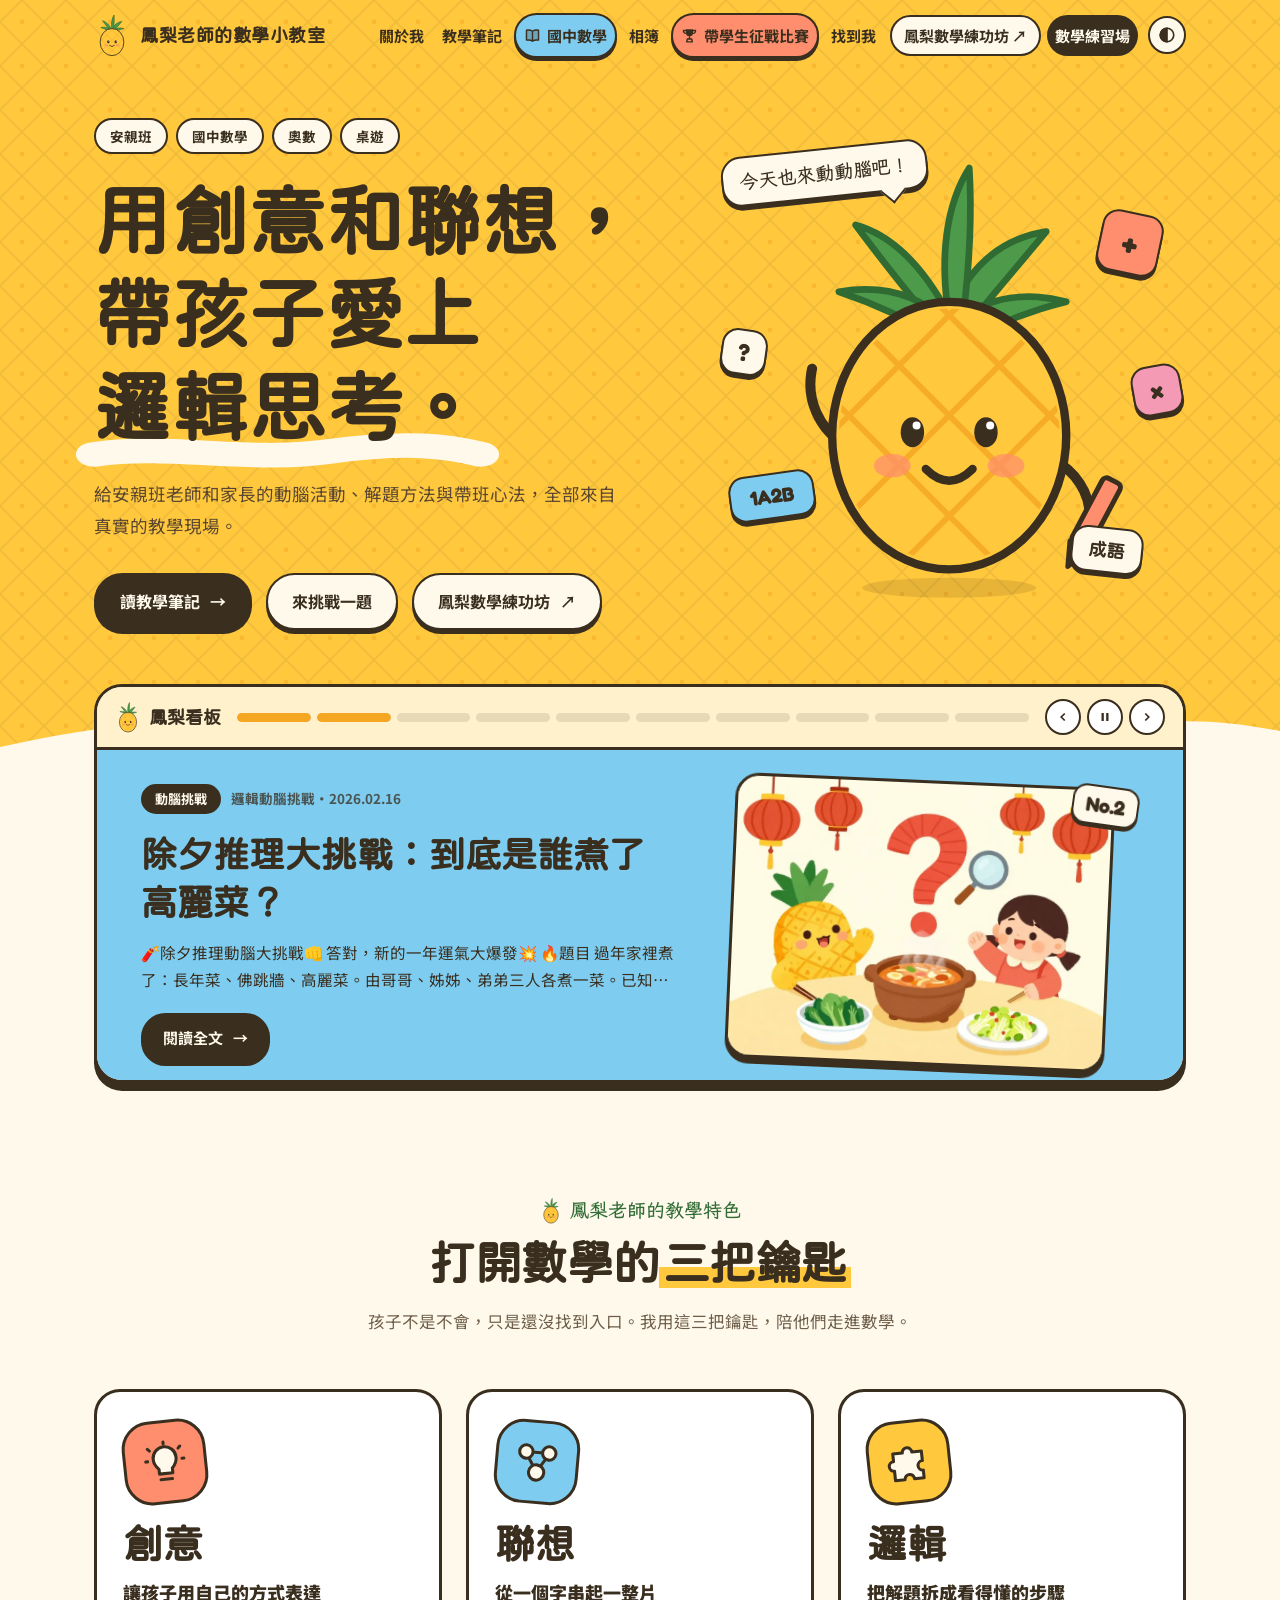
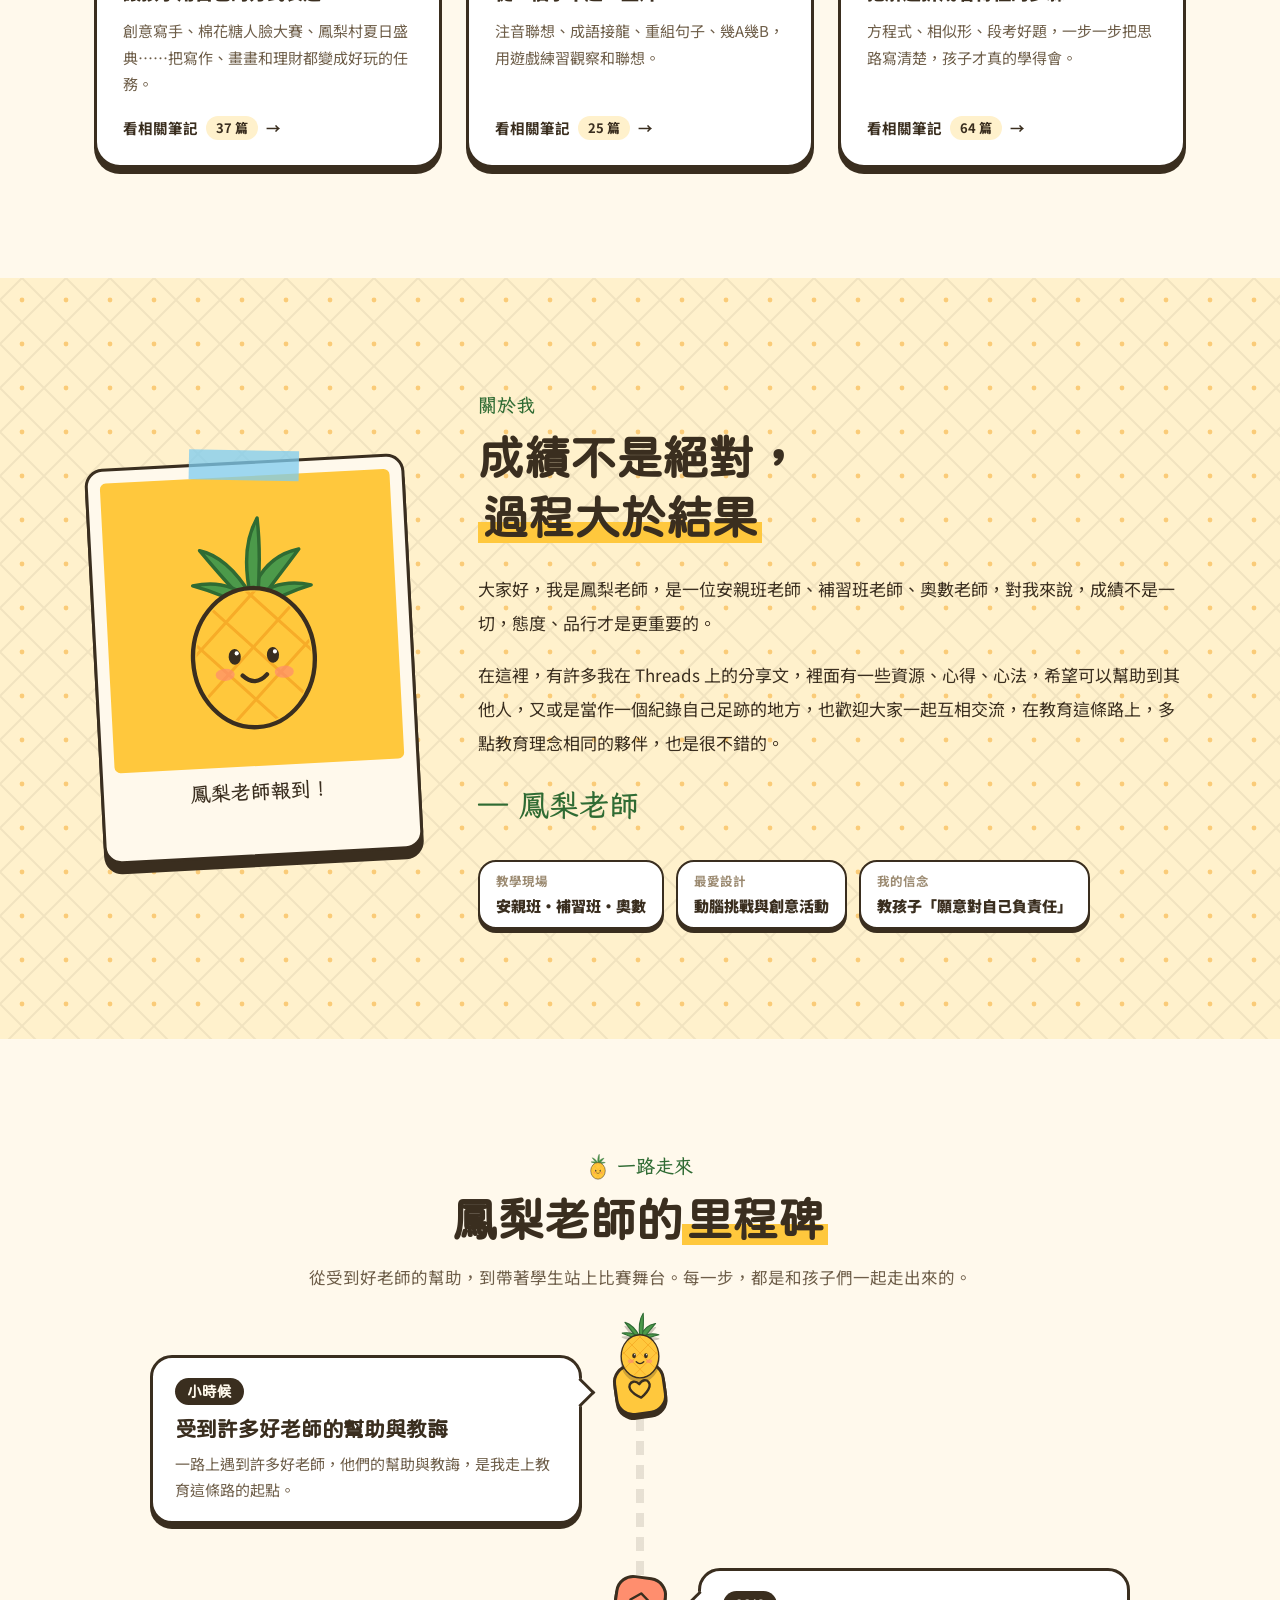
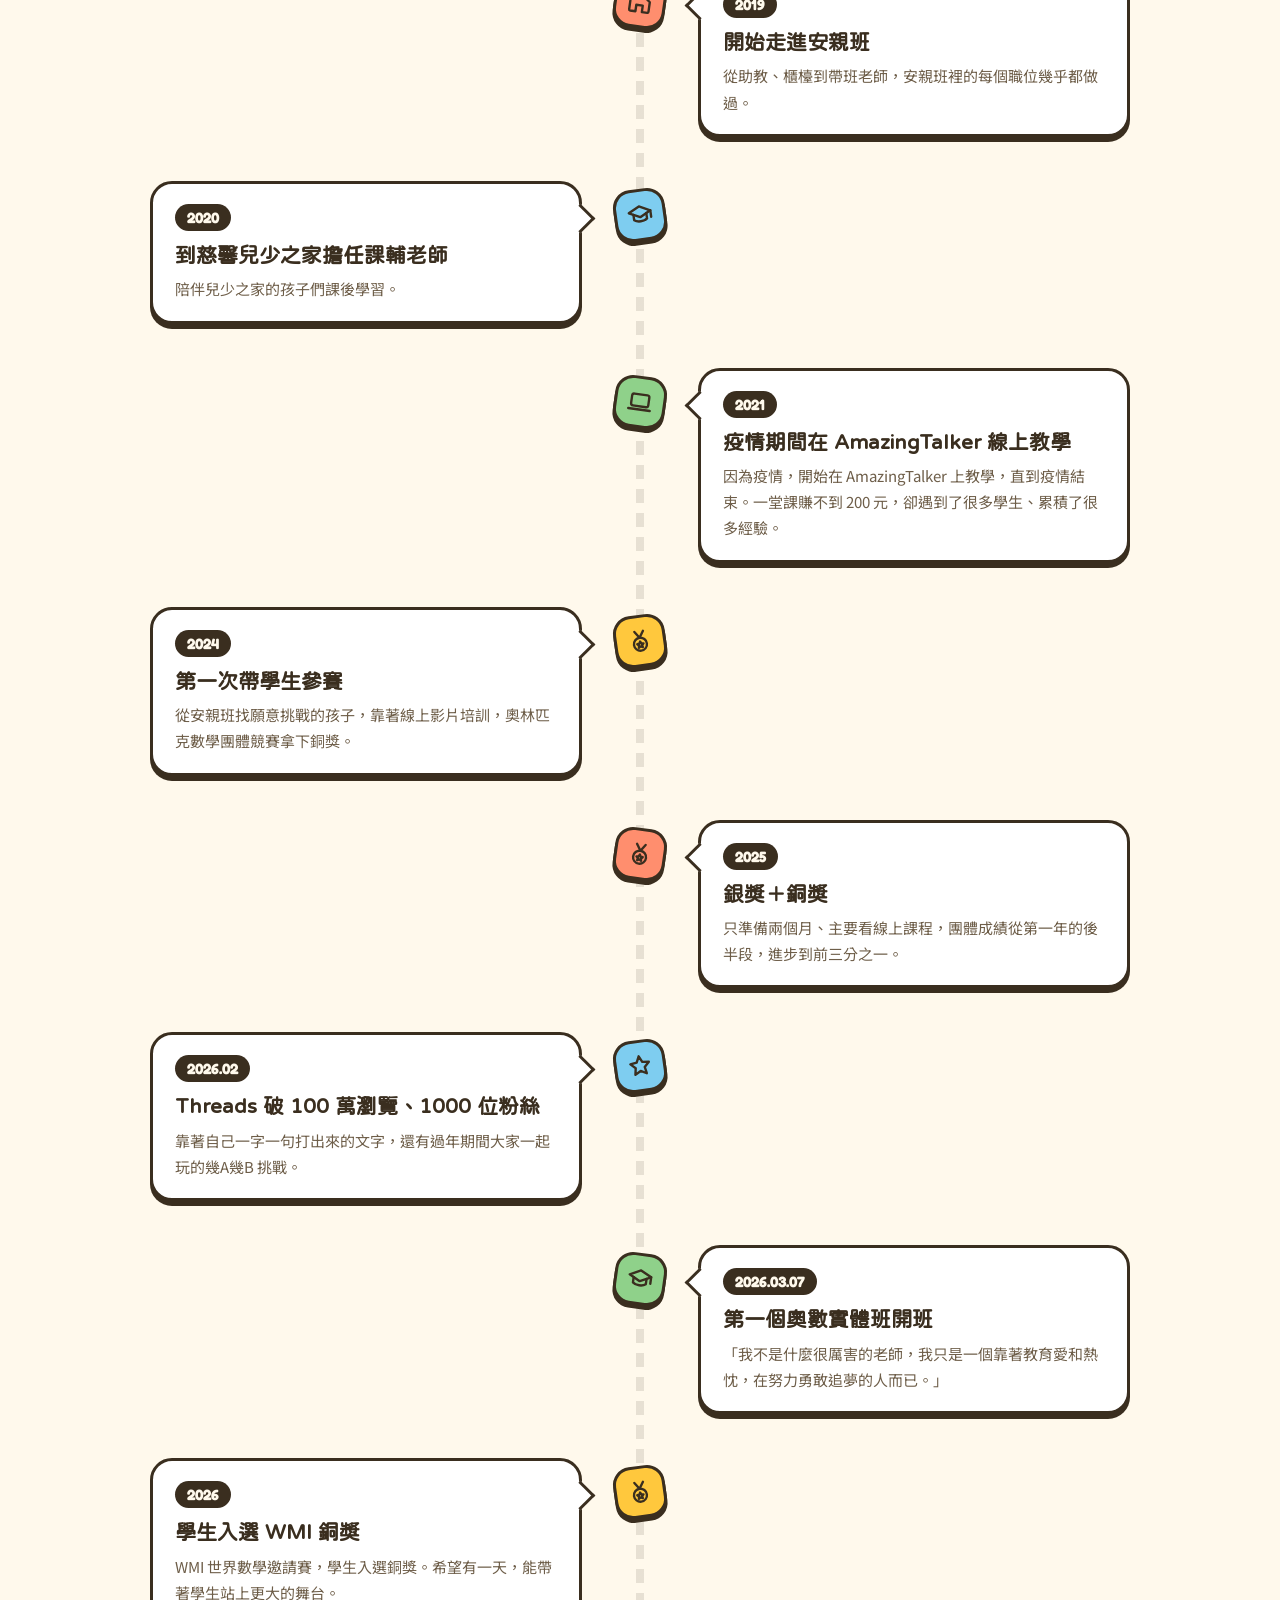
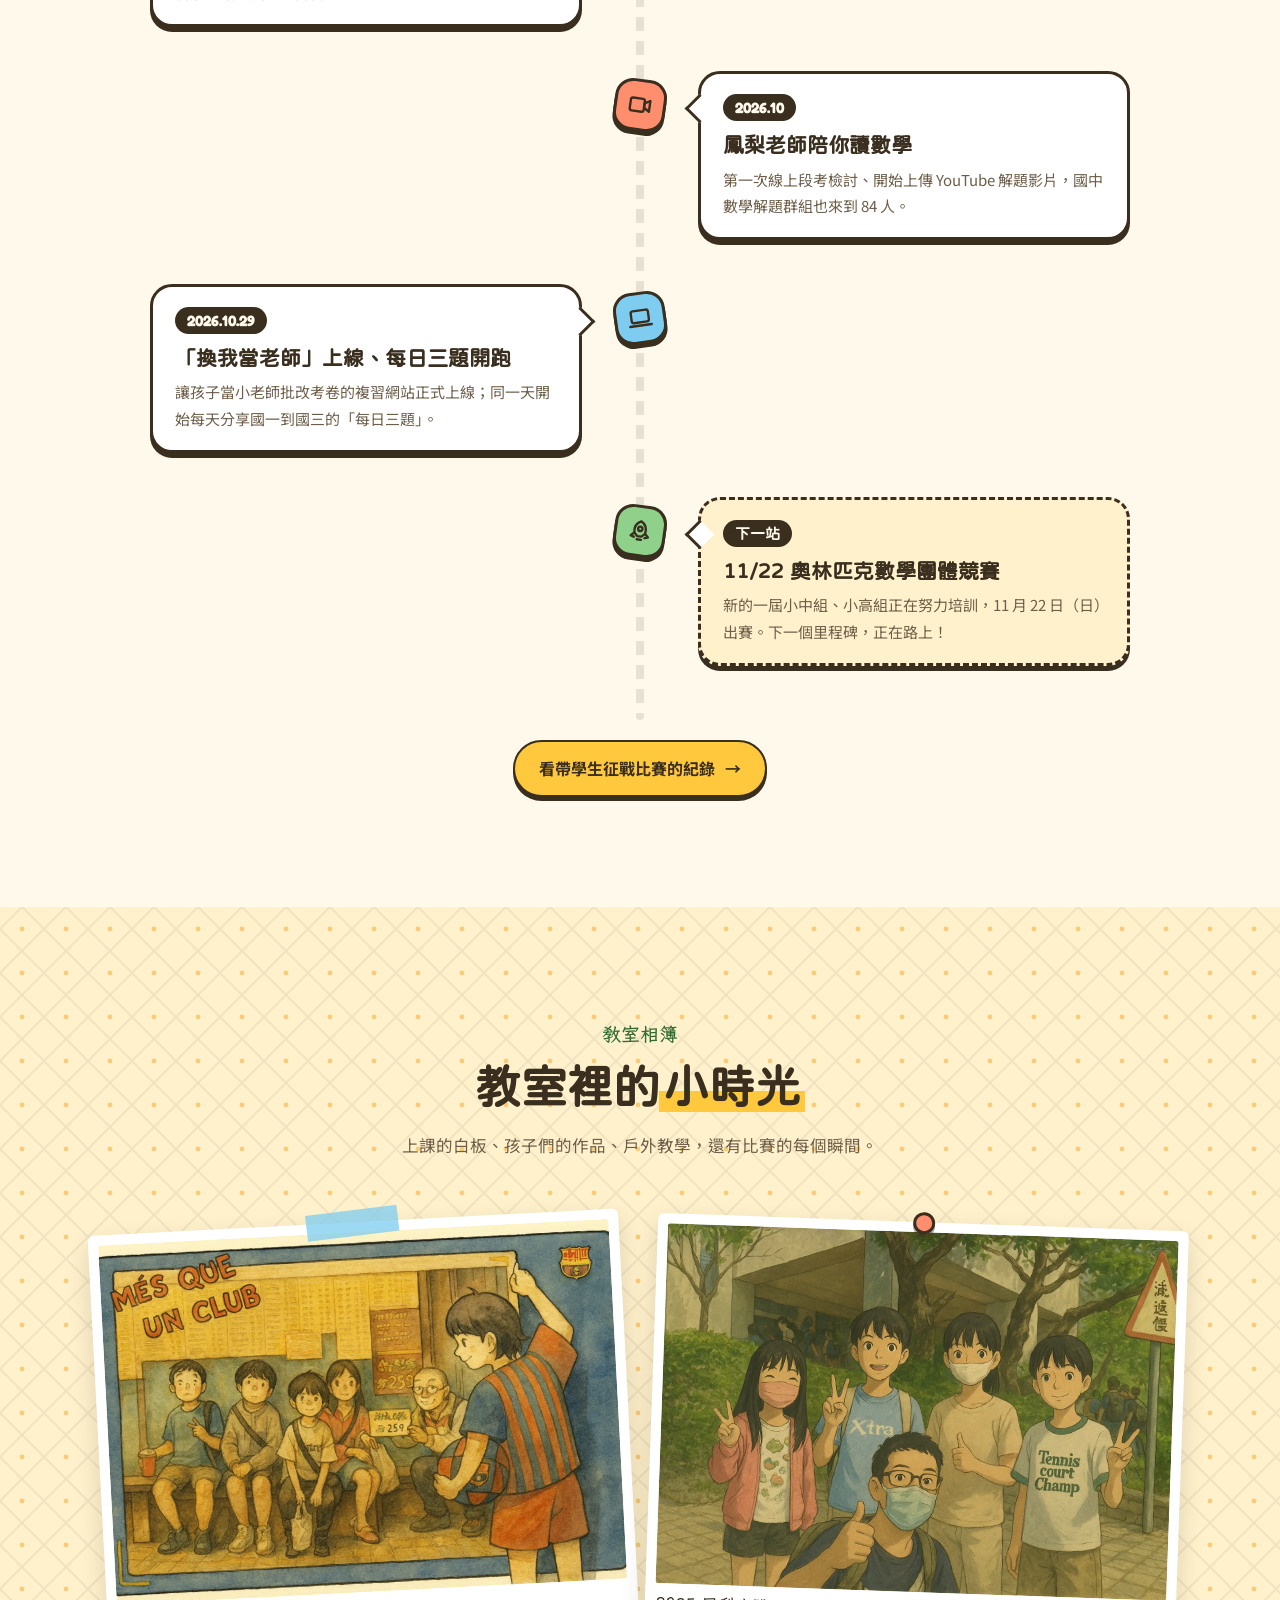
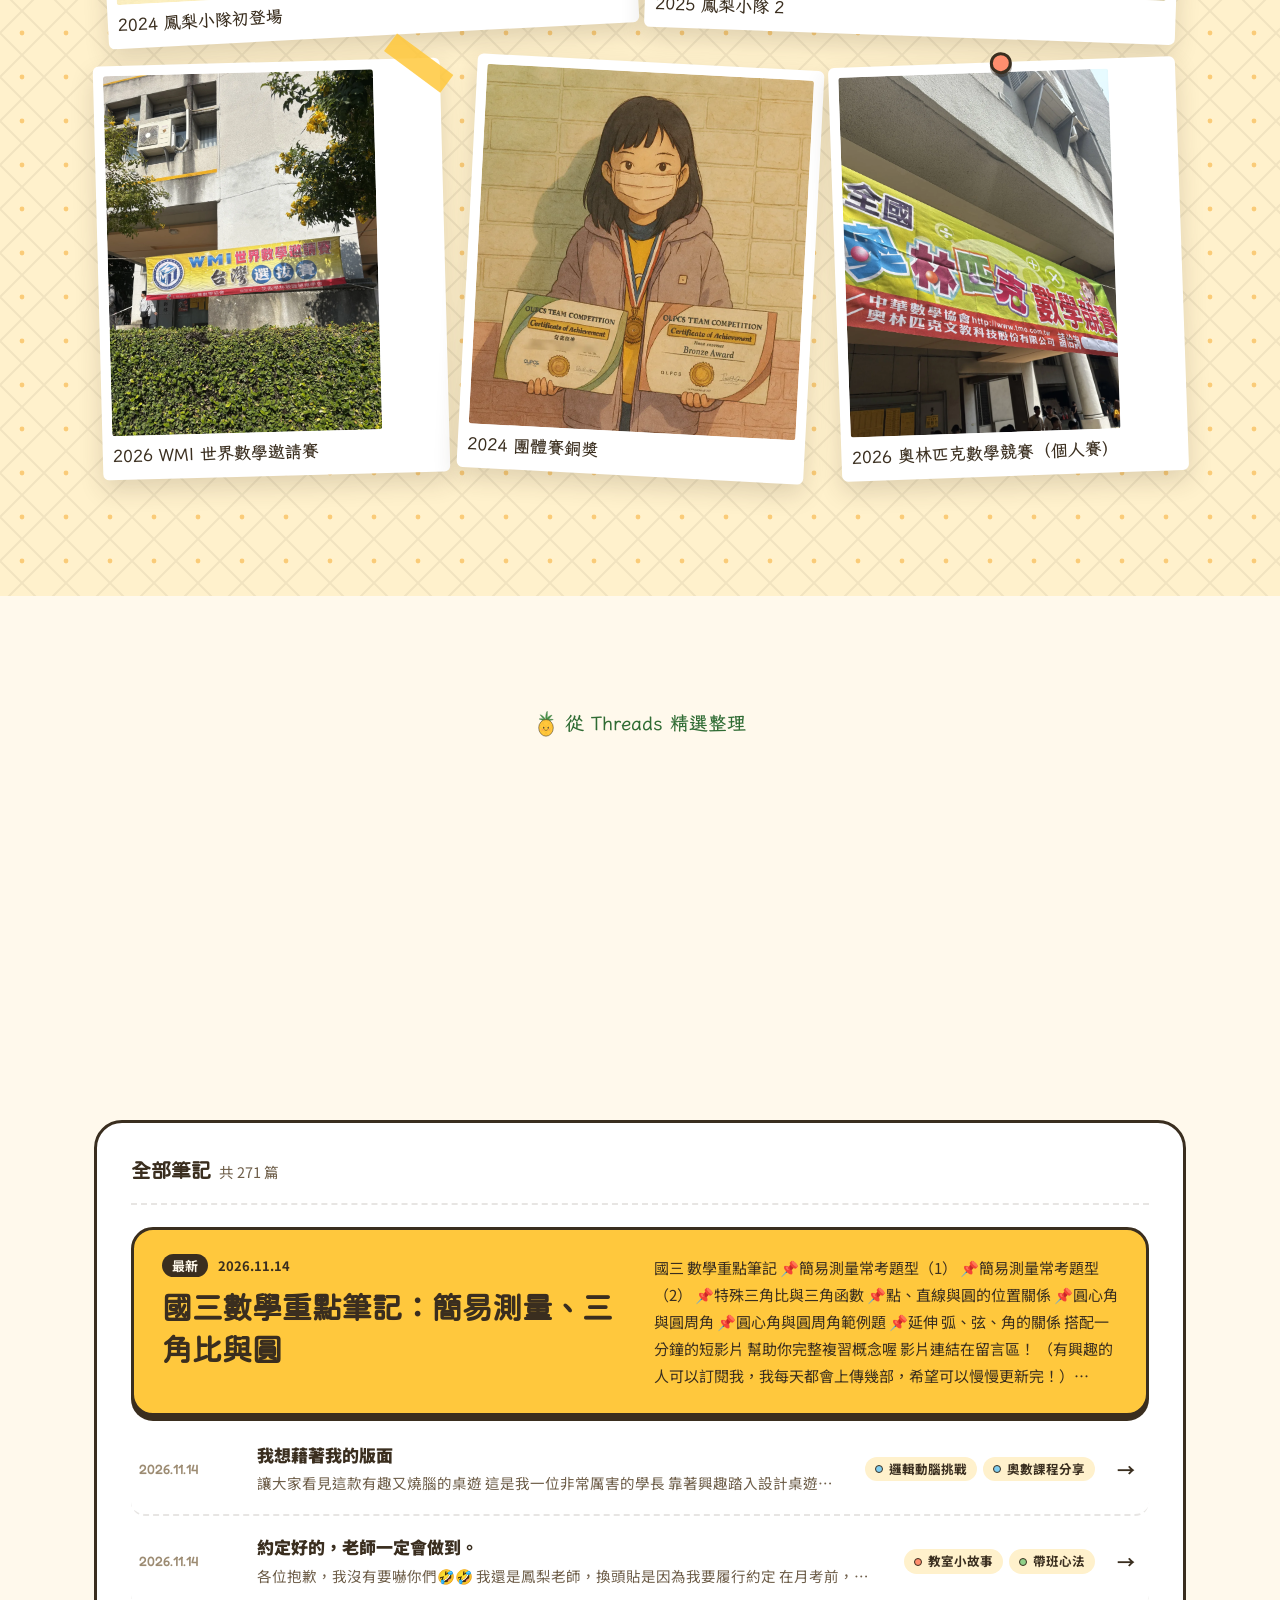
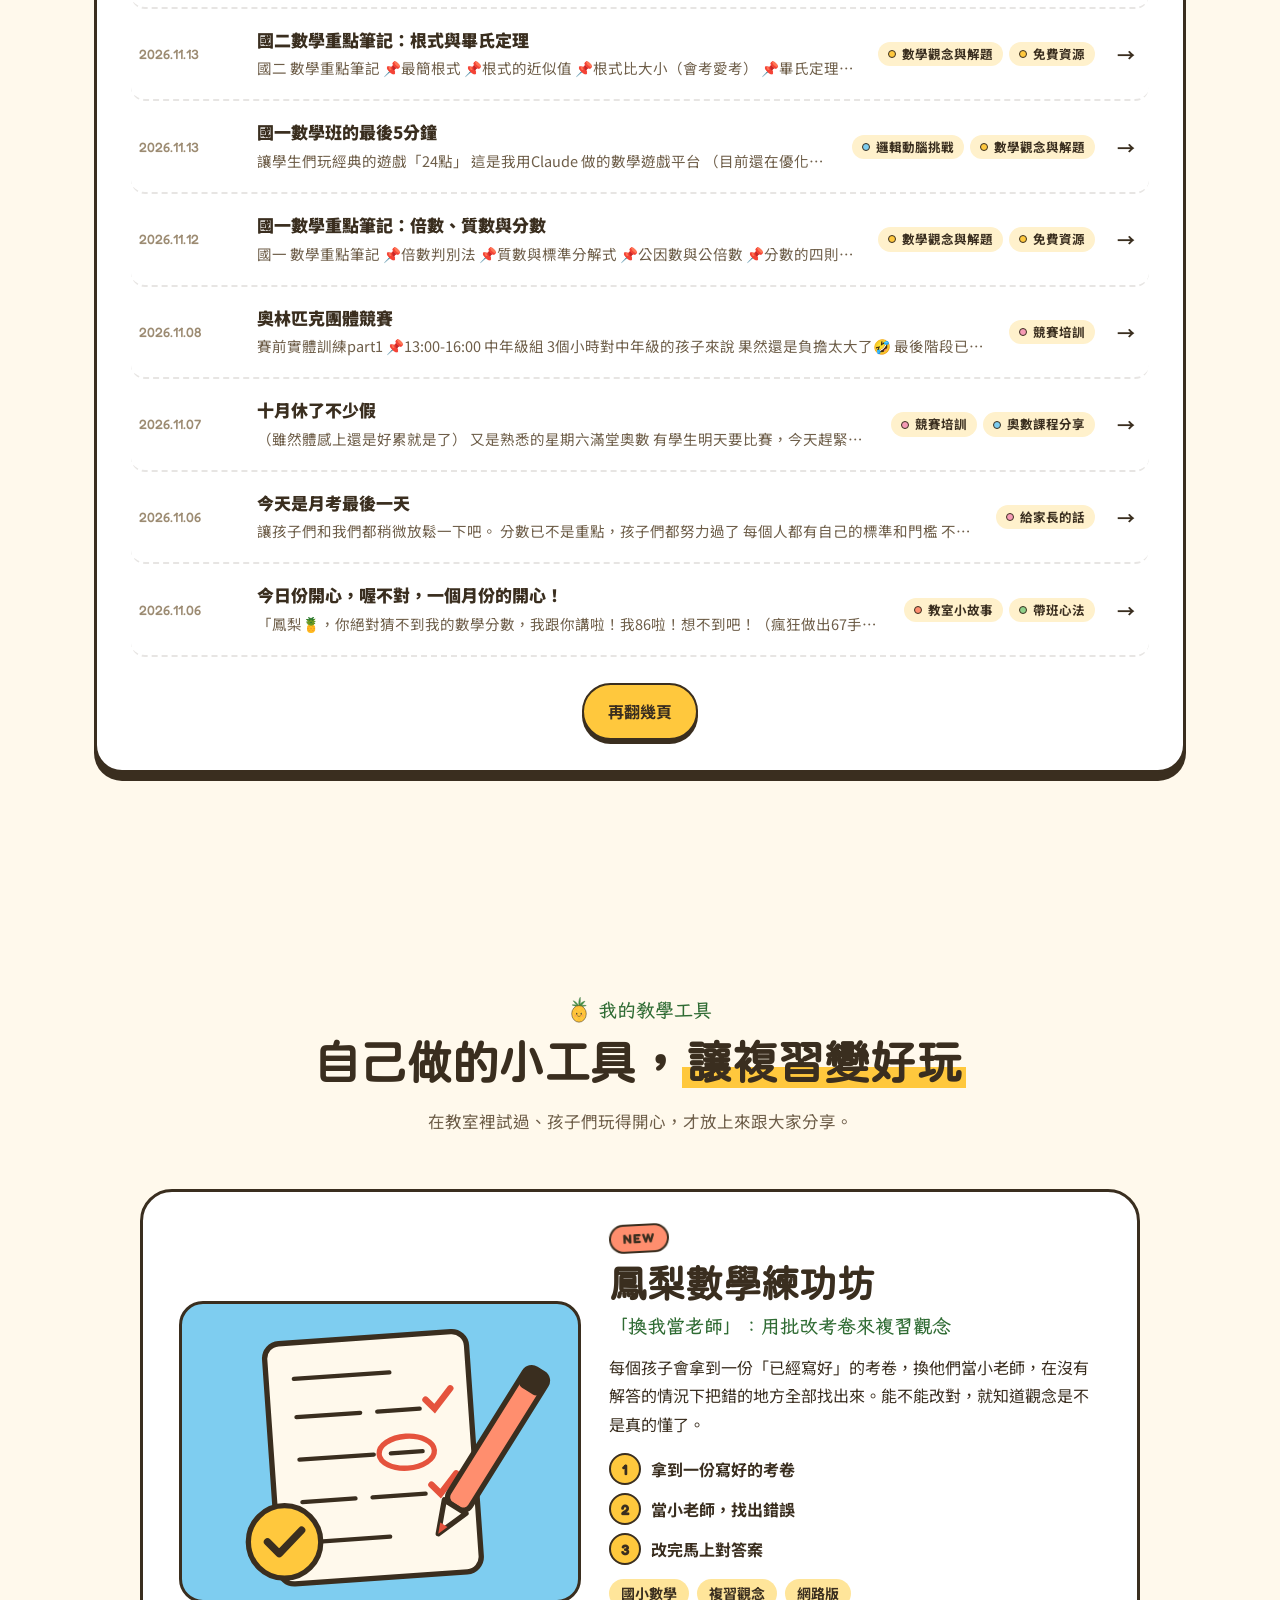
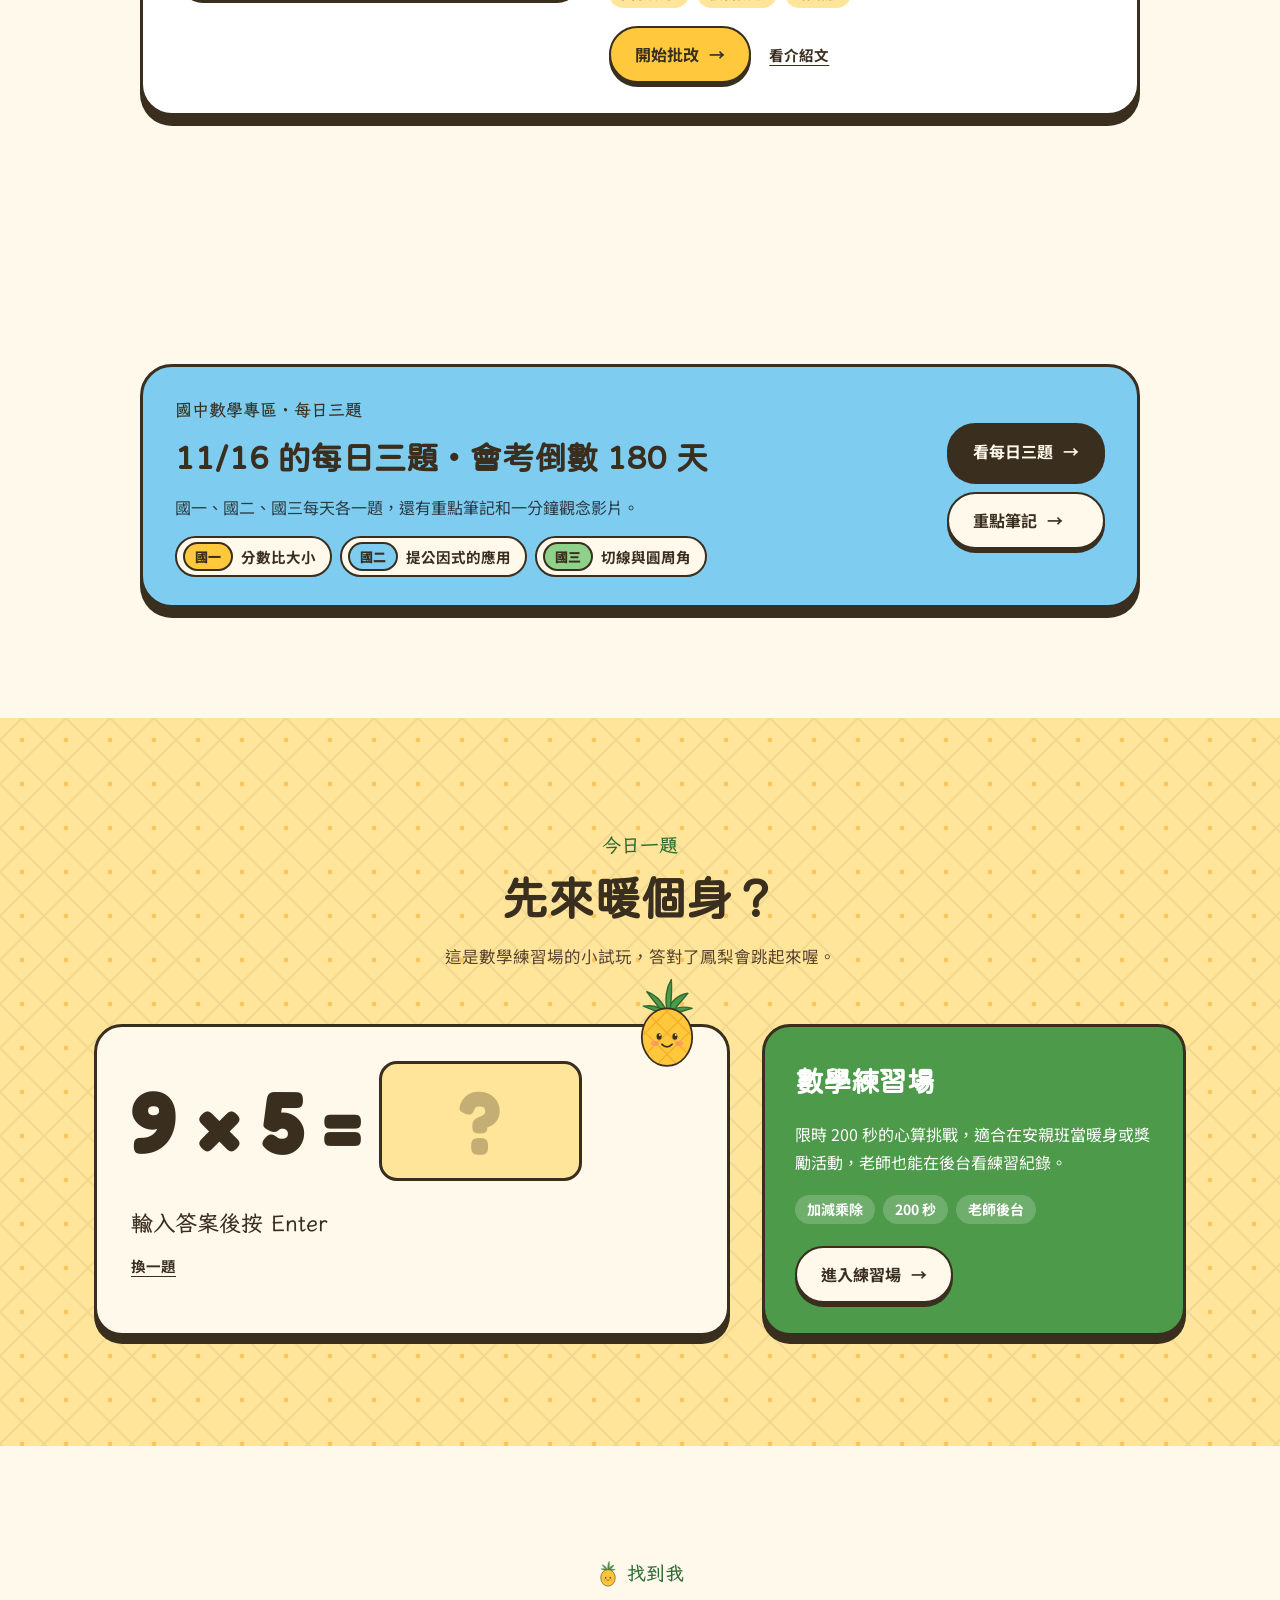
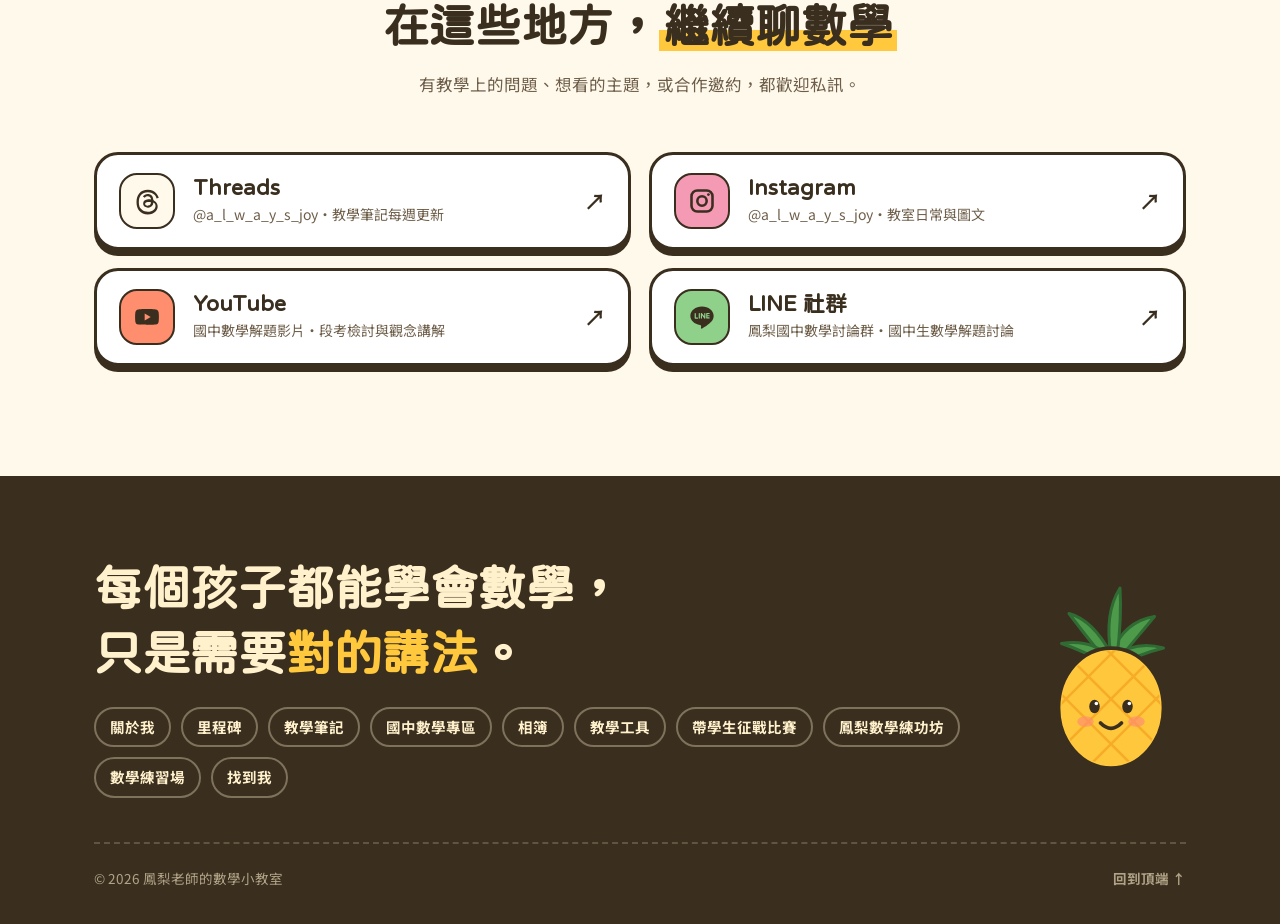
<file: index.html>
<!DOCTYPE html>
<html lang="zh-Hant">
<head>
<meta charset="UTF-8">
<meta name="viewport" content="width=device-width, initial-scale=1.0">
<title>鳳梨老師的數學小教室</title>
<meta name="description" content="給安親班老師和家長的動腦活動、解題方法與帶班心法：幾A幾B、成語挑戰、創意寫手、新聞閱讀測驗與國中數學解題。">
<meta property="og:title" content="鳳梨老師的數學小教室">
<meta property="og:description" content="用創意和聯想，帶孩子愛上邏輯思考。">
<meta name="theme-color" content="#FFC83D">
<link rel="canonical" href="https://pineapple-08081.github.io/pineapplemathweb/">
<meta property="og:type" content="website">
<meta property="og:site_name" content="鳳梨老師的數學小教室">
<meta property="og:url" content="https://pineapple-08081.github.io/pineapplemathweb/">
<meta property="og:image" content="https://pineapple-08081.github.io/pineapplemathweb/assets/featured/teacher-turn.webp">
<meta name="twitter:card" content="summary_large_image">
<link rel="icon" href="data:image/svg+xml,<svg xmlns=%22http://www.w3.org/2000/svg%22 viewBox=%220 0 32 32%22><path d=%22M16 11C14 7 11 5 8 4.5C10 8 12 10 14.5 12M16 11c0-4 .5-7 2-9.5c0 3.5-.3 6.5-.8 9.5M16 11.5c2.5-3 5-4.3 8-4.5c-2.5 2.2-4.5 4-6.5 5.5%22 fill=%22%234C9A4A%22/><ellipse cx=%2216%22 cy=%2221%22 rx=%229.5%22 ry=%2210%22 fill=%22%23FFC83D%22 stroke=%22%233A2E1F%22 stroke-width=%221.8%22/><circle cx=%2212.5%22 cy=%2220.5%22 r=%221.4%22 fill=%22%233A2E1F%22/><circle cx=%2219.5%22 cy=%2220.5%22 r=%221.4%22 fill=%22%233A2E1F%22/><path d=%22M13.5 24q2.5 2 5 0%22 stroke=%22%233A2E1F%22 stroke-width=%221.4%22 fill=%22none%22 stroke-linecap=%22round%22/></svg>">
<link rel="preconnect" href="https://fonts.googleapis.com">
<link rel="preconnect" href="https://fonts.gstatic.com" crossorigin>
<link href="https://fonts.googleapis.com/css2?family=Noto+Sans+TC:wght@400;500;700;900&family=LXGW+WenKai+TC:wght@400;700&family=Fredoka:wght@500;600;700&display=swap" rel="stylesheet">
<link href="https://fonts.googleapis.com/css2?family=Huninn&display=swap" rel="stylesheet">
<link rel="stylesheet" href="assets/site.css?v=2026.11.17-3">
<script>document.documentElement.classList.add('js');</script>
</head>
<body>

<!-- 鳳梨吉祥物（小圖共用） -->
<svg width="0" height="0" style="position:absolute" aria-hidden="true">
  <defs>
    <clipPath id="pineBody"><ellipse cx="100" cy="172" rx="66" ry="76"/></clipPath>
  </defs>
  <symbol id="pine" viewBox="0 0 200 260">
    <g fill="#4C9A4A" stroke="#2F6B33" stroke-width="4" stroke-linejoin="round">
      <path d="M100 100C84 70 66 52 44 46C62 70 76 88 92 106Z"/>
      <path d="M100 100C112 70 132 54 158 50C140 72 124 90 110 108Z"/>
      <path d="M100 102C94 66 98 34 112 12C114 44 112 72 108 104Z"/>
      <path d="M98 104C80 86 58 82 34 86C58 94 78 104 94 114Z"/>
      <path d="M104 104C124 88 148 86 170 92C146 98 126 106 110 116Z"/>
    </g>
    <ellipse cx="100" cy="172" rx="70" ry="80" fill="#FFC83D" stroke="#3A2E1F" stroke-width="5"/>
    <g clip-path="url(#pineBody)" stroke="#F5A623" stroke-width="3.5" opacity=".8">
      <path d="M0 120L160 280M30 90L190 250M60 60L220 220M90 30L250 190M-30 150L130 310"/>
      <path d="M200 120L40 280M170 90L10 250M140 60L-20 220M110 30L-50 190M230 150L70 310"/>
    </g>
    <ellipse cx="66" cy="190" rx="11" ry="7" fill="#FF8E6E" opacity=".7"/>
    <ellipse cx="134" cy="190" rx="11" ry="7" fill="#FF8E6E" opacity=".7"/>
    <ellipse cx="78" cy="170" rx="7" ry="9" fill="#3A2E1F"/>
    <ellipse cx="122" cy="170" rx="7" ry="9" fill="#3A2E1F"/>
    <circle cx="80.5" cy="166" r="2.4" fill="#fff"/>
    <circle cx="124.5" cy="166" r="2.4" fill="#fff"/>
    <path d="M86 192Q100 206 114 192" fill="none" stroke="#3A2E1F" stroke-width="5" stroke-linecap="round"/>
  </symbol>
</svg>

<header class="nav" id="nav">
  <div class="wrap">
    <a class="logo" href="#top" aria-label="回到頂端">
      <svg viewBox="0 0 200 260" aria-hidden="true"><use href="#pine"/></svg>
      <span id="navBrand">鳳梨老師的數學小教室</span>
    </a>
    <nav class="nav-right" aria-label="主選單">
      <div class="menu" id="menu">
        <a href="index.html#about">關於我</a>
        <a href="index.html#notes">教學筆記</a>
        <a class="junior-link" href="junior.html"><svg viewBox="0 0 24 24" aria-hidden="true"><path d="M12 6C10 4.5 7 4 3.5 4.5v14C7 18 10 18.5 12 20c2-1.5 5-2 8.5-1.5v-14C17 4 14 4.5 12 6z" fill="currentColor" opacity=".25"/><path d="M12 6C10 4.5 7 4 3.5 4.5v14C7 18 10 18.5 12 20c2-1.5 5-2 8.5-1.5v-14C17 4 14 4.5 12 6zM12 6v14" fill="none" stroke="currentColor" stroke-width="2" stroke-linejoin="round"/></svg>國中數學</a>
        <a href="index.html#album">相簿</a>
        <a class="contest-link" href="competitions.html"><svg viewBox="0 0 24 24" aria-hidden="true"><path d="M7 3h10v5a5 5 0 0 1-10 0z" fill="currentColor"/><path d="M7 5H3.5a3.5 3.5 0 0 0 3.8 4M17 5h3.5a3.5 3.5 0 0 1-3.8 4M12 13v4M8 21h8l-1-4H9z" fill="none" stroke="currentColor" stroke-width="2" stroke-linejoin="round"/></svg>帶學生征戰比賽</a>
        <a href="index.html#follow">找到我</a>
        <a class="cta cta-teacher" href="https://it-s-my-turn-to-be-teacher.web.app/" target="_blank" rel="noopener">鳳梨數學練功坊 <span aria-hidden="true">↗</span></a>
        <a class="cta" href="practice.html">數學練習場</a>
      </div>
      <button class="theme" id="themeBtn" type="button" aria-label="切換深淺色">
        <svg viewBox="0 0 24 24" fill="none" stroke="currentColor" stroke-width="2.2"><circle cx="12" cy="12" r="9"/><path d="M12 3a9 9 0 0 0 0 18z" fill="currentColor"/></svg>
      </button>
      <button class="menu-btn" id="menuBtn" type="button" aria-label="開啟選單" aria-expanded="false" aria-controls="menu">
        <span></span><span></span><span></span>
      </button>
    </nav>
  </div>
</header>

<main id="top">

  <!-- 主視覺 -->
  <section class="hero lattice" id="hero">
    <div class="wrap hero-grid">
      <div>
        <div class="chip-row">
          <span class="chip">安親班</span><span class="chip">國中數學</span><span class="chip">奧數</span><span class="chip">桌遊</span>
        </div>
        <h1 id="headline"></h1>
        <p class="lead reveal" style="--d:.6s" id="tagline"></p>
        <div class="actions reveal" style="--d:.75s">
          <a class="btn" href="#notes">讀教學筆記 <span class="arr">→</span></a>
          <a class="btn light" href="#daily">來挑戰一題</a>
          <a class="btn light" href="https://it-s-my-turn-to-be-teacher.web.app/" target="_blank" rel="noopener">鳳梨數學練功坊 <span class="arr">↗</span></a>
        </div>
      </div>
      <div class="mascot-stage">
        <span class="bubble pop" style="--d:1s" id="greeting">今天也來動動腦吧！</span>
        <svg class="mascot" id="heroMascot" viewBox="0 0 200 270" role="img" aria-label="鳳梨老師吉祥物">
          <g class="leaves" fill="#4C9A4A" stroke="#2F6B33" stroke-width="4" stroke-linejoin="round">
            <path d="M100 100C84 70 66 52 44 46C62 70 76 88 92 106Z"/>
            <path d="M100 100C112 70 132 54 158 50C140 72 124 90 110 108Z"/>
            <path d="M100 102C94 66 98 34 112 12C114 44 112 72 108 104Z"/>
            <path d="M98 104C80 86 58 82 34 86C58 94 78 104 94 114Z"/>
            <path d="M104 104C124 88 148 86 170 92C146 98 126 106 110 116Z"/>
          </g>
          <path class="wave" d="M38 178C22 168 14 150 18 132" fill="none" stroke="#3A2E1F" stroke-width="6" stroke-linecap="round"/>
          <path d="M162 186C176 194 184 206 184 220" fill="none" stroke="#3A2E1F" stroke-width="6" stroke-linecap="round"/>
          <g transform="rotate(28 186 222)"><rect x="180" y="196" width="12" height="44" rx="3" fill="#FF8E6E" stroke="#3A2E1F" stroke-width="3"/><path d="M180 240L186 254L192 240Z" fill="#FFE59A" stroke="#3A2E1F" stroke-width="3" stroke-linejoin="round"/></g>
          <ellipse cx="100" cy="172" rx="70" ry="80" fill="#FFC83D" stroke="#3A2E1F" stroke-width="5"/>
          <g clip-path="url(#pineBody)" stroke="#F5A623" stroke-width="3.5" opacity=".8">
            <path d="M0 120L160 280M30 90L190 250M60 60L220 220M90 30L250 190M-30 150L130 310"/>
            <path d="M200 120L40 280M170 90L10 250M140 60L-20 220M110 30L-50 190M230 150L70 310"/>
          </g>
          <ellipse cx="66" cy="190" rx="11" ry="7" fill="#FF8E6E" opacity=".7"/>
          <ellipse cx="134" cy="190" rx="11" ry="7" fill="#FF8E6E" opacity=".7"/>
          <g class="eye"><ellipse cx="78" cy="170" rx="7" ry="9" fill="#3A2E1F"/><circle cx="80.5" cy="166" r="2.4" fill="#fff"/></g>
          <g class="eye"><ellipse cx="122" cy="170" rx="7" ry="9" fill="#3A2E1F"/><circle cx="124.5" cy="166" r="2.4" fill="#fff"/></g>
          <path d="M86 192Q100 206 114 192" fill="none" stroke="#3A2E1F" stroke-width="5" stroke-linecap="round"/>
          <ellipse cx="100" cy="263" rx="52" ry="6" fill="#3A2E1F" opacity=".12"/>
        </svg>
        <span class="sticker s1 pop" style="--d:1.1s" aria-hidden="true"><b>+</b></span>
        <span class="sticker s2 pop" style="--d:1.2s" aria-hidden="true"><b>1A2B</b></span>
        <span class="sticker s3 pop" style="--d:1.3s" aria-hidden="true"><b>成語</b></span>
        <span class="sticker s4 pop" style="--d:1.4s" aria-hidden="true"><b>×</b></span>
        <span class="sticker s5 pop" style="--d:1.5s" aria-hidden="true"><b>?</b></span>
      </div>
    </div>
    <svg class="wave-edge" viewBox="0 0 1440 80" preserveAspectRatio="none" aria-hidden="true"><path d="M0 46C180 10 330 10 520 40S900 84 1100 50S1340 14 1440 30V80H0Z"/></svg>
  </section>

  <!-- 鳳梨看板：人氣貼文輪播 -->
  <section class="board" aria-label="鳳梨看板">
    <div class="wrap">
      <div class="board-card" id="board" aria-roledescription="carousel">
        <div class="board-top">
          <div class="board-title"><svg viewBox="0 0 200 260" aria-hidden="true"><use href="#pine"/></svg><span>鳳梨看板</span></div>
          <div class="bars" id="bars" role="tablist" aria-label="選擇看板"></div>
          <div class="board-ctrl">
            <button type="button" id="bPrev" aria-label="上一則"><svg viewBox="0 0 24 24" fill="none" stroke="currentColor" stroke-width="3"><path d="M15 18l-6-6 6-6"/></svg></button>
            <button type="button" id="bPause" aria-label="暫停輪播"></button>
            <button type="button" id="bNext" aria-label="下一則"><svg viewBox="0 0 24 24" fill="none" stroke="currentColor" stroke-width="3"><path d="M9 18l6-6-6-6"/></svg></button>
          </div>
        </div>
        <div class="stage" id="stage"></div>
      </div>
    </div>
  </section>

  <!-- 三把鑰匙：創意、聯想、邏輯 -->
  <section class="sec" id="keys">
    <div class="wrap">
      <div class="sec-head">
        <div class="tag reveal"><svg viewBox="0 0 200 260" aria-hidden="true"><use href="#pine"/></svg>鳳梨老師的教學特色</div>
        <h2 class="reveal" style="--d:.1s">打開數學的<em>三把鑰匙</em></h2>
        <p class="reveal" style="--d:.2s">孩子不是不會，只是還沒找到入口。我用這三把鑰匙，陪他們走進數學。</p>
      </div>
      <div class="keys" id="keysGrid"></div>
    </div>
  </section>

  <!-- 關於我 -->
  <section class="about sec lattice" id="about">
    <div class="wrap about-grid">
      <figure class="polaroid reveal">
        <span class="tape" aria-hidden="true"></span>
        <div class="ph" id="portrait"><svg viewBox="0 0 200 260" aria-hidden="true"><use href="#pine"/></svg></div>
        <figcaption class="cap">鳳梨老師報到！</figcaption>
      </figure>
      <div class="letter">
        <div class="sec-head">
          <div class="tag reveal">關於我</div>
          <h2 class="reveal" style="--d:.1s" id="aboutTitle">成績不是絕對，<br><em>過程大於結果</em></h2>
        </div>
        <div id="aboutText"></div>
        <div class="sign reveal" id="sign">— 鳳梨老師</div>
        <dl class="facts reveal" id="facts"></dl>
      </div>
    </div>
  </section>

  <!-- 里程碑 -->
  <section class="sec" id="milestones">
    <div class="wrap">
      <div class="sec-head">
        <div class="tag reveal"><svg viewBox="0 0 200 260" aria-hidden="true"><use href="#pine"/></svg>一路走來</div>
        <h2 class="reveal" style="--d:.1s">鳳梨老師的<em>里程碑</em></h2>
        <p class="reveal" style="--d:.2s">從受到好老師的幫助，到帶著學生站上比賽舞台。每一步，都是和孩子們一起走出來的。</p>
      </div>
      <div class="road" id="road">
        <div class="road-track" aria-hidden="true"><i id="roadFill"></i></div>
        <svg class="road-pine" id="roadPine" viewBox="0 0 200 260" aria-hidden="true"><use href="#pine"/></svg>
        <ol class="road-list" id="roadList"></ol>
      </div>
      <div class="road-cta reveal"><a class="btn yellow" href="competitions.html">看帶學生征戰比賽的紀錄 <span class="arr">→</span></a></div>
    </div>
  </section>

  <!-- 教室相簿 -->
  <section class="album sec lattice" id="album">
    <div class="wrap">
      <div class="sec-head">
        <div class="tag reveal">教室相簿</div>
        <h2 class="reveal" style="--d:.1s">教室裡的<em>小時光</em></h2>
        <p class="reveal" style="--d:.2s">上課的白板、孩子們的作品、戶外教學，還有比賽的每個瞬間。</p>
      </div>
      <div class="gallery" id="gallery"></div>
      <p class="gallery-note" id="galleryNote" hidden>照片整理中，很快就會貼上來！</p>
    </div>
  </section>

  <!-- 教學筆記 -->
  <section class="sec" id="notes">
    <div class="wrap">
      <div class="sec-head">
        <div class="tag reveal"><svg viewBox="0 0 200 260" aria-hidden="true"><use href="#pine"/></svg>從 Threads 精選整理</div>
        <h2 class="reveal" style="--d:.1s">鳳梨老師的<em>教學筆記</em></h2>
        <p class="reveal" style="--d:.2s">挑出對安親班老師和家長最有幫助的分享，依主題分好類。看到有用的，歡迎轉給同事和朋友。</p>
      </div>
      <div class="tools reveal">
        <div class="tabs" id="tabs" role="tablist" aria-label="文章主題"></div>
        <label class="search">
          <svg viewBox="0 0 24 24" fill="none" stroke="currentColor" stroke-width="2.4"><circle cx="11" cy="11" r="7"/><path d="M20 20l-4-4"/></svg>
          <input id="q" type="search" placeholder="搜尋：幾A幾B、雕字、方程式…" aria-label="搜尋文章">
        </label>
      </div>
      <div class="notebook reveal">
        <div class="cat-desc" id="catDesc"></div>
        <div class="list" id="list" aria-live="polite"></div>
        <div class="more-wrap"><button class="btn yellow" id="moreBtn" type="button" hidden>再翻幾頁</button></div>
      </div>
    </div>
  </section>

  <!-- 教學工具 -->
  <section class="sec" id="tools">
    <div class="wrap">
      <div class="sec-head">
        <div class="tag reveal"><svg viewBox="0 0 200 260" aria-hidden="true"><use href="#pine"/></svg>我的教學工具</div>
        <h2 class="reveal" style="--d:.1s">自己做的小工具，<em>讓複習變好玩</em></h2>
        <p class="reveal" style="--d:.2s">在教室裡試過、孩子們玩得開心，才放上來跟大家分享。</p>
      </div>
      <div id="toolsList"></div>
    </div>
  </section>

  <!-- 國中數學專區入口 -->
  <section class="sec" id="junior" aria-label="國中數學專區">
    <div class="wrap">
      <div class="j-teaser reveal">
        <div>
          <span class="kicker">國中數學專區・每日三題</span>
          <h3 id="jtTitle">每天學一點，會考不慌</h3>
          <p>國一、國二、國三每天各一題，還有重點筆記和一分鐘觀念影片。</p>
          <ul class="jt-list" id="jtList"></ul>
        </div>
        <div class="jt-actions">
          <a class="btn" href="junior.html#daily">看每日三題 <span class="arr">→</span></a>
          <a class="btn light" href="junior.html#notes">重點筆記 <span class="arr">→</span></a>
        </div>
      </div>
    </div>
  </section>

  <!-- 今日一題 -->
  <section class="daily sec lattice" id="daily">
    <div class="wrap">
      <div class="sec-head">
        <div class="tag reveal">今日一題</div>
        <h2 class="reveal" style="--d:.1s">先來暖個身？</h2>
        <p class="reveal" style="--d:.2s">這是數學練習場的小試玩，答對了鳳梨會跳起來喔。</p>
      </div>
      <div class="daily-grid">
        <div class="q-card reveal" style="--d:.1s">
          <svg class="mini" id="miniMascot" aria-hidden="true" viewBox="0 0 200 260"><use href="#pine"/></svg>
          <form class="q" id="qForm" autocomplete="off">
            <span id="qText">7 × 8</span><span>=</span>
            <input id="qInput" type="number" inputmode="numeric" placeholder="?" aria-label="輸入答案">
          </form>
          <div class="q-msg" id="qMsg" role="status">輸入答案後按 Enter</div>
          <button class="text-btn" id="qNext" type="button">換一題</button>
        </div>
        <div class="side-card reveal" style="--d:.2s">
          <h3>數學練習場</h3>
          <p>限時 200 秒的心算挑戰，適合在安親班當暖身或獎勵活動，老師也能在後台看練習紀錄。</p>
          <ul><li>加減乘除</li><li>200 秒</li><li>老師後台</li></ul>
          <a class="btn light" href="practice.html">進入練習場 <span class="arr">→</span></a>
        </div>
      </div>
    </div>
  </section>

  <!-- 找到我 -->
  <section class="sec" id="follow">
    <div class="wrap">
      <div class="sec-head">
        <div class="tag reveal"><svg viewBox="0 0 200 260" aria-hidden="true"><use href="#pine"/></svg>找到我</div>
        <h2 class="reveal" style="--d:.1s">在這些地方，<em>繼續聊數學</em></h2>
        <p class="reveal" style="--d:.2s">有教學上的問題、想看的主題，或合作邀約，都歡迎私訊。</p>
      </div>
      <div class="follow-grid" id="followGrid"></div>
    </div>
  </section>

</main>

<footer>
  <div class="wrap">
    <div class="foot-top">
      <div>
        <p class="big reveal">每個孩子都能學會數學，<br>只是需要<em>對的講法</em>。</p>
        <nav class="foot-links" aria-label="頁尾選單">
          <a href="index.html#about">關於我</a><a href="index.html#milestones">里程碑</a><a href="index.html#notes">教學筆記</a><a href="junior.html">國中數學專區</a><a href="index.html#album">相簿</a><a href="index.html#tools">教學工具</a><a href="competitions.html">帶學生征戰比賽</a><a href="https://it-s-my-turn-to-be-teacher.web.app/" target="_blank" rel="noopener">鳳梨數學練功坊</a><a href="practice.html">數學練習場</a><a href="index.html#follow">找到我</a>
        </nav>
      </div>
      <svg class="foot-mascot" aria-hidden="true" viewBox="0 0 200 260"><use href="#pine"/></svg>
    </div>
    <div class="foot-bot">
      <span>© <span id="year"></span> <span id="footBrand">鳳梨老師的數學小教室</span></span>
      <button class="to-top" type="button" id="toTop">回到頂端 ↑</button>
    </div>
  </div>
</footer>

<dialog class="reader" id="reader" aria-labelledby="rTitle">
  <div class="reader-in">
    <div class="reader-bar" id="rBar">
      <div class="reader-nav">
        <button class="icon-btn" id="rPrev" type="button" aria-label="上一篇"><svg viewBox="0 0 24 24" fill="none" stroke="currentColor" stroke-width="3"><path d="M15 18l-6-6 6-6"/></svg></button>
        <button class="icon-btn" id="rNext" type="button" aria-label="下一篇"><svg viewBox="0 0 24 24" fill="none" stroke="currentColor" stroke-width="3"><path d="M9 18l6-6-6-6"/></svg></button>
      </div>
      <button class="icon-btn" id="rClose" type="button" aria-label="關閉"><svg viewBox="0 0 24 24" fill="none" stroke="currentColor" stroke-width="3"><path d="M6 6l12 12M18 6L6 18"/></svg></button>
    </div>
    <div class="reader-body" id="rBody">
      <img class="reader-art" id="rArt" alt="" hidden>
      <div class="k" id="rMeta"></div>
      <h3 id="rTitle"></h3>
      <div class="text" id="rText"></div>
      <p class="img-note" id="rImg" hidden></p>
      <div class="reader-tags" id="rTags"></div>
    </div>
    <div class="reader-foot">
      <a class="btn yellow" id="rOrig" target="_blank" rel="noopener">到 Threads 看更多 <span class="arr">↗</span></a>
      <button class="text-btn" id="rShare" type="button">複製這篇的連結</button>
    </div>
  </div>
</dialog>

<script src="data/site.js?v=2026.11.17-3"></script>
<script src="assets/common.js?v=2026.11.17-3"></script>
<script src="data/articles.js?v=2026.11.17-3"></script>
<script src="data/daily.js?v=2026.11.17-3"></script>
<script>
(function(){
  const SITE = window.SITE || {};
  const CATS = SITE.categories || [];
  const PAGE = 10;
  const SLIDE_MS = 5000;
  const reduce = matchMedia('(prefers-reduced-motion: reduce)').matches;
  const $ = id => document.getElementById(id);
  const esc = s => String(s ?? '').replace(/[&<>"']/g, c => ({'&':'&amp;','<':'&lt;','>':'&gt;','"':'&quot;',"'":'&#39;'}[c]));
  const catById = Object.fromEntries(CATS.map(c => [c.id, c]));
  const fmtDate = d => d ? d.replace(/-/g, '.') : '';
  const pineUse = '<svg viewBox="0 0 200 260" aria-hidden="true"><use href="#pine"/></svg>';

  const articles = (window.ARTICLES || []).map((a, i) => {
    const text = String(a.text || '').trim();
    const firstLine = text.split('\n').find(l => l.trim()) || '（無標題）';
    const title = (a.title || firstLine).trim();
    const body = a.title ? text : text.slice(text.indexOf(firstLine) + firstLine.length).trim();
    return {
      ...a, text, body: body || text,
      id: String(a.id || 'a' + i),
      title: title.length > 48 ? title.slice(0, 48) + '…' : title,
      tags: (a.tags || []).filter(t => catById[t]),
      date: a.date || ''
    };
  });
  const byId = Object.fromEntries(articles.map(a => [a.id, a]));
  const colorOf = a => (catById[a.tags[0]] || {}).color || 'yellow';
  const countFor = tag => tag === 'all' ? articles.length : articles.filter(a => a.tags.includes(tag)).length;
  const dot = c => `<span class="dot" data-c="${c || 'yellow'}"></span>`;

  /* ---------- 文字內容 ---------- */
  if (SITE.brand){
    $('navBrand').textContent = $('footBrand').textContent = SITE.brand;
    document.title = SITE.brand;
  }
  const lines = SITE.headline || [];
  $('headline').innerHTML = lines.map((l, i) => {
    const txt = i === lines.length - 1
      ? `<span class="mark">${esc(l)}<svg viewBox="0 0 100 10" preserveAspectRatio="none" aria-hidden="true"><path pathLength="1" d="M2 6C20 2 40 9 60 5S90 3 98 6"/></svg></span>`
      : esc(l);
    return `<span class="ln" style="--d:${.15 + i * .12}s">${txt}</span>`;
  }).join('');
  $('tagline').textContent = SITE.tagline || '';
  if (SITE.greeting) $('greeting').textContent = SITE.greeting;
  if (SITE.aboutTitle && SITE.aboutTitle.length){
    const t = SITE.aboutTitle;
    $('aboutTitle').innerHTML = t.map((l, i) => i === t.length - 1 && t.length > 1 ? `<em>${esc(l)}</em>` : esc(l)).join('<br>');
  }
  $('aboutText').innerHTML = (SITE.about || []).map((p, i) => `<p class="reveal" style="--d:${i * .08}s">${esc(p)}</p>`).join('');
  $('sign').textContent = '— ' + (SITE.teacherName || '鳳梨老師');
  $('facts').innerHTML = (SITE.facts || []).map(f => `<div class="fact"><dt>${esc(f.label)}</dt><dd>${esc(f.value)}</dd></div>`).join('');
  if (SITE.avatar) $('portrait').innerHTML = `<img src="${esc(SITE.avatar)}" alt="${esc(SITE.teacherName || '')}">`;
  $('year').textContent = new Date().getFullYear();

  /* ---------- 三把鑰匙 ---------- */
  const KEY_ICONS = [
    // 創意：燈泡
    '<svg viewBox="0 0 48 48" fill="none" stroke="#3A2E1F" stroke-width="3.2" stroke-linecap="round" stroke-linejoin="round"><path d="M17 31c-3-3-5-6-5-11a12 12 0 0 1 24 0c0 5-2 8-5 11v5H17z" fill="#FFF9EC"/><path d="M18 42h12M24 5V3M9 11L7 9M39 11l2-2M6 22H4M44 22h-2"/></svg>',
    // 聯想：串起來的泡泡
    '<svg viewBox="0 0 48 48" fill="none" stroke="#3A2E1F" stroke-width="3.2" stroke-linecap="round"><path d="M18 14h12M15 20l5 8M33 20l-5 8"/><circle cx="12" cy="14" r="7" fill="#FFF9EC"/><circle cx="36" cy="14" r="7" fill="#FFF9EC"/><circle cx="24" cy="35" r="8" fill="#FFF9EC"/></svg>',
    // 邏輯：拼圖
    '<svg viewBox="0 0 48 48" fill="none" stroke="#3A2E1F" stroke-width="3.2" stroke-linejoin="round"><path d="M8 14h10a5 5 0 1 1 10 0h10v10a5 5 0 1 0 0 10v8H28a5 5 0 1 0-10 0H8V32a5 5 0 1 1 0-10z" fill="#FFF9EC"/></svg>'
  ];
  $('keysGrid').innerHTML = (SITE.pillars || []).map((p, i) => `
    <button class="key reveal" style="--d:${i * .12}s" type="button" data-tag="${esc(p.tag)}">
      <span class="blob">${KEY_ICONS[i % 3]}</span>
      <span class="k">${esc(p.key || '')}</span>
      <h3>${esc(p.title)}</h3>
      <p>${esc(p.text)}</p>
      <span class="go">看相關筆記 <span class="c">${countFor(p.tag)} 篇</span><span class="arr">→</span></span>
    </button>`).join('');
  $('keysGrid').addEventListener('click', e => {
    const b = e.target.closest('.key');
    if (!b) return;
    setTag(b.dataset.tag);
    $('notes').scrollIntoView({ behavior: reduce ? 'auto' : 'smooth' });
  });

  /* ---------- 教學工具 ---------- */
  // 考卷插圖：紅筆圈出錯誤、打勾
  const PAPER_ART = `<svg class="paper-art" viewBox="0 0 320 260" aria-hidden="true">
    <rect x="58" y="22" width="190" height="226" rx="14" fill="#FFF9EC" stroke="#3A2E1F" stroke-width="5" transform="rotate(-4 153 135)"/>
    <g transform="rotate(-4 153 135)" stroke="#3A2E1F" stroke-width="4" stroke-linecap="round" fill="none">
      <path d="M84 56h90"/><path d="M84 92h60M160 92h40"/><path d="M84 132h70M170 132h30"/><path d="M84 172h50M150 172h50"/><path d="M84 210h80"/>
      <path d="M206 84l8 9 16-18" stroke="#E5533D" stroke-width="6"/>
      <ellipse cx="185" cy="132" rx="26" ry="15" stroke="#E5533D" stroke-width="5"/>
      <path d="M206 164l8 9 16-18" stroke="#E5533D" stroke-width="6"/>
    </g>
    <g transform="rotate(32 262 130)">
      <rect x="250" y="40" width="24" height="150" rx="8" fill="#FF8E6E" stroke="#3A2E1F" stroke-width="5"/>
      <path d="M250 190l12 30 12-30z" fill="#FFF9EC" stroke="#3A2E1F" stroke-width="5" stroke-linejoin="round"/>
      <path d="M258 210l4 10 4-10z" fill="#E5533D"/>
      <rect x="250" y="40" width="24" height="22" rx="6" fill="#3A2E1F"/>
    </g>
    <circle cx="70" cy="214" r="34" fill="#FFC83D" stroke="#3A2E1F" stroke-width="5"/>
    <path d="M54 214l11 11 21-22" fill="none" stroke="#3A2E1F" stroke-width="7" stroke-linecap="round" stroke-linejoin="round"/>
  </svg>`;
  $('toolsList').innerHTML = (SITE.tools || []).map((t, i) => `
    <article class="tool reveal" style="--d:${i * .1}s">
      <div class="tool-art">${PAPER_ART}</div>
      <div class="tool-body">
        ${t.badge ? `<span class="tool-badge">${esc(t.badge)}</span>` : ''}
        <h3>${esc(t.name)}</h3>
        <p class="tool-sub">${esc(t.subtitle || '')}</p>
        <p>${esc(t.text || '')}</p>
        ${(t.steps || []).length ? `<ol class="tool-steps">${t.steps.map(s => `<li>${esc(s)}</li>`).join('')}</ol>` : ''}
        ${(t.chips || []).length ? `<ul class="tool-chips">${t.chips.map(c => `<li>${esc(c)}</li>`).join('')}</ul>` : ''}
        <div class="tool-actions">
          <a class="btn yellow" href="${esc(t.url)}" target="_blank" rel="noopener">${esc(t.cta || '前往網站')} <span class="arr">→</span></a>
          ${t.post && articles.some(a => a.id === t.post) ? `<button class="text-btn" type="button" data-post="${esc(t.post)}">看介紹文</button>` : ''}
        </div>
      </div>
    </article>`).join('');
  $('toolsList').addEventListener('click', e => {
    const b = e.target.closest('[data-post]');
    if (b) openArticle(b.dataset.post);
  });

  /* ---------- 國中數學專區入口：顯示最新一回的每日三題 ---------- */
  const lastDaily = (window.DAILY || []).find(d => (d.concepts || []).length);
  if (lastDaily){
    const [, m, d] = lastDaily.date.split('-').map(Number);
    const exam = (SITE.junior || {}).exam;
    const left = exam ? Math.round((new Date(exam.date + 'T00:00:00') - new Date(lastDaily.date + 'T00:00:00')) / 86400000) : lastDaily.countdown;
    $('jtTitle').textContent = `${m}/${d} 的每日三題${left > 0 ? `・會考倒數 ${left} 天` : ''}`;
    $('jtList').innerHTML = lastDaily.concepts.slice(0, 3).map((c, i) =>
      `<li><span class="g" data-c="${['yellow', 'sky', 'leaf'][i]}">${['國一', '國二', '國三'][i]}</span>${esc(c)}</li>`).join('');
  } else $('jtList').hidden = true;

  /* ---------- 找到我 ---------- */
  const LINK_ICONS = {
    threads:'<svg viewBox="0 0 24 24" fill="currentColor"><path d="M17.7 11.1l-.3-.1c-.2-3.2-1.9-5-4.8-5-1.8 0-3.2.8-4.1 2.1l1.6 1.1c.7-1 1.7-1.2 2.5-1.2 1 0 1.7.3 2.2.9.4.4.6 1 .7 1.8-.8-.1-1.7-.2-2.6-.1-2.6.2-4.3 1.7-4.2 3.8.1 1.1.6 2 1.5 2.6.8.5 1.8.8 2.9.7 1.4-.1 2.5-.6 3.3-1.6.6-.7 1-1.7 1.1-2.9.7.4 1.2.9 1.5 1.6.5 1.1.5 3-1 4.5-1.3 1.3-2.9 1.9-5.3 1.9-2.6 0-4.6-.9-5.9-2.5C5.6 17.6 5 15.5 5 13s.6-4.6 1.8-6.1C8.1 5.3 10.1 4.4 12.7 4.4s4.6.9 6 2.5c.7.8 1.2 1.8 1.5 2.9l1.9-.5c-.4-1.4-1-2.6-1.9-3.6C18.5 3.5 16 2.4 12.7 2.4 9.5 2.4 7 3.5 5.3 5.6 3.8 7.5 3 10 3 13s.8 5.5 2.3 7.4c1.7 2.1 4.2 3.2 7.4 3.2 2.9 0 4.9-.8 6.6-2.5 2.2-2.2 2.1-5 1.4-6.6-.5-1.2-1.5-2.2-2.9-2.9zm-5 4.9c-1.1.1-2.2-.4-2.3-1.4 0-.8.5-1.6 2.4-1.7h.6c.7 0 1.4.1 2 .2-.2 2.5-1.5 2.8-2.7 2.9z"/></svg>',
    instagram:'<svg viewBox="0 0 24 24" fill="none" stroke="currentColor" stroke-width="2.2"><rect x="3" y="3" width="18" height="18" rx="5"/><circle cx="12" cy="12" r="4"/><circle cx="17.5" cy="6.5" r="1.2" fill="currentColor" stroke="none"/></svg>',
    youtube:'<svg viewBox="0 0 24 24" fill="currentColor"><path d="M22 8.2c-.2-1.5-1-2.5-2.5-2.7C17.2 5.2 12 5.2 12 5.2s-5.2 0-7.5.3C3 5.7 2.2 6.7 2 8.2 1.8 9.6 1.8 12 1.8 12s0 2.4.2 3.8c.2 1.5 1 2.5 2.5 2.7 2.3.3 7.5.3 7.5.3s5.2 0 7.5-.3c1.5-.2 2.3-1.2 2.5-2.7.2-1.4.2-3.8.2-3.8s0-2.4-.2-3.8zM10 15.1V8.9l5.2 3.1-5.2 3.1z"/></svg>',
    line:'<svg viewBox="0 0 24 24" fill="currentColor"><path d="M12 3C6.5 3 2 6.6 2 11c0 3.9 3.5 7.2 8.3 7.9.3.1.8.2.9.5.1.3.1.7 0 1l-.1.9c0 .3-.2 1 .9.6 1.1-.5 5.9-3.5 8.1-6 1.3-1.5 1.9-3.1 1.9-4.9C22 6.6 17.5 3 12 3zM8.2 13.4h-2c-.3 0-.5-.2-.5-.5V9c0-.3.2-.5.5-.5s.5.2.5.5v3.4h1.5c.3 0 .5.2.5.5s-.2.5-.5.5zm2-.5c0 .3-.2.5-.5.5s-.5-.2-.5-.5V9c0-.3.2-.5.5-.5s.5.2.5.5zm4.7 0c0 .2-.1.4-.3.5h-.2c-.2 0-.3-.1-.4-.2l-2-2.7v2.4c0 .3-.2.5-.5.5s-.5-.2-.5-.5V9c0-.2.1-.4.3-.5h.2c.2 0 .3.1.4.2l2 2.7V9c0-.3.2-.5.5-.5s.5.2.5.5zm3.2-2.5c.3 0 .5.2.5.5s-.2.5-.5.5h-1.5v.9h1.5c.3 0 .5.2.5.5s-.2.5-.5.5h-2c-.3 0-.5-.2-.5-.5V9c0-.3.2-.5.5-.5h2c.3 0 .5.2.5.5s-.2.5-.5.5h-1.5v.9z"/></svg>',
    facebook:'<svg viewBox="0 0 24 24" fill="currentColor"><path d="M14 8.5V6.8c0-.8.2-1.3 1.4-1.3H17V2.6c-.3 0-1.2-.1-2.3-.1-2.3 0-3.9 1.4-3.9 4v2H8.2v3.2h2.6V22H14v-10.3h2.6l.4-3.2h-3z"/></svg>',
    email:'<svg viewBox="0 0 24 24" fill="none" stroke="currentColor" stroke-width="2.2"><rect x="3" y="5" width="18" height="14" rx="2"/><path d="M3 7l9 6 9-6"/></svg>'
  };
  const LINK_BG = { threads:'#FFF9EC', instagram:'var(--berry)', youtube:'var(--coral)', line:'var(--leaf-soft)', facebook:'var(--sky)', email:'var(--yellow)' };
  $('followGrid').innerHTML = (SITE.links || []).filter(l => l.url).map((l, i) => {
    const href = l.id === 'email' && !/^mailto:/.test(l.url) ? 'mailto:' + l.url : l.url;
    return `<a class="f-tile reveal" style="--d:${i * .08}s" href="${esc(href)}" target="_blank" rel="noopener">
      <span class="ic" style="background:${LINK_BG[l.id] || 'var(--yellow)'}">${LINK_ICONS[l.id] || LINK_ICONS.email}</span>
      <span><span class="nm">${esc(l.label)}</span><span class="hd">${esc(l.handle || '')}${l.note ? '・' + esc(l.note) : ''}</span></span>
      <span class="arr" aria-hidden="true">↗</span>
    </a>`;
  }).join('');

  /* ---------- 鳳梨看板：每則 5 秒，舊的往右滑出、下一則從左邊滑入 ---------- */
  const board = $('board'), stage = $('stage'), bars = $('bars');
  // 看板可以放文章（id），也可以放網站裡的其他頁面或外部網站（href + text）
  const slides = (SITE.featured || []).filter(f => byId[f.id] || f.href);
  for (let i = slides.length - 1; i > 0; i--){ const j = Math.floor(Math.random() * (i + 1)); [slides[i], slides[j]] = [slides[j], slides[i]]; }
  if (!slides.length) board.closest('.board').hidden = true;
  stage.innerHTML = slides.map((f, i) => {
    const a = byId[f.id];
    if (!a){
      const ext = /^https?:/.test(f.href);
      return `<article class="slide${i === 0 ? ' active' : ''}" data-c="${esc(f.color || 'yellow')}" aria-roledescription="slide" aria-label="${i + 1} / ${slides.length}">
      <div>
        <span class="badge">${esc(f.badge || '')}</span>${f.meta ? `<span class="meta">${esc(f.meta)}</span>` : ''}
        <h3>${esc(f.title || '')}</h3>
        <p>${esc(f.text || '')}</p>
        <a class="btn" href="${esc(f.href)}"${ext ? ' target="_blank" rel="noopener"' : ''}>${esc(f.cta || '去看看')} <span class="arr">${ext ? '↗' : '→'}</span></a>
      </div>
      <div class="art" aria-hidden="true">${f.image ? `<div class="pic"><img src="${esc(f.image)}" alt=""></div>` : `<div class="disc">${pineUse}</div>`}<span class="no">No.${i + 1}</span></div>
    </article>`;
    }
    const cat = catById[a.tags[0]];
    return `<article class="slide${i === 0 ? ' active' : ''}" data-c="${colorOf(a)}" aria-roledescription="slide" aria-label="${i + 1} / ${slides.length}">
      <div>
        <span class="badge">${esc(f.badge || cat?.name || '')}</span><span class="meta">${f.badge && f.badge !== cat?.name ? esc(cat?.name || '') + '・' : ''}${fmtDate(a.date)}</span>
        <h3>${esc(f.title || a.title)}</h3>
        <p>${esc(a.body.replace(/\s+/g, ' '))}</p>
        <button class="btn" type="button" data-open="${esc(a.id)}">閱讀全文 <span class="arr">→</span></button>
      </div>
      <div class="art" aria-hidden="true">${f.image
        ? `<div class="pic"><img src="${esc(f.image)}" alt=""></div>`
        : `<div class="disc">${pineUse}</div>`}<span class="no">No.${i + 1}</span></div>
    </article>`;
  }).join('');
  bars.innerHTML = slides.map((f, i) => `<button type="button" role="tab" aria-label="第 ${i + 1} 則" style="--dur:${SLIDE_MS}ms"><i></i></button>`).join('');
  const slideEls = [...stage.children], barEls = [...bars.children];
  let cur = 0, busy = false, userPaused = reduce;

  function paintBars(){
    barEls.forEach((b, i) => {
      b.classList.toggle('done', i < cur);
      b.classList.remove('active');
      b.setAttribute('aria-selected', i === cur);
    });
    const b = barEls[cur];
    if (b){ void b.offsetWidth; b.classList.add('active'); }
  }
  // dir = 1：下一則（舊的往右滑出、新的從左邊滑入）；dir = -1：反方向
  function go(next, dir = 1){
    if (busy || !slideEls.length) return;
    next = (next + slideEls.length) % slideEls.length;
    if (next === cur) return;
    const from = slideEls[cur], to = slideEls[next];
    cur = next;
    paintBars();
    if (reduce){ from.classList.remove('active'); to.classList.add('active'); return; }
    busy = true;
    to.classList.add(dir > 0 ? 'from-left' : 'from-right');
    void to.offsetWidth;
    from.classList.add('moving', dir > 0 ? 'leave-right' : 'leave-left');
    from.classList.remove('active');
    to.classList.add('moving', 'active');
    to.classList.remove('from-left', 'from-right');
    setTimeout(() => {
      from.classList.remove('moving', 'leave-right', 'leave-left');
      to.classList.remove('moving');
      busy = false;
    }, 780);
  }
  bars.addEventListener('animationend', e => { if (e.target.parentElement === barEls[cur]) go(cur + 1, 1); });
  bars.addEventListener('click', e => { const b = e.target.closest('button'); if (b){ const i = barEls.indexOf(b); go(i, i > cur ? 1 : -1); } });
  $('bNext').addEventListener('click', () => go(cur + 1, 1));
  $('bPrev').addEventListener('click', () => go(cur - 1, -1));
  function setPaused(p){
    board.classList.toggle('paused', p);
    $('bPause').setAttribute('aria-label', userPaused ? '繼續輪播' : '暫停輪播');
    $('bPause').innerHTML = userPaused
      ? '<svg viewBox="0 0 24 24" fill="currentColor"><path d="M7 5l12 7-12 7z"/></svg>'
      : '<svg viewBox="0 0 24 24" fill="currentColor"><rect x="6" y="5" width="4" height="14" rx="1"/><rect x="14" y="5" width="4" height="14" rx="1"/></svg>';
  }
  const resume = () => setPaused(userPaused || document.hidden || reader.open);
  $('bPause').addEventListener('click', () => { userPaused = !userPaused; setPaused(userPaused); });
  board.addEventListener('mouseenter', () => setPaused(true));
  board.addEventListener('mouseleave', resume);
  board.addEventListener('focusin', () => setPaused(true));
  board.addEventListener('focusout', e => { if (!board.contains(e.relatedTarget)) resume(); });
  document.addEventListener('visibilitychange', resume);
  let sx = null;
  stage.addEventListener('pointerdown', e => { sx = e.clientX; });
  stage.addEventListener('pointerup', e => {
    if (sx === null) return;
    const dx = e.clientX - sx; sx = null;
    if (Math.abs(dx) > 40) go(dx > 0 ? cur + 1 : cur - 1, dx > 0 ? 1 : -1);
  });
  stage.addEventListener('click', e => { const b = e.target.closest('[data-open]'); if (b) openArticle(b.dataset.open); });

  requestAnimationFrame(() => $('hero').classList.add('in'));

  /* ---------- 里程碑：沿著小路往下走，鳳梨跟著捲動前進 ---------- */
  const MILESTONE_ICONS = {
    heart:'<svg viewBox="0 0 24 24"><path d="M12 20s-7-4.4-9-9c-1.3-3 .7-6.5 4-6.5 2 0 3.6 1.2 5 3 1.4-1.8 3-3 5-3 3.3 0 5.3 3.5 4 6.5-2 4.6-9 9-9 9z"/></svg>',
    home:'<svg viewBox="0 0 24 24"><path d="M3 11l9-7 9 7v9a1 1 0 0 1-1 1h-5v-6H9v6H4a1 1 0 0 1-1-1z"/></svg>',
    laptop:'<svg viewBox="0 0 24 24"><rect x="4" y="5" width="16" height="11" rx="2"/><path d="M2 19h20"/></svg>',
    medal:'<svg viewBox="0 0 24 24"><path d="M8 3l4 6 4-6"/><circle cx="12" cy="15" r="6"/><path d="M12 12.5l.9 1.8 2 .3-1.4 1.4.3 2-1.8-1-1.8 1 .3-2-1.4-1.4 2-.3z"/></svg>',
    star:'<svg viewBox="0 0 24 24"><path d="M12 3l2.6 5.5 6 .8-4.4 4.2 1.1 6L12 16.6 6.7 19.5l1.1-6L3.4 9.3l6-.8z"/></svg>',
    school:'<svg viewBox="0 0 24 24"><path d="M2 9l10-5 10 5-10 5z"/><path d="M6 11v5c3 2.5 9 2.5 12 0v-5M22 9v6"/></svg>',
    video:'<svg viewBox="0 0 24 24"><rect x="3" y="6" width="13" height="12" rx="2"/><path d="M16 10l5-3v10l-5-3z"/></svg>',
    rocket:'<svg viewBox="0 0 24 24"><path d="M12 3c4 2 6 6 5 11l-3 3h-4l-3-3c-1-5 1-9 5-11z"/><circle cx="12" cy="10" r="2"/><path d="M7 14l-3 3 3 1M17 14l3 3-3 1M10 20h4"/></svg>'
  };
  const ms = SITE.milestones || [];
  $('roadList').innerHTML = ms.map((m, i) => `
    <li class="stop reveal${i === ms.length - 1 ? ' next' : ''}" style="--d:.05s">
      <span class="node" data-c="${['yellow','coral','sky','leaf'][i % 4]}">${MILESTONE_ICONS[m.icon] || MILESTONE_ICONS.star}</span>
      <div class="stop-card">
        <span class="when">${esc(m.date)}</span>
        <h3>${esc(m.title)}</h3>
        <p>${esc(m.text)}</p>
      </div>
    </li>`).join('');
  if (!ms.length) $('milestones').hidden = true;
  const road = $('road'), roadFill = $('roadFill'), roadPine = $('roadPine');
  function onRoad(){
    const r = road.getBoundingClientRect();
    const p = Math.min(1, Math.max(0, (innerHeight * .6 - r.top) / r.height));
    roadFill.style.transform = `scaleY(${p})`;
    roadPine.style.top = (p * 100) + '%';
  }
  addEventListener('scroll', onRoad, { passive: true });
  addEventListener('resize', onRoad);
  onRoad();

  /* ---------- 教室相簿 ---------- */
  PM.renderGallery($('gallery'), SITE.photos, { placeholders: 6, placeholderCaptions: SITE.photoPlaceholders });
  $('galleryNote').hidden = (SITE.photos || []).some(p => p && p.src);

  /* ---------- 教學筆記 ---------- */
  const state = { tag: 'all', q: '', shown: PAGE };
  let current = [];

  function renderTabs(){
    const all = [{ id: 'all', name: '全部', color: 'all' }, ...CATS];
    $('tabs').innerHTML = all.map(c => `
      <button class="tab${state.tag === c.id ? ' active' : ''}" type="button" role="tab" aria-selected="${state.tag === c.id}" data-tag="${c.id}">
        ${dot(c.color)}${esc(c.name)}<span class="n">${countFor(c.id)}</span>
      </button>`).join('');
  }
  function filtered(){
    const q = state.q.trim().toLowerCase();
    return articles
      .filter(a => state.tag === 'all' || a.tags.includes(state.tag))
      .filter(a => !q || (a.title + '\n' + a.text).toLowerCase().includes(q))
      .sort((a, b) => b.date.localeCompare(a.date));
  }
  const pills = tags => tags.map(t => `<span class="pill">${dot(catById[t].color)}${esc(catById[t].name)}</span>`).join('');

  function renderList(animate = true){
    current = filtered();
    const cat = catById[state.tag];
    let desc = `<span><b>${cat ? esc(cat.name) : '全部筆記'}</b>${cat ? esc(cat.desc) + '・' : ''}共 ${current.length} 篇${state.q ? `，符合「${esc(state.q)}」` : ''}</span>`;
    if (state.tag !== 'all' || state.q) desc += `<button type="button" id="clearBtn">清除篩選</button>`;
    $('catDesc').innerHTML = desc;
    const clear = $('clearBtn');
    if (clear) clear.onclick = () => { state.q = ''; $('q').value = ''; setTag('all'); };

    const html = () => {
      if (!current.length) return `<div class="empty">${pineUse}<b>這裡還沒有筆記</b>換個關鍵字或主題看看吧。</div>`;
      const shown = current.slice(0, state.shown);
      const featured = !state.q && shown.length > 2 ? shown.shift() : null;
      let out = '';
      if (featured){
        out += `<button class="featured item" type="button" data-id="${esc(featured.id)}">
          <div><div class="k"><span class="new">最新</span><span>${fmtDate(featured.date)}</span></div><h3>${esc(featured.title)}</h3></div>
          <p>${esc(featured.body)}</p>
        </button>`;
      }
      out += shown.map((a, i) => `
        <button class="row item" type="button" data-id="${esc(a.id)}" style="--d:${(i + (featured ? 1 : 0)) * .04}s">
          <span class="date">${fmtDate(a.date)}</span>
          <span class="main"><h3>${esc(a.title)}</h3><p>${esc(a.body)}</p></span>
          <span class="tg">${pills(a.tags)}</span>
          <span class="arr" aria-hidden="true">→</span>
        </button>`).join('');
      return out;
    };
    const list = $('list');
    if (animate && !reduce && list.innerHTML){
      list.classList.add('fading');
      setTimeout(() => { list.innerHTML = html(); list.classList.remove('fading'); }, 200);
    } else {
      list.innerHTML = html();
    }
    $('moreBtn').hidden = current.length <= state.shown;
  }
  function setTag(tag, updateHash = true){
    state.tag = catById[tag] ? tag : 'all';
    state.shown = PAGE;
    if (updateHash) history.replaceState(null, '', state.tag === 'all' ? '#notes' : '#tag=' + state.tag);
    renderTabs();
    renderList();
  }
  $('tabs').addEventListener('click', e => { const b = e.target.closest('.tab'); if (b) setTag(b.dataset.tag); });
  let qTimer;
  $('q').addEventListener('input', e => {
    clearTimeout(qTimer);
    qTimer = setTimeout(() => { state.q = e.target.value; state.shown = PAGE; renderList(); }, 180);
  });
  $('moreBtn').addEventListener('click', () => { state.shown += PAGE; renderList(false); });

  /* ---------- 閱讀側欄 ---------- */
  const reader = $('reader');
  const featuredImage = Object.fromEntries((SITE.featured || []).filter(f => f.image).map(f => [f.id, f.image]));
  const threadsUrl = ((SITE.links || []).find(l => l.id === 'threads') || {}).url || '';
  let openId = null, readList = articles;
  function openArticle(id){
    const a = byId[id];
    if (!a) return;
    openId = id;
    readList = current.some(x => x.id === id) ? current : articles;
    $('rBar').dataset.c = colorOf(a);
    const art = featuredImage[id];
    $('rArt').hidden = !art;
    if (art) $('rArt').src = art;
    $('rMeta').textContent = fmtDate(a.date);
    $('rTitle').textContent = a.title;
    $('rText').innerHTML = esc(a.body).replace(/https?:\/\/[^\s<]+/g, u => `<a href="${u}" target="_blank" rel="noopener">${u}</a>`);
    $('rImg').hidden = !a.images;
    $('rImg').textContent = a.images ? `這篇原文附有 ${a.images} 張圖片，可以到 Threads 上查看。` : '';
    $('rTags').innerHTML = a.tags.map(t => `<button type="button" data-tag="${t}">${dot(catById[t].color)}${esc(catById[t].name)}</button>`).join('');
    $('rOrig').hidden = !(a.url || threadsUrl);
    $('rOrig').href = a.url || threadsUrl;
    $('rOrig').firstChild.textContent = a.url ? '在 Threads 看原文 ' : '到 Threads 看更多 ';
    $('rShare').textContent = '複製這篇的連結';
    const idx = readList.findIndex(x => x.id === id);
    $('rPrev').disabled = idx <= 0;
    $('rNext').disabled = idx < 0 || idx >= readList.length - 1;
    $('rBody').scrollTop = 0;
    history.replaceState(null, '', '#post=' + encodeURIComponent(id));
    if (!reader.open){ reader.classList.remove('closing'); reader.showModal(); setPaused(true); }
  }
  function closeArticle(){
    if (!reader.open) return;
    if (reduce){ reader.close(); return; }
    reader.classList.add('closing');
    reader.addEventListener('animationend', function done(){
      reader.removeEventListener('animationend', done);
      reader.classList.remove('closing');
      reader.close();
    });
  }
  reader.addEventListener('close', () => {
    openId = null;
    resume();
    history.replaceState(null, '', state.tag === 'all' ? '#notes' : '#tag=' + state.tag);
  });
  reader.addEventListener('cancel', e => { e.preventDefault(); closeArticle(); });
  reader.addEventListener('click', e => { if (e.target === reader) closeArticle(); });
  $('rClose').addEventListener('click', closeArticle);
  const step = dir => {
    const idx = readList.findIndex(x => x.id === openId);
    if (readList[idx + dir]) openArticle(readList[idx + dir].id);
  };
  $('rPrev').addEventListener('click', () => step(-1));
  $('rNext').addEventListener('click', () => step(1));
  $('rTags').addEventListener('click', e => {
    const b = e.target.closest('button');
    if (!b) return;
    closeArticle();
    setTag(b.dataset.tag);
    $('notes').scrollIntoView({ behavior: reduce ? 'auto' : 'smooth' });
  });
  $('rShare').addEventListener('click', async e => {
    const url = location.href.split('#')[0] + '#post=' + encodeURIComponent(openId);
    try { await navigator.clipboard.writeText(url); e.currentTarget.textContent = '已複製 ✓'; }
    catch(err){ prompt('複製這個連結：', url); }
  });
  $('list').addEventListener('click', e => { const b = e.target.closest('[data-id]'); if (b) openArticle(b.dataset.id); });

  /* ---------- 今日一題 ---------- */
  let answer = 56;
  function newQuestion(){
    const r = n => Math.floor(Math.random() * n);
    const kind = r(4);
    let a, b, text;
    if (kind === 0){ a = 2 + r(8); b = 2 + r(8); text = `${a} × ${b}`; answer = a * b; }
    else if (kind === 1){ b = 2 + r(8); answer = 2 + r(8); a = answer * b; text = `${a} ÷ ${b}`; }
    else if (kind === 2){ a = 12 + r(80); b = 8 + r(60); text = `${a} + ${b}`; answer = a + b; }
    else { a = 40 + r(60); b = 6 + r(a - 10); text = `${a} − ${b}`; answer = a - b; }
    $('qText').textContent = text;
    $('qInput').value = '';
    $('qMsg').textContent = '輸入答案後按 Enter';
  }
  function cheer(el){
    el.classList.remove('happy'); void el.getBoundingClientRect(); el.classList.add('happy');
    el.addEventListener('animationend', () => el.classList.remove('happy'), { once: true });
  }
  $('qForm').addEventListener('submit', e => {
    e.preventDefault();
    const v = $('qInput').value.trim();
    if (!v) return;
    if (+v === answer){
      $('qMsg').textContent = '答對了！要不要去練習場挑戰 200 秒？';
      cheer($('miniMascot'));
      setTimeout(newQuestion, 1800);
    } else {
      $('qMsg').textContent = '差一點點，再算一次看看！';
      const f = $('qForm');
      f.classList.remove('shake'); void f.offsetWidth; f.classList.add('shake');
    }
  });
  $('qNext').addEventListener('click', newQuestion);
  $('heroMascot').addEventListener('click', e => cheer(e.currentTarget));
  newQuestion();

  /* ---------- 網址狀態 ---------- */
  setPaused(userPaused);
  paintBars();
  const h = decodeURIComponent(location.hash.slice(1));
  if (h.startsWith('tag=')){
    setTag(h.slice(4), false);
    requestAnimationFrame(() => $('notes').scrollIntoView());
  } else {
    setTag('all', false);
    if (h.startsWith('post=')) openArticle(h.slice(5));
  }
})();
</script>
</body>
</html>
</file>
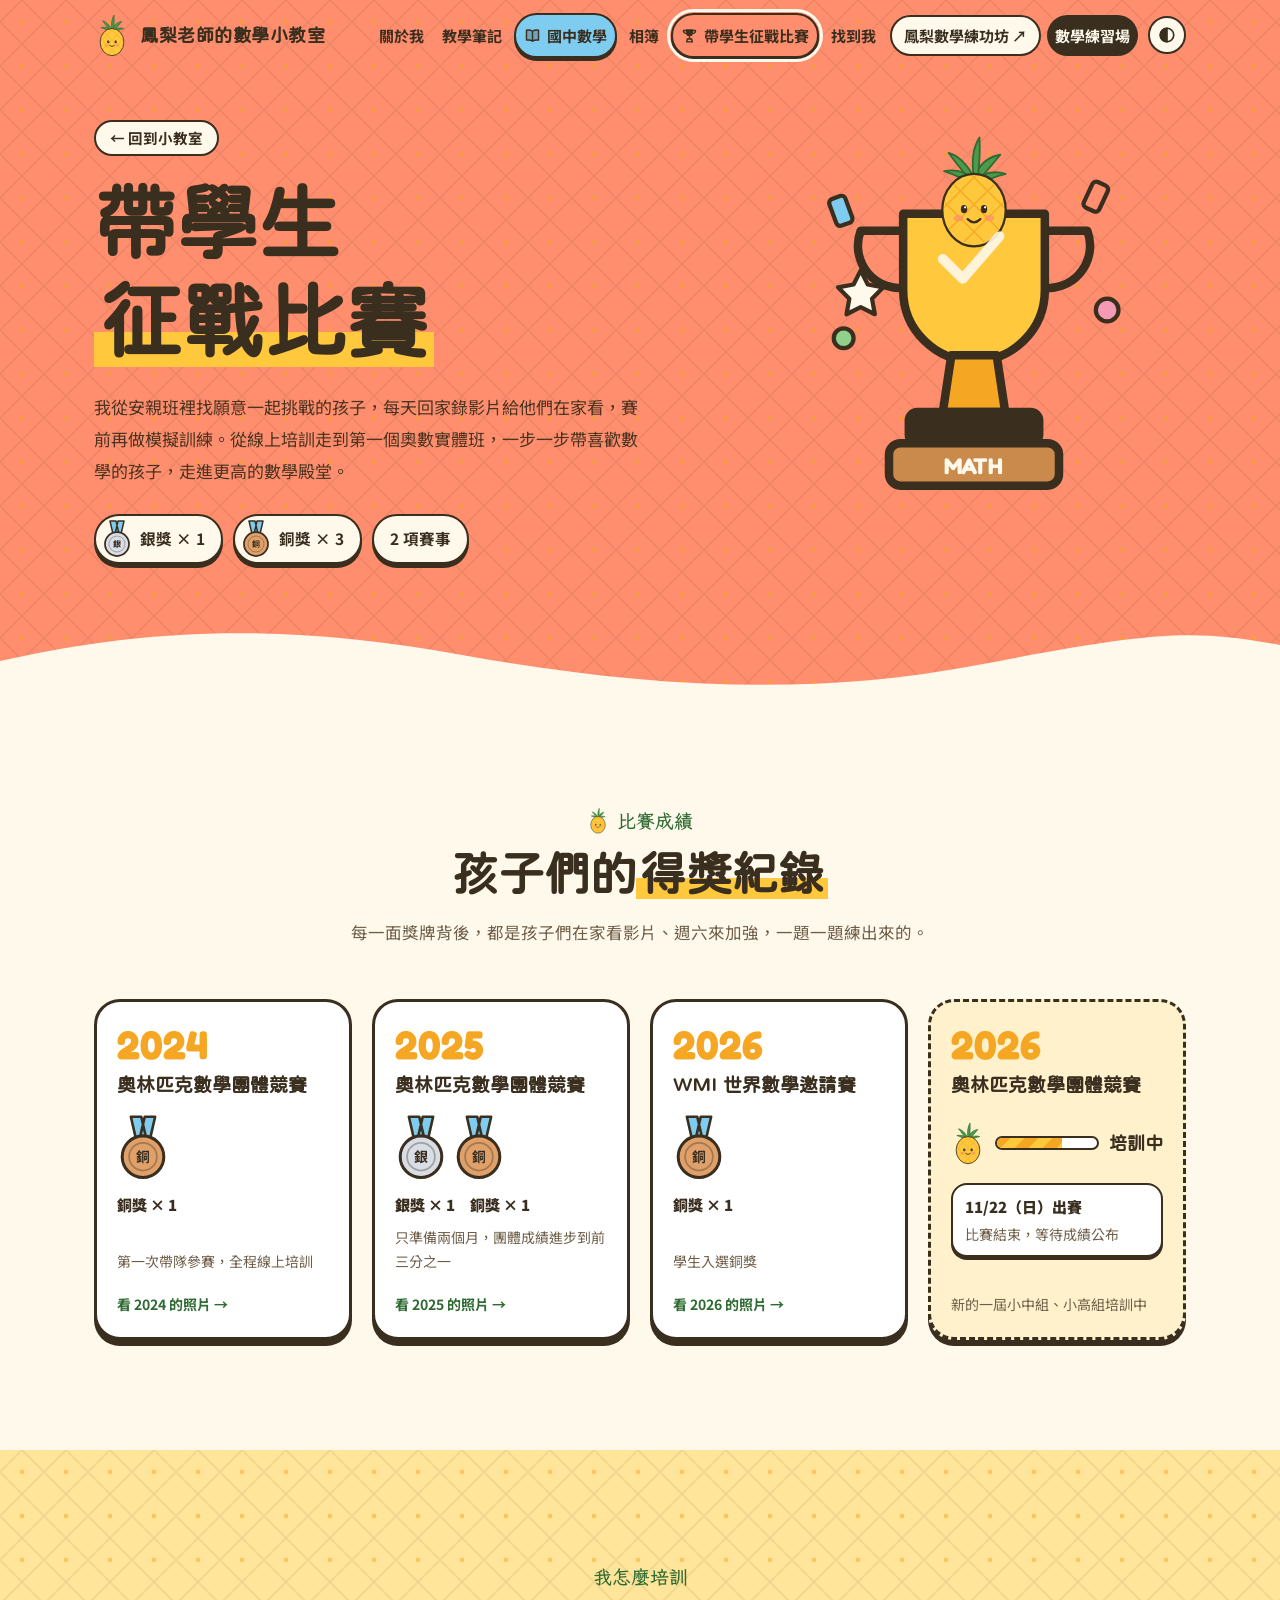
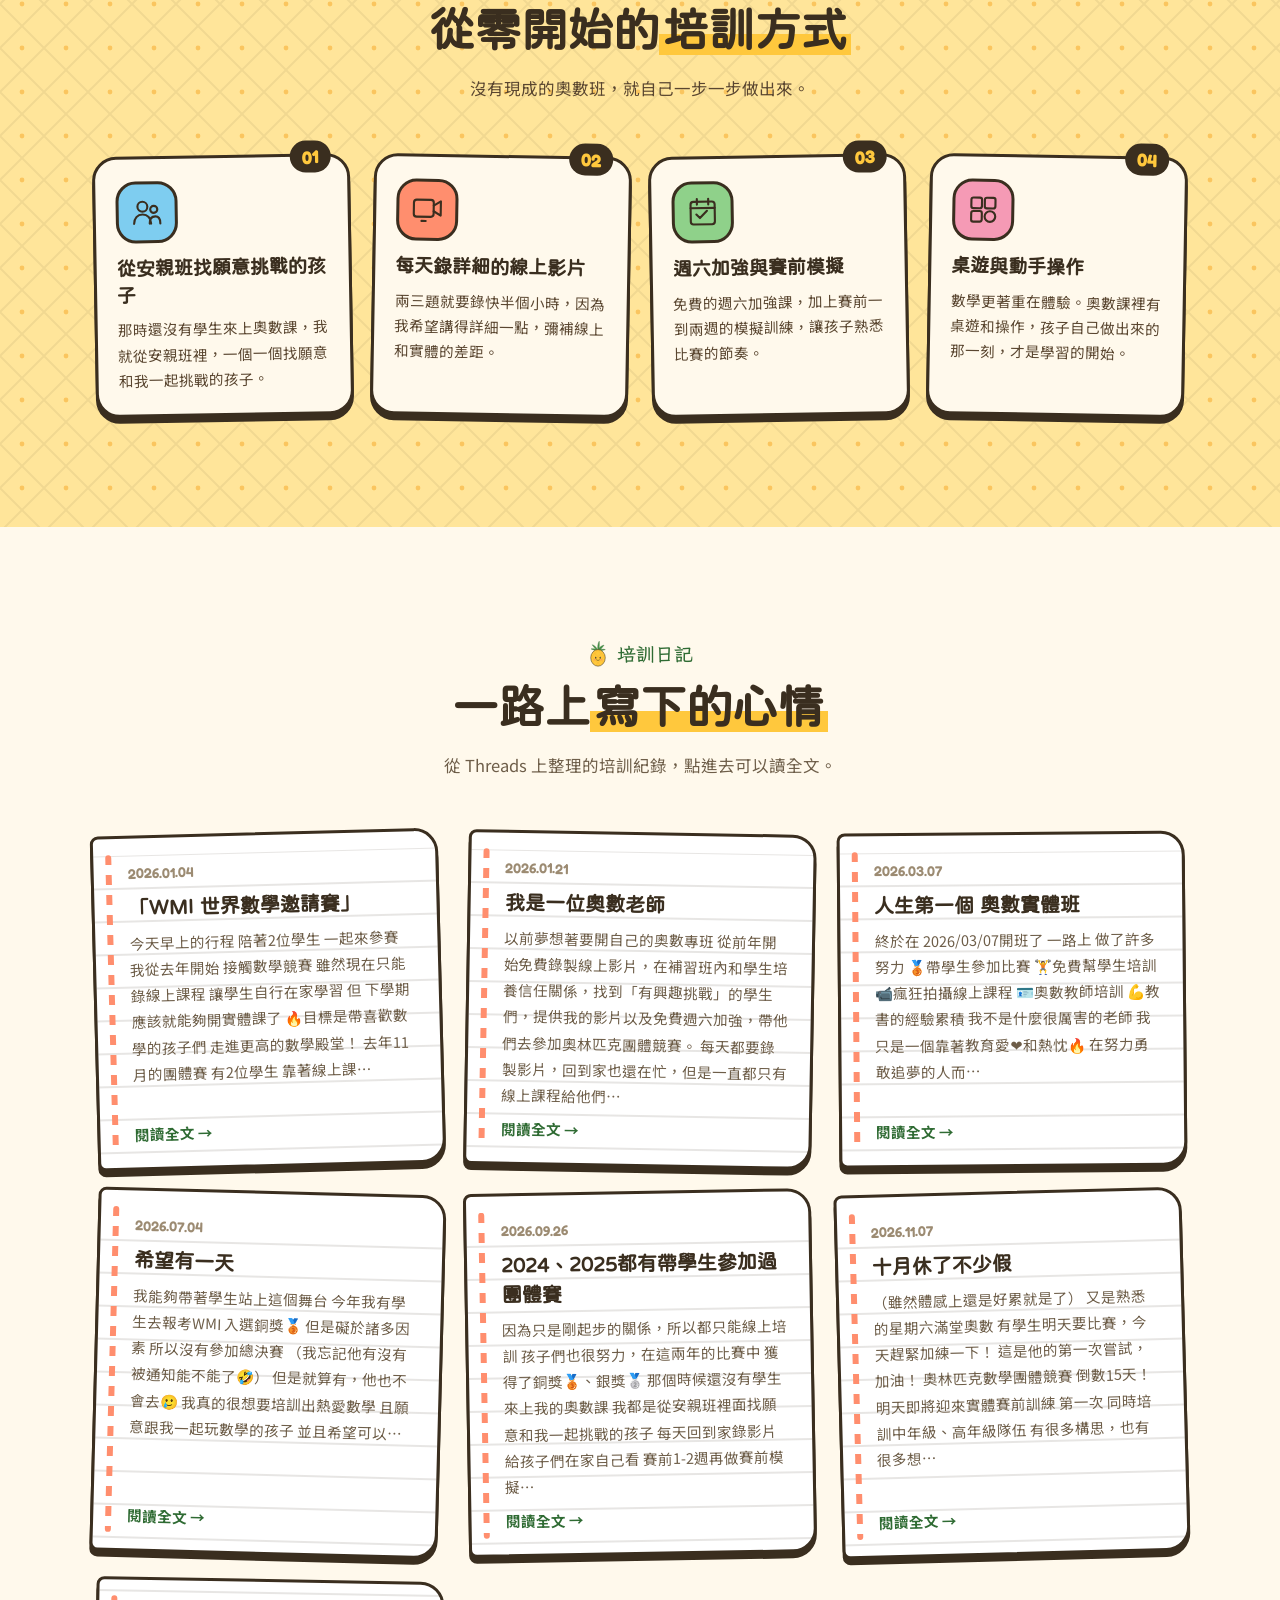
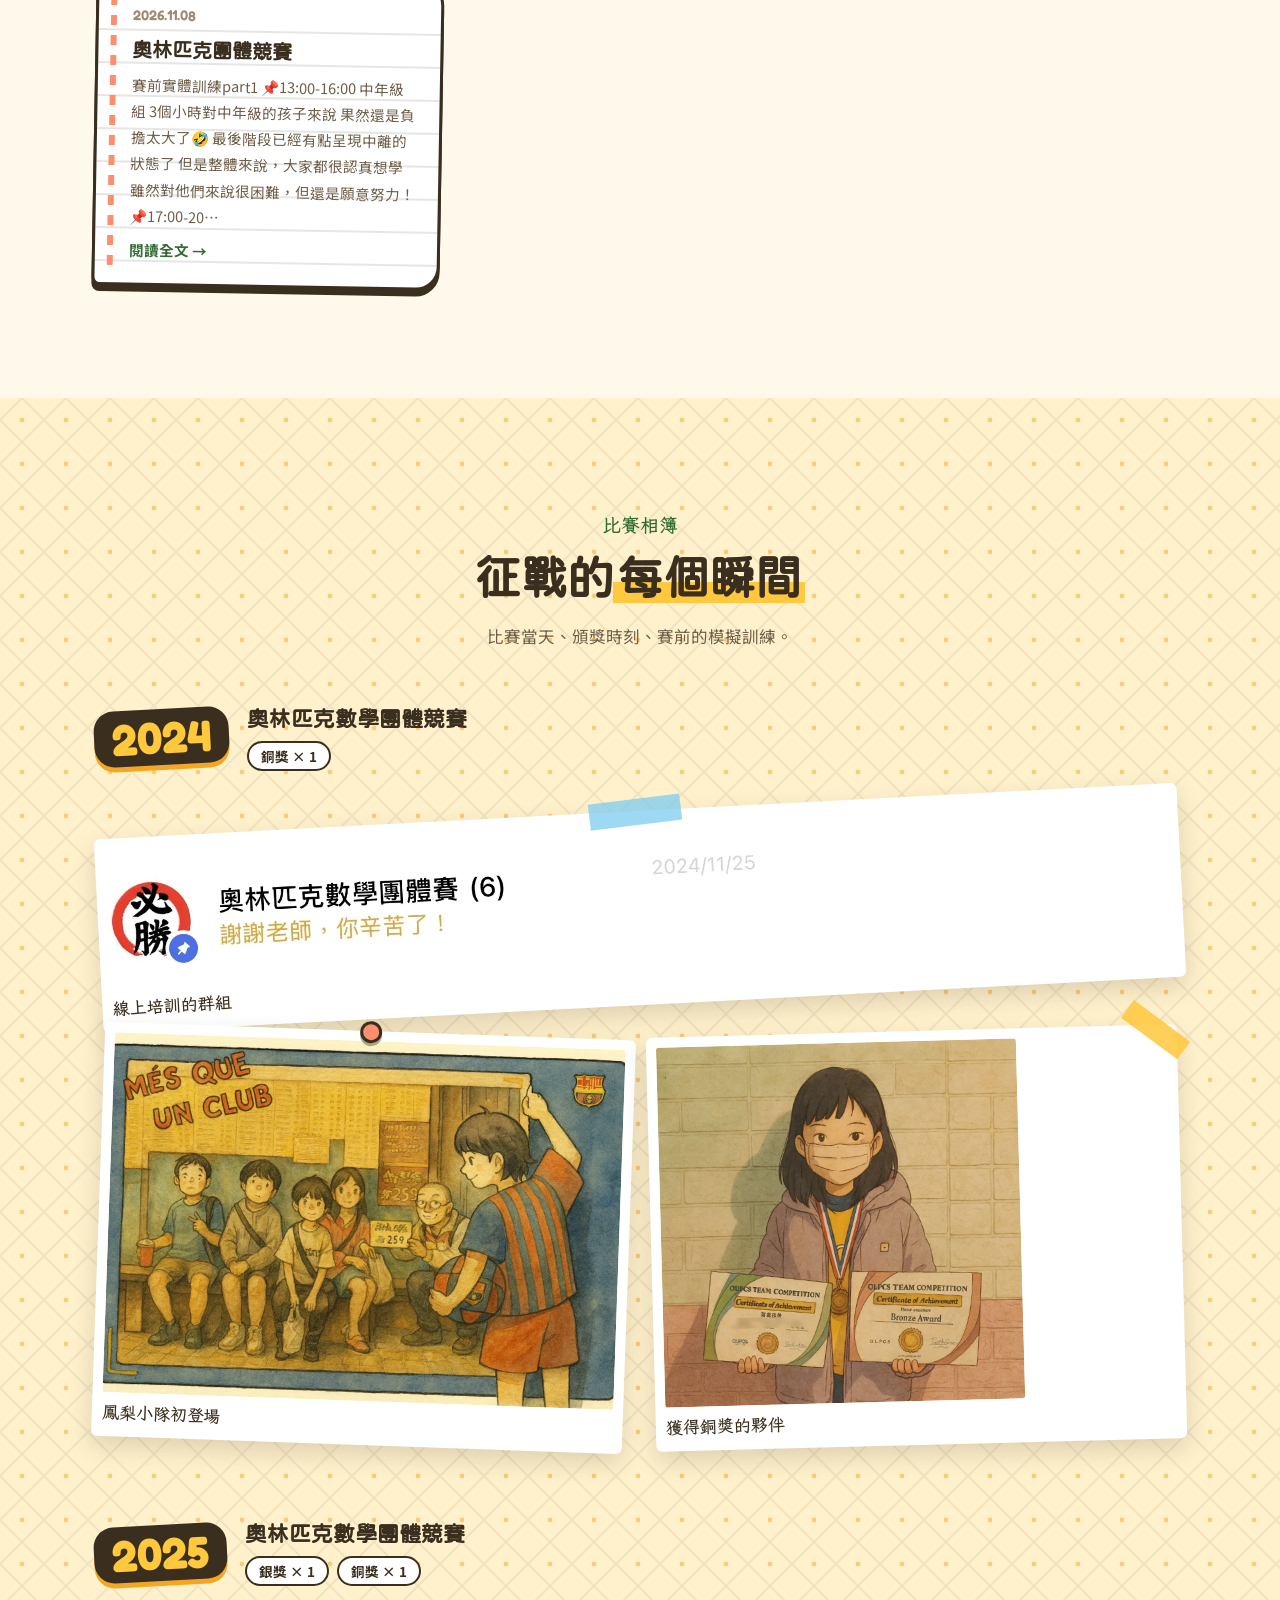
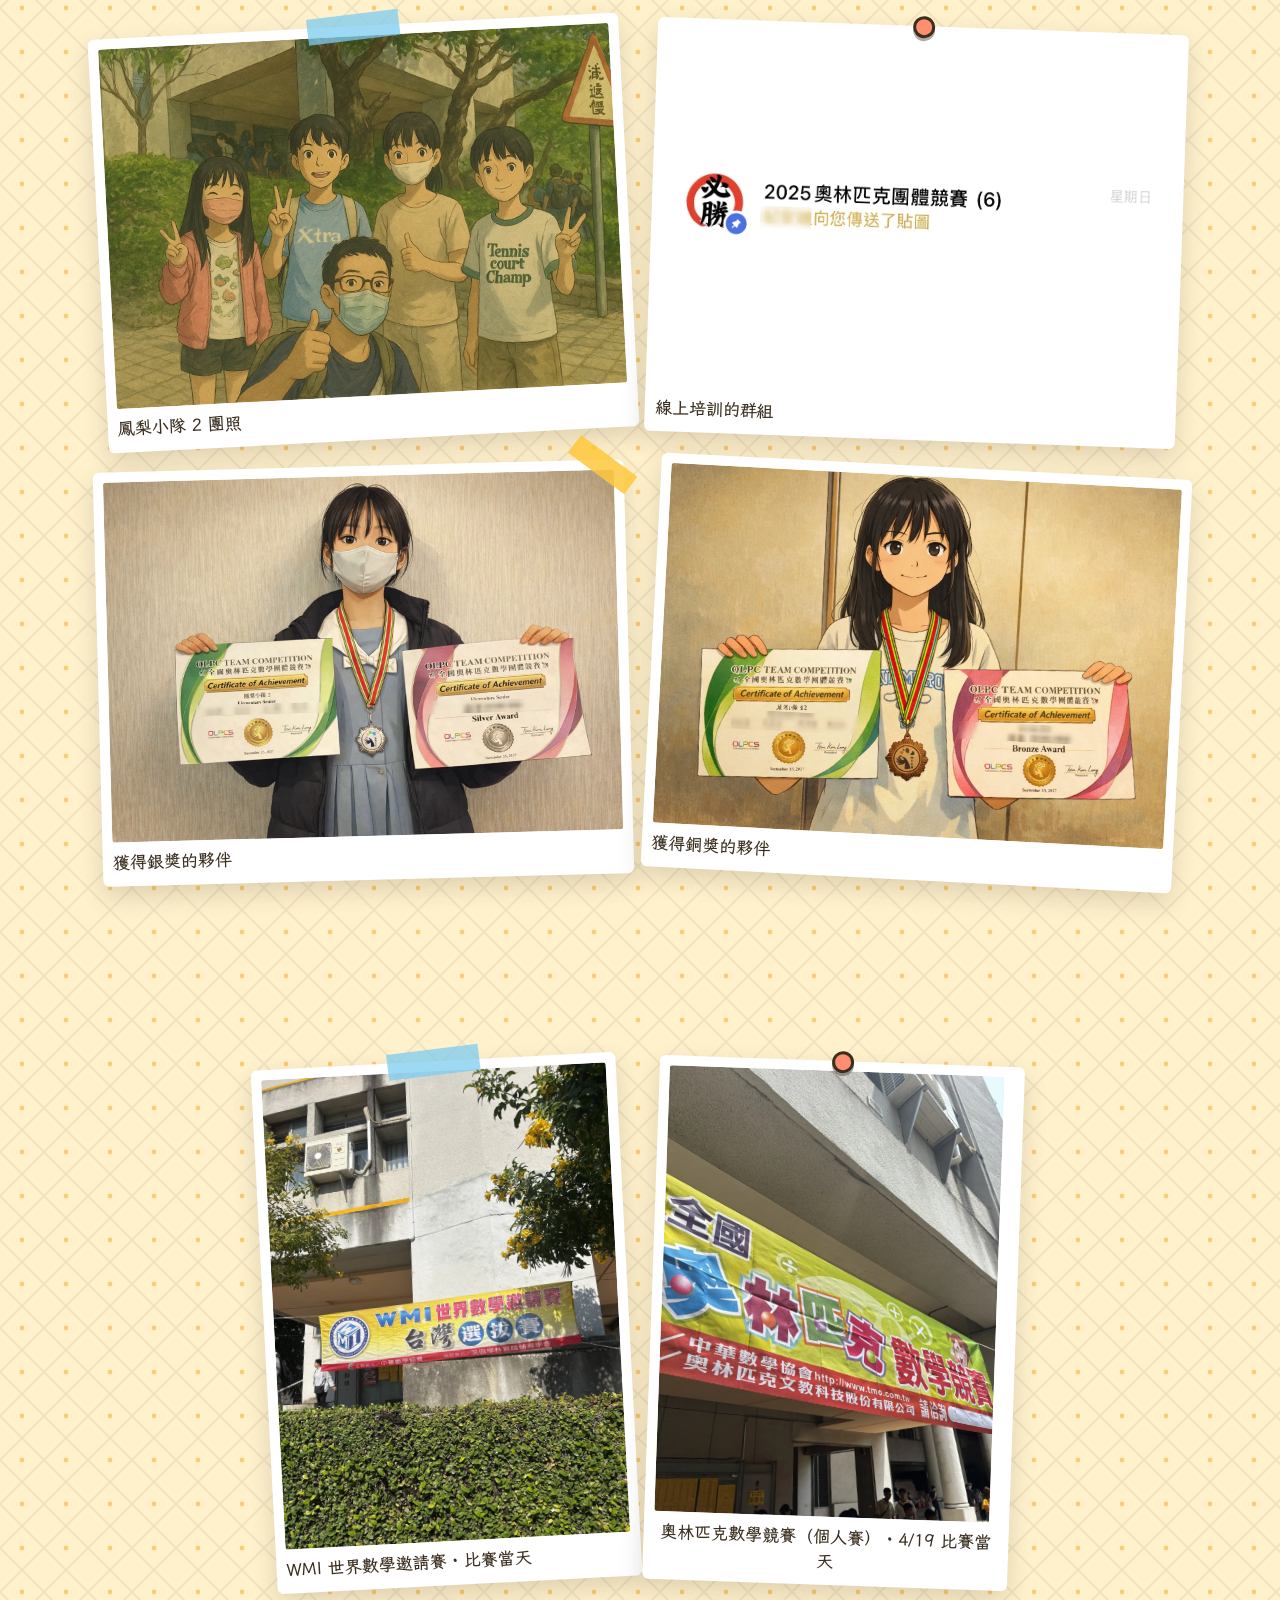
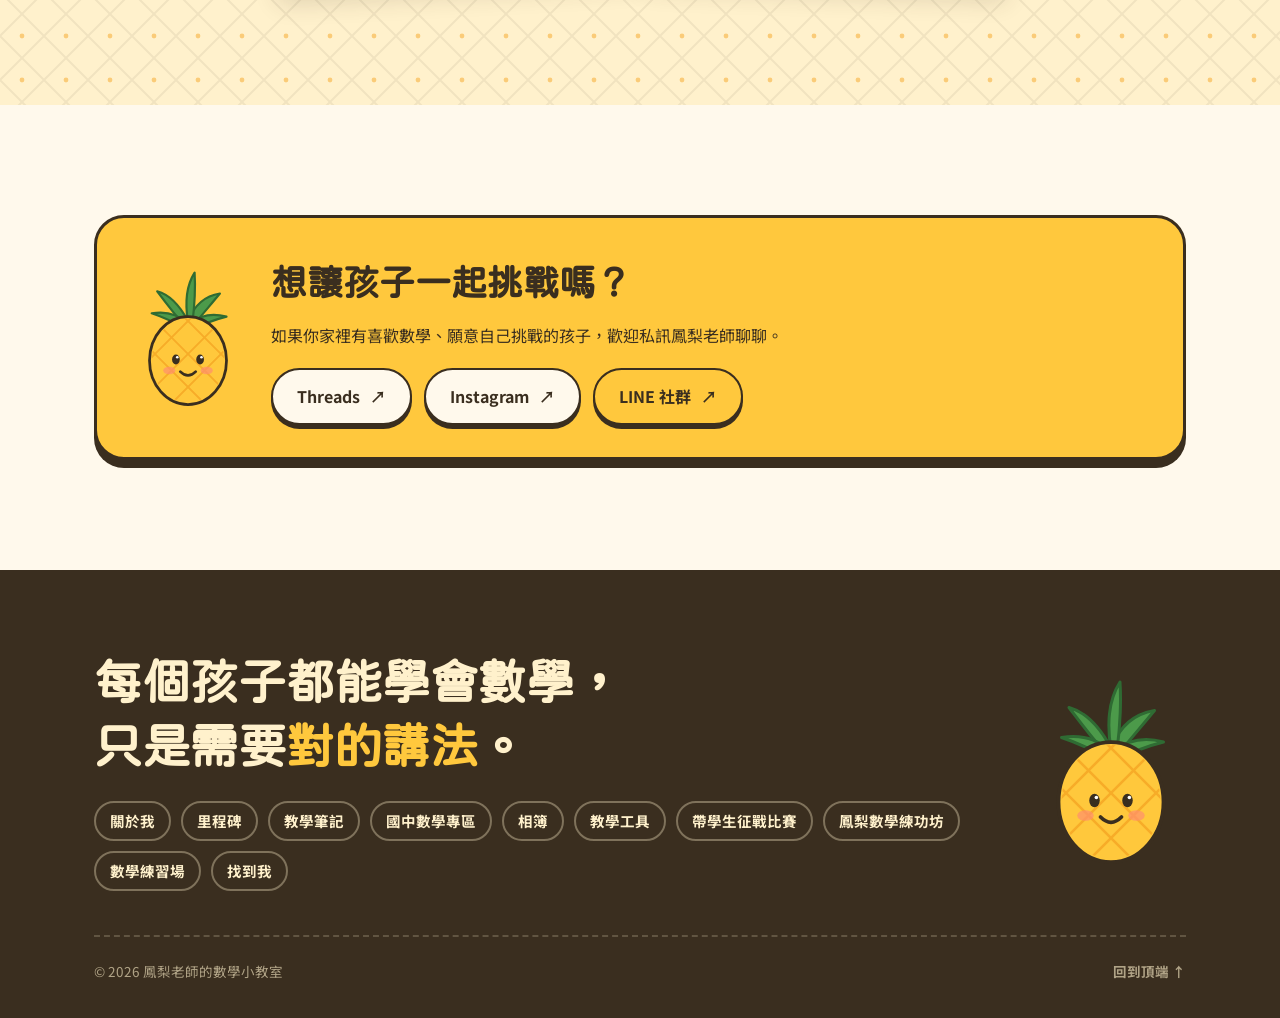
<file: competitions.html>
<!DOCTYPE html>
<html lang="zh-Hant">
<head>
<meta charset="UTF-8">
<meta name="viewport" content="width=device-width, initial-scale=1.0">
<title>帶學生征戰比賽｜鳳梨老師的數學小教室</title>
<meta name="description" content="鳳梨老師帶學生參加奧林匹克數學團體競賽與 WMI 世界數學邀請賽的成績與培訓紀錄。">
<meta property="og:title" content="帶學生征戰比賽｜鳳梨老師的數學小教室">
<meta property="og:description" content="從安親班出發，一步一步帶喜歡數學的孩子站上比賽舞台。">
<meta name="theme-color" content="#FFC83D">
<link rel="canonical" href="https://pineapple-08081.github.io/pineapplemathweb/competitions.html">
<meta property="og:type" content="website">
<meta property="og:site_name" content="鳳梨老師的數學小教室">
<meta property="og:url" content="https://pineapple-08081.github.io/pineapplemathweb/competitions.html">
<meta property="og:image" content="https://pineapple-08081.github.io/pineapplemathweb/assets/featured/team-training.webp">
<meta name="twitter:card" content="summary_large_image">
<link rel="icon" href="data:image/svg+xml,<svg xmlns=%22http://www.w3.org/2000/svg%22 viewBox=%220 0 32 32%22><path d=%22M16 11C14 7 11 5 8 4.5C10 8 12 10 14.5 12M16 11c0-4 .5-7 2-9.5c0 3.5-.3 6.5-.8 9.5M16 11.5c2.5-3 5-4.3 8-4.5c-2.5 2.2-4.5 4-6.5 5.5%22 fill=%22%234C9A4A%22/><ellipse cx=%2216%22 cy=%2221%22 rx=%229.5%22 ry=%2210%22 fill=%22%23FFC83D%22 stroke=%22%233A2E1F%22 stroke-width=%221.8%22/><circle cx=%2212.5%22 cy=%2220.5%22 r=%221.4%22 fill=%22%233A2E1F%22/><circle cx=%2219.5%22 cy=%2220.5%22 r=%221.4%22 fill=%22%233A2E1F%22/><path d=%22M13.5 24q2.5 2 5 0%22 stroke=%22%233A2E1F%22 stroke-width=%221.4%22 fill=%22none%22 stroke-linecap=%22round%22/></svg>">
<link rel="preconnect" href="https://fonts.googleapis.com">
<link rel="preconnect" href="https://fonts.gstatic.com" crossorigin>
<link href="https://fonts.googleapis.com/css2?family=Noto+Sans+TC:wght@400;500;700;900&family=LXGW+WenKai+TC:wght@400;700&family=Fredoka:wght@500;600;700&display=swap" rel="stylesheet">
<link href="https://fonts.googleapis.com/css2?family=Huninn&display=swap" rel="stylesheet">
<link rel="stylesheet" href="assets/site.css?v=2026.11.17-3">
<script>document.documentElement.classList.add('js');</script>
</head>
<body class="contest-page">

<!-- 鳳梨吉祥物（小圖共用） -->
<svg width="0" height="0" style="position:absolute" aria-hidden="true">
  <defs>
    <clipPath id="pineBody"><ellipse cx="100" cy="172" rx="66" ry="76"/></clipPath>
  </defs>
  <symbol id="pine" viewBox="0 0 200 260">
    <g fill="#4C9A4A" stroke="#2F6B33" stroke-width="4" stroke-linejoin="round">
      <path d="M100 100C84 70 66 52 44 46C62 70 76 88 92 106Z"/>
      <path d="M100 100C112 70 132 54 158 50C140 72 124 90 110 108Z"/>
      <path d="M100 102C94 66 98 34 112 12C114 44 112 72 108 104Z"/>
      <path d="M98 104C80 86 58 82 34 86C58 94 78 104 94 114Z"/>
      <path d="M104 104C124 88 148 86 170 92C146 98 126 106 110 116Z"/>
    </g>
    <ellipse cx="100" cy="172" rx="70" ry="80" fill="#FFC83D" stroke="#3A2E1F" stroke-width="5"/>
    <g clip-path="url(#pineBody)" stroke="#F5A623" stroke-width="3.5" opacity=".8">
      <path d="M0 120L160 280M30 90L190 250M60 60L220 220M90 30L250 190M-30 150L130 310"/>
      <path d="M200 120L40 280M170 90L10 250M140 60L-20 220M110 30L-50 190M230 150L70 310"/>
    </g>
    <ellipse cx="66" cy="190" rx="11" ry="7" fill="#FF8E6E" opacity=".7"/>
    <ellipse cx="134" cy="190" rx="11" ry="7" fill="#FF8E6E" opacity=".7"/>
    <ellipse cx="78" cy="170" rx="7" ry="9" fill="#3A2E1F"/>
    <ellipse cx="122" cy="170" rx="7" ry="9" fill="#3A2E1F"/>
    <circle cx="80.5" cy="166" r="2.4" fill="#fff"/>
    <circle cx="124.5" cy="166" r="2.4" fill="#fff"/>
    <path d="M86 192Q100 206 114 192" fill="none" stroke="#3A2E1F" stroke-width="5" stroke-linecap="round"/>
  </symbol>
</svg>

<header class="nav" id="nav">
  <div class="wrap">
    <a class="logo" href="index.html" aria-label="回到首頁">
      <svg viewBox="0 0 200 260" aria-hidden="true"><use href="#pine"/></svg>
      <span id="navBrand">鳳梨老師的數學小教室</span>
    </a>
    <nav class="nav-right" aria-label="主選單">
      <div class="menu" id="menu">
        <a href="index.html#about">關於我</a>
        <a href="index.html#notes">教學筆記</a>
        <a class="junior-link" href="junior.html"><svg viewBox="0 0 24 24" aria-hidden="true"><path d="M12 6C10 4.5 7 4 3.5 4.5v14C7 18 10 18.5 12 20c2-1.5 5-2 8.5-1.5v-14C17 4 14 4.5 12 6z" fill="currentColor" opacity=".25"/><path d="M12 6C10 4.5 7 4 3.5 4.5v14C7 18 10 18.5 12 20c2-1.5 5-2 8.5-1.5v-14C17 4 14 4.5 12 6zM12 6v14" fill="none" stroke="currentColor" stroke-width="2" stroke-linejoin="round"/></svg>國中數學</a>
        <a href="index.html#album">相簿</a>
        <a class="contest-link" href="competitions.html" aria-current="page"><svg viewBox="0 0 24 24" aria-hidden="true"><path d="M7 3h10v5a5 5 0 0 1-10 0z" fill="currentColor"/><path d="M7 5H3.5a3.5 3.5 0 0 0 3.8 4M17 5h3.5a3.5 3.5 0 0 1-3.8 4M12 13v4M8 21h8l-1-4H9z" fill="none" stroke="currentColor" stroke-width="2" stroke-linejoin="round"/></svg>帶學生征戰比賽</a>
        <a href="index.html#follow">找到我</a>
        <a class="cta cta-teacher" href="https://it-s-my-turn-to-be-teacher.web.app/" target="_blank" rel="noopener">鳳梨數學練功坊 <span aria-hidden="true">↗</span></a>
        <a class="cta" href="practice.html">數學練習場</a>
      </div>
      <button class="theme" id="themeBtn" type="button" aria-label="切換深淺色">
        <svg viewBox="0 0 24 24" fill="none" stroke="currentColor" stroke-width="2.2"><circle cx="12" cy="12" r="9"/><path d="M12 3a9 9 0 0 0 0 18z" fill="currentColor"/></svg>
      </button>
      <button class="menu-btn" id="menuBtn" type="button" aria-label="開啟選單" aria-expanded="false" aria-controls="menu">
        <span></span><span></span><span></span>
      </button>
    </nav>
  </div>
</header>

<main id="top">

  <!-- 頁首 -->
  <section class="c-hero lattice" id="hero">
    <div class="wrap c-hero-grid">
      <div>
        <a class="back-link" href="index.html">← 回到小教室</a>
        <h1 class="reveal">帶學生<br><span class="hl">征戰比賽</span></h1>
        <p class="lead reveal" style="--d:.1s" id="cIntro"></p>
        <div class="medal-sum reveal" style="--d:.2s" id="medalSum"></div>
      </div>
      <div class="trophy-stage" aria-hidden="true">
        <svg class="trophy" viewBox="0 0 240 280">
          <g class="confetti">
            <rect x="20" y="40" width="12" height="20" rx="3" fill="#7ECDF0" stroke="#3A2E1F" stroke-width="3" transform="rotate(-20 26 50)"/>
            <rect x="200" y="30" width="12" height="20" rx="3" fill="#FF8E6E" stroke="#3A2E1F" stroke-width="3" transform="rotate(25 206 40)"/>
            <circle cx="214" cy="120" r="8" fill="#F59AB5" stroke="#3A2E1F" stroke-width="3"/>
            <circle cx="28" cy="140" r="7" fill="#8FD18A" stroke="#3A2E1F" stroke-width="3"/>
            <path d="M40 92l5 10 11 2-8 8 2 11-10-5-10 5 2-11-8-8 11-2z" fill="#FFF9EC" stroke="#3A2E1F" stroke-width="3" stroke-linejoin="round"/>
          </g>
          <g stroke="#3A2E1F" stroke-width="6" stroke-linejoin="round" stroke-linecap="round">
            <path d="M72 64H40a30 30 0 0 0 34 40M168 64h32a30 30 0 0 1-34 40" fill="none"/>
            <path d="M70 52h100v54a50 50 0 0 1-100 0z" fill="#FFC83D"/>
            <path d="M104 152h32l6 40h-44z" fill="#F5A623"/>
            <rect x="74" y="192" width="92" height="22" rx="6" fill="#3A2E1F"/>
            <rect x="60" y="214" width="120" height="30" rx="8" fill="#C98A4B"/>
          </g>
          <text x="120" y="236" text-anchor="middle" font-family="Fredoka,Arial,sans-serif" font-weight="700" font-size="16" fill="#FFF9EC">MATH</text>
          <use href="#pine" x="88" y="-6" width="64" height="84"/>
          <path d="M98 84l14 14 26-30" fill="none" stroke="#FFF9EC" stroke-width="7" stroke-linecap="round" stroke-linejoin="round" opacity=".9"/>
        </svg>
      </div>
    </div>
    <svg class="wave-edge" viewBox="0 0 1440 80" preserveAspectRatio="none" aria-hidden="true"><path d="M0 46C180 10 330 10 520 40S900 84 1100 50S1340 14 1440 30V80H0Z"/></svg>
  </section>

  <!-- 比賽成績 -->
  <section class="sec" id="records">
    <div class="wrap">
      <div class="sec-head">
        <div class="tag reveal"><svg viewBox="0 0 200 260" aria-hidden="true"><use href="#pine"/></svg>比賽成績</div>
        <h2 class="reveal" style="--d:.1s">孩子們的<em>得獎紀錄</em></h2>
        <p class="reveal" style="--d:.2s">每一面獎牌背後，都是孩子們在家看影片、週六來加強，一題一題練出來的。</p>
      </div>
      <div class="records" id="records-list"></div>
    </div>
  </section>

  <!-- 培訓方式 -->
  <section class="sec methods-sec lattice" id="methods">
    <div class="wrap">
      <div class="sec-head">
        <div class="tag reveal">我怎麼培訓</div>
        <h2 class="reveal" style="--d:.1s">從零開始的<em>培訓方式</em></h2>
        <p class="reveal" style="--d:.2s">沒有現成的奧數班，就自己一步一步做出來。</p>
      </div>
      <div class="methods" id="methodsGrid"></div>
    </div>
  </section>

  <!-- 培訓日記 -->
  <section class="sec" id="diary">
    <div class="wrap">
      <div class="sec-head">
        <div class="tag reveal"><svg viewBox="0 0 200 260" aria-hidden="true"><use href="#pine"/></svg>培訓日記</div>
        <h2 class="reveal" style="--d:.1s">一路上<em>寫下的心情</em></h2>
        <p class="reveal" style="--d:.2s">從 Threads 上整理的培訓紀錄，點進去可以讀全文。</p>
      </div>
      <div class="diary" id="diaryList"></div>
    </div>
  </section>

  <!-- 比賽照片 -->
  <section class="album sec lattice" id="album">
    <div class="wrap">
      <div class="sec-head">
        <div class="tag reveal">比賽相簿</div>
        <h2 class="reveal" style="--d:.1s">征戰的<em>每個瞬間</em></h2>
        <p class="reveal" style="--d:.2s">比賽當天、頒獎時刻、賽前的模擬訓練。</p>
      </div>
      <div id="albums"></div>
    </div>
  </section>

  <!-- 一起挑戰 -->
  <section class="sec" id="join">
    <div class="wrap">
      <div class="join-card reveal">
        <svg class="join-pine" viewBox="0 0 200 260" aria-hidden="true"><use href="#pine"/></svg>
        <div>
          <h2>想讓孩子一起挑戰嗎？</h2>
          <p>如果你家裡有喜歡數學、願意自己挑戰的孩子，歡迎私訊鳳梨老師聊聊。</p>
          <div class="join-actions" id="joinLinks"></div>
        </div>
      </div>
    </div>
  </section>

</main>

<footer>
  <div class="wrap">
    <div class="foot-top">
      <div>
        <p class="big reveal">每個孩子都能學會數學，<br>只是需要<em>對的講法</em>。</p>
        <nav class="foot-links" aria-label="頁尾選單">
          <a href="index.html#about">關於我</a><a href="index.html#milestones">里程碑</a><a href="index.html#notes">教學筆記</a><a href="junior.html">國中數學專區</a><a href="index.html#album">相簿</a><a href="index.html#tools">教學工具</a><a href="competitions.html">帶學生征戰比賽</a><a href="https://it-s-my-turn-to-be-teacher.web.app/" target="_blank" rel="noopener">鳳梨數學練功坊</a><a href="practice.html">數學練習場</a><a href="index.html#follow">找到我</a>
        </nav>
      </div>
      <svg class="foot-mascot" aria-hidden="true" viewBox="0 0 200 260"><use href="#pine"/></svg>
    </div>
    <div class="foot-bot">
      <span>© <span id="year"></span> <span id="footBrand">鳳梨老師的數學小教室</span></span>
      <button class="to-top" type="button" id="toTop">回到頂端 ↑</button>
    </div>
  </div>
</footer>

<script src="data/site.js?v=2026.11.17-3"></script>
<script src="data/articles.js?v=2026.11.17-3"></script>
<script src="assets/common.js?v=2026.11.17-3"></script>
<script>
(function(){
  const SITE = window.SITE || {}, C = SITE.contest || {};
  const $ = id => document.getElementById(id), esc = PM.esc;
  const MEDAL = { gold: ['金獎', '#FFC83D'], silver: ['銀獎', '#D9DEE6'], bronze: ['銅獎', '#E0A06A'] };
  const medalSvg = (color, label) => `<svg class="medal" viewBox="0 0 60 76" aria-hidden="true">
      <path d="M16 2h12l6 26H22zM32 2h12l-6 26H26z" fill="#7ECDF0" stroke="#3A2E1F" stroke-width="3" stroke-linejoin="round"/>
      <circle cx="30" cy="48" r="24" fill="${color}" stroke="#3A2E1F" stroke-width="3.5"/>
      <circle cx="30" cy="48" r="16" fill="none" stroke="#3A2E1F" stroke-width="2" opacity=".35"/>
      <text x="30" y="54" text-anchor="middle" font-size="16" font-weight="700" fill="#3A2E1F" font-family="'Noto Sans TC',sans-serif">${label}</text>
    </svg>`;

  $('cIntro').textContent = C.intro || '';
  $('year').textContent = new Date().getFullYear();

  /* 獎牌統計 */
  const total = {};
  (C.records || []).forEach(r => Object.entries(r.medals || {}).forEach(([k, v]) => total[k] = (total[k] || 0) + v));
  const events = new Set((C.records || []).map(r => r.name)).size;
  $('medalSum').innerHTML = ['gold', 'silver', 'bronze'].filter(k => total[k]).map(k =>
    `<span class="sum-chip">${medalSvg(MEDAL[k][1], MEDAL[k][0][0])}<b>${MEDAL[k][0]} × ${total[k]}</b></span>`).join('') +
    `<span class="sum-chip plain"><b>${events} 項賽事</b></span>`;

  const albumYears = new Set((C.albums || []).map(a => a.year));
  // 比賽倒數：依今天日期自動計算
  function countdown(r){
    const today = new Date(); today.setHours(0, 0, 0, 0);
    const [y, m, d] = r.date.split('-').map(Number);
    const days = Math.round((new Date(y, m - 1, d) - today) / 86400000);
    const label = days > 0 ? `倒數 <b>${days}</b> 天` : days === 0 ? '今天比賽，加油！' : '比賽結束，等待成績公布';
    return `<div class="countdown"><span class="cd-date">${esc(r.dateText || r.date)}</span><span class="cd-left">${label}</span></div>`;
  }

  /* 比賽成績卡 */
  $('records-list').innerHTML = (C.records || []).map((r, i) => {
    const medals = Object.entries(r.medals || {}).sort((a, b) => ['gold','silver','bronze'].indexOf(a[0]) - ['gold','silver','bronze'].indexOf(b[0]));
    const body = r.training
      ? `<div class="training"><span class="run">${'<svg viewBox="0 0 200 260" aria-hidden="true"><use href="#pine"/></svg>'}</span><span class="bar"><i></i></span><b>培訓中</b></div>
         ${r.date ? countdown(r) : ''}`
      : `<div class="medal-row">${medals.map(([k, n]) => Array.from({ length: n }, () => medalSvg(MEDAL[k][1], MEDAL[k][0][0])).join('')).join('')}</div>
         <div class="medal-text">${medals.map(([k, n]) => `${MEDAL[k][0]} × ${n}`).join('　')}</div>`;
    return `<article class="record reveal${r.training ? ' is-training' : ''}" style="--d:${i * .1}s">
      <span class="r-year">${esc(r.year)}</span>
      <h3>${esc(r.name)}</h3>
      ${body}
      <p>${esc(r.note || '')}</p>
      ${albumYears.has(r.year) && !r.training ? `<a class="to-album" href="#album-${esc(r.year)}">看 ${esc(r.year)} 的照片 →</a>` : ''}
    </article>`;
  }).join('');

  /* 培訓方式 */
  const METHOD_ICONS = [
    '<svg viewBox="0 0 48 48"><circle cx="18" cy="16" r="7"/><circle cx="34" cy="20" r="5"/><path d="M6 40c0-8 5-13 12-13s12 5 12 13M28 40c0-6 3-10 8-10s7 3 7 10"/></svg>',
    '<svg viewBox="0 0 48 48"><rect x="5" y="10" width="28" height="24" rx="4"/><path d="M33 18l10-6v20l-10-6M16 40h6"/></svg>',
    '<svg viewBox="0 0 48 48"><rect x="7" y="9" width="34" height="32" rx="4"/><path d="M7 18h34M16 5v8M32 5v8M15 27l5 5 10-10"/></svg>',
    '<svg viewBox="0 0 48 48"><rect x="7" y="7" width="15" height="15" rx="3"/><rect x="26" y="7" width="15" height="15" rx="3"/><rect x="7" y="26" width="15" height="15" rx="3"/><circle cx="33.5" cy="33.5" r="7.5"/></svg>'
  ];
  $('methodsGrid').innerHTML = (C.methods || []).map((m, i) => `
    <div class="method reveal" style="--d:${i * .1}s">
      <span class="m-no">0${i + 1}</span>
      <span class="m-ic">${METHOD_ICONS[i % METHOD_ICONS.length]}</span>
      <h3>${esc(m.title)}</h3>
      <p>${esc(m.text)}</p>
    </div>`).join('');

  /* 培訓日記：從文章資料裡挑出對應的貼文 */
  const byId = Object.fromEntries((window.ARTICLES || []).map(a => [a.id, a]));
  const diary = (C.diary || []).map(id => byId[id]).filter(Boolean).sort((a, b) => a.date.localeCompare(b.date));
  $('diaryList').innerHTML = diary.map((a, i) => {
    const lines = a.text.split('\n').filter(l => l.trim());
    const title = lines[0] || '';
    const excerpt = lines.slice(1).join(' ').slice(0, 120);
    return `<a class="page reveal" style="--d:${i * .08}s;--tilt:${[-1.5, 1, -0.5, 1.5, -1][i % 5]}deg" href="index.html#post=${encodeURIComponent(a.id)}">
      <span class="p-date">${esc(a.date.replace(/-/g, '.'))}</span>
      <h3>${esc(title)}</h3>
      <p>${esc(excerpt)}${excerpt.length >= 120 ? '…' : ''}</p>
      <span class="p-more">閱讀全文 →</span>
    </a>`;
  }).join('');
  if (!diary.length) $('diary').hidden = true;

  /* 比賽相簿：依年份分章 */
  const albums = (C.albums || []).filter(a => (a.photos || []).length);
  $('albums').innerHTML = albums.map(a => `
    <div class="chapter" id="album-${esc(a.year)}">
      <div class="chapter-head reveal">
        <span class="chapter-year">${esc(a.year)}</span>
        <div class="chapter-info">
          <h3>${esc(a.title)}</h3>
          <div class="results">${(a.results || []).map(r => `<span>${esc(r)}</span>`).join('')}</div>
        </div>
      </div>
      <div class="gallery"></div>
    </div>`).join('');
  [...$('albums').querySelectorAll('.gallery')].forEach((g, i) => PM.renderGallery(g, albums[i].photos));
  if (!albums.length) $('album').hidden = true;

  /* 聯絡方式 */
  $('joinLinks').innerHTML = (SITE.links || []).filter(l => l.url && ['threads', 'line', 'instagram'].includes(l.id)).map(l =>
    `<a class="btn ${l.id === 'line' ? 'yellow' : 'light'}" href="${esc(l.url)}" target="_blank" rel="noopener">${esc(l.label)} <span class="arr">↗</span></a>`).join('');

  requestAnimationFrame(() => $('hero').classList.add('in'));
})();
</script>
</body>
</html>
</file>
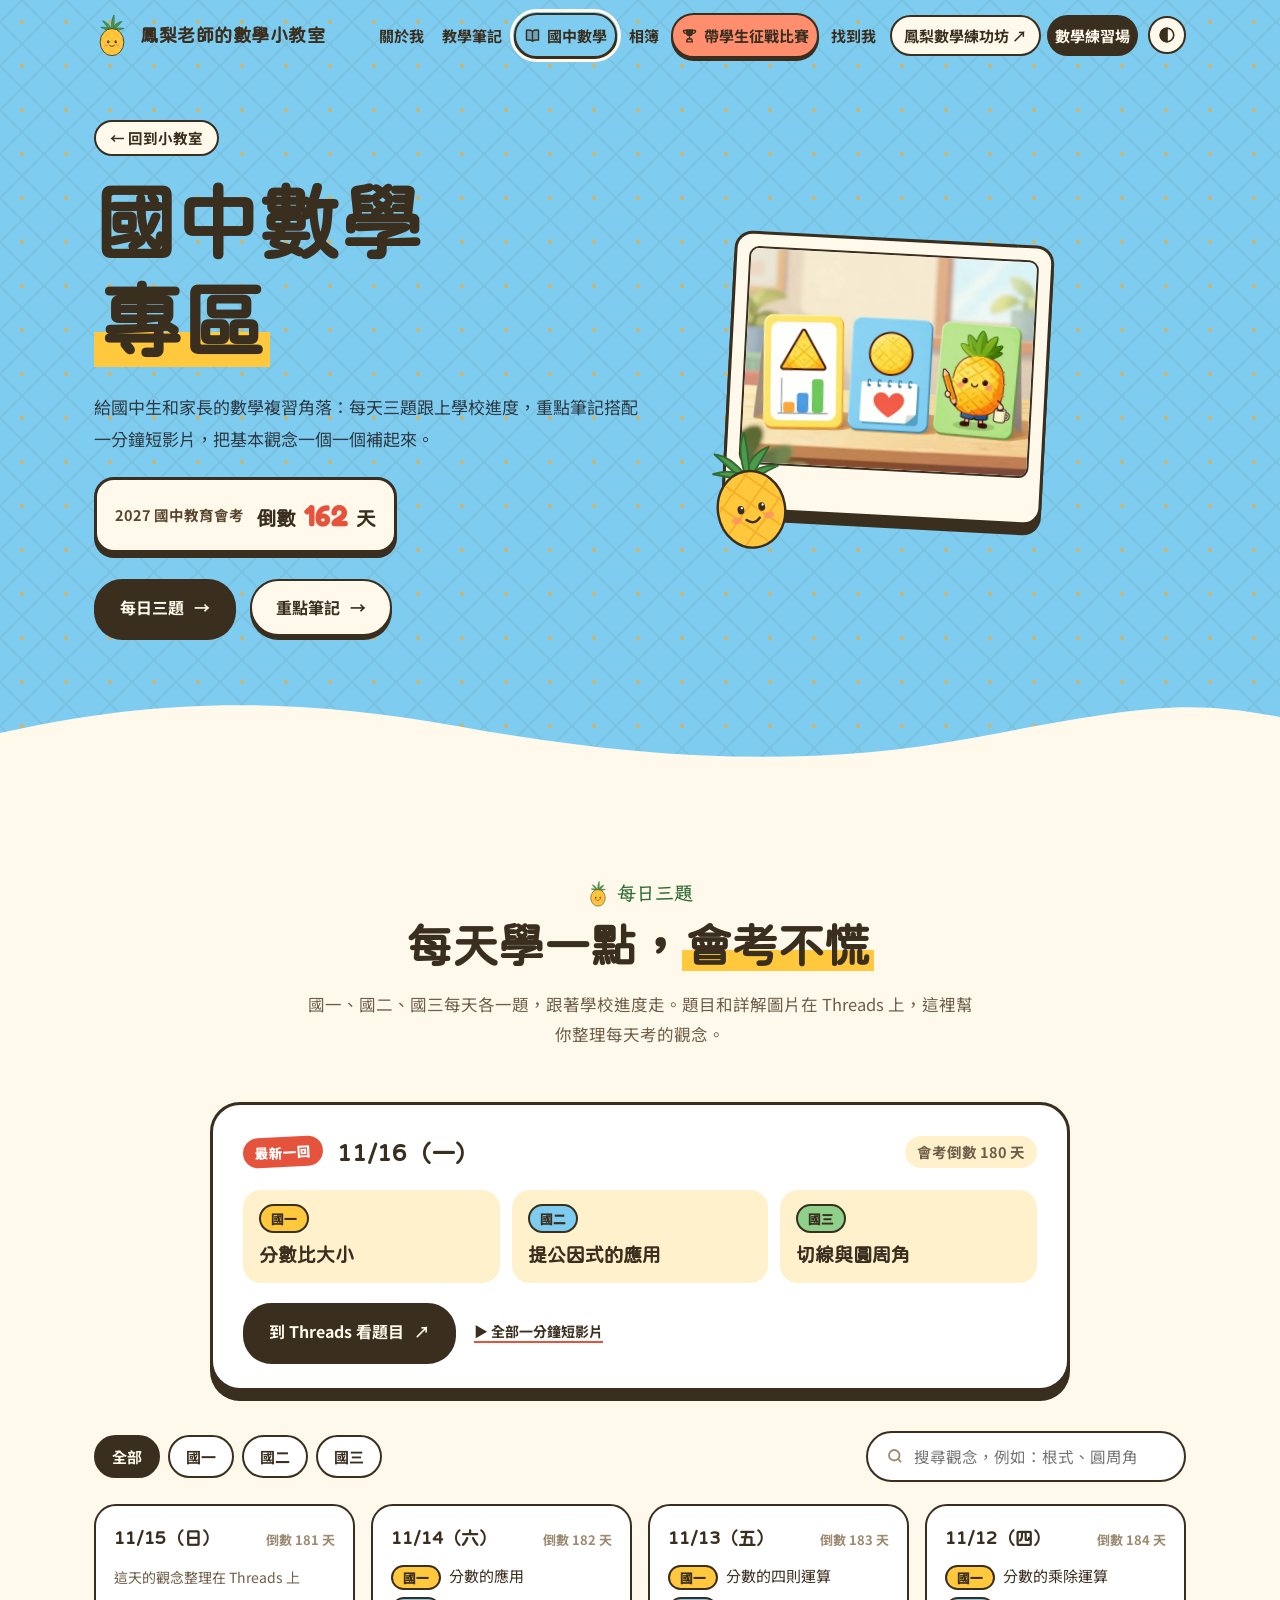
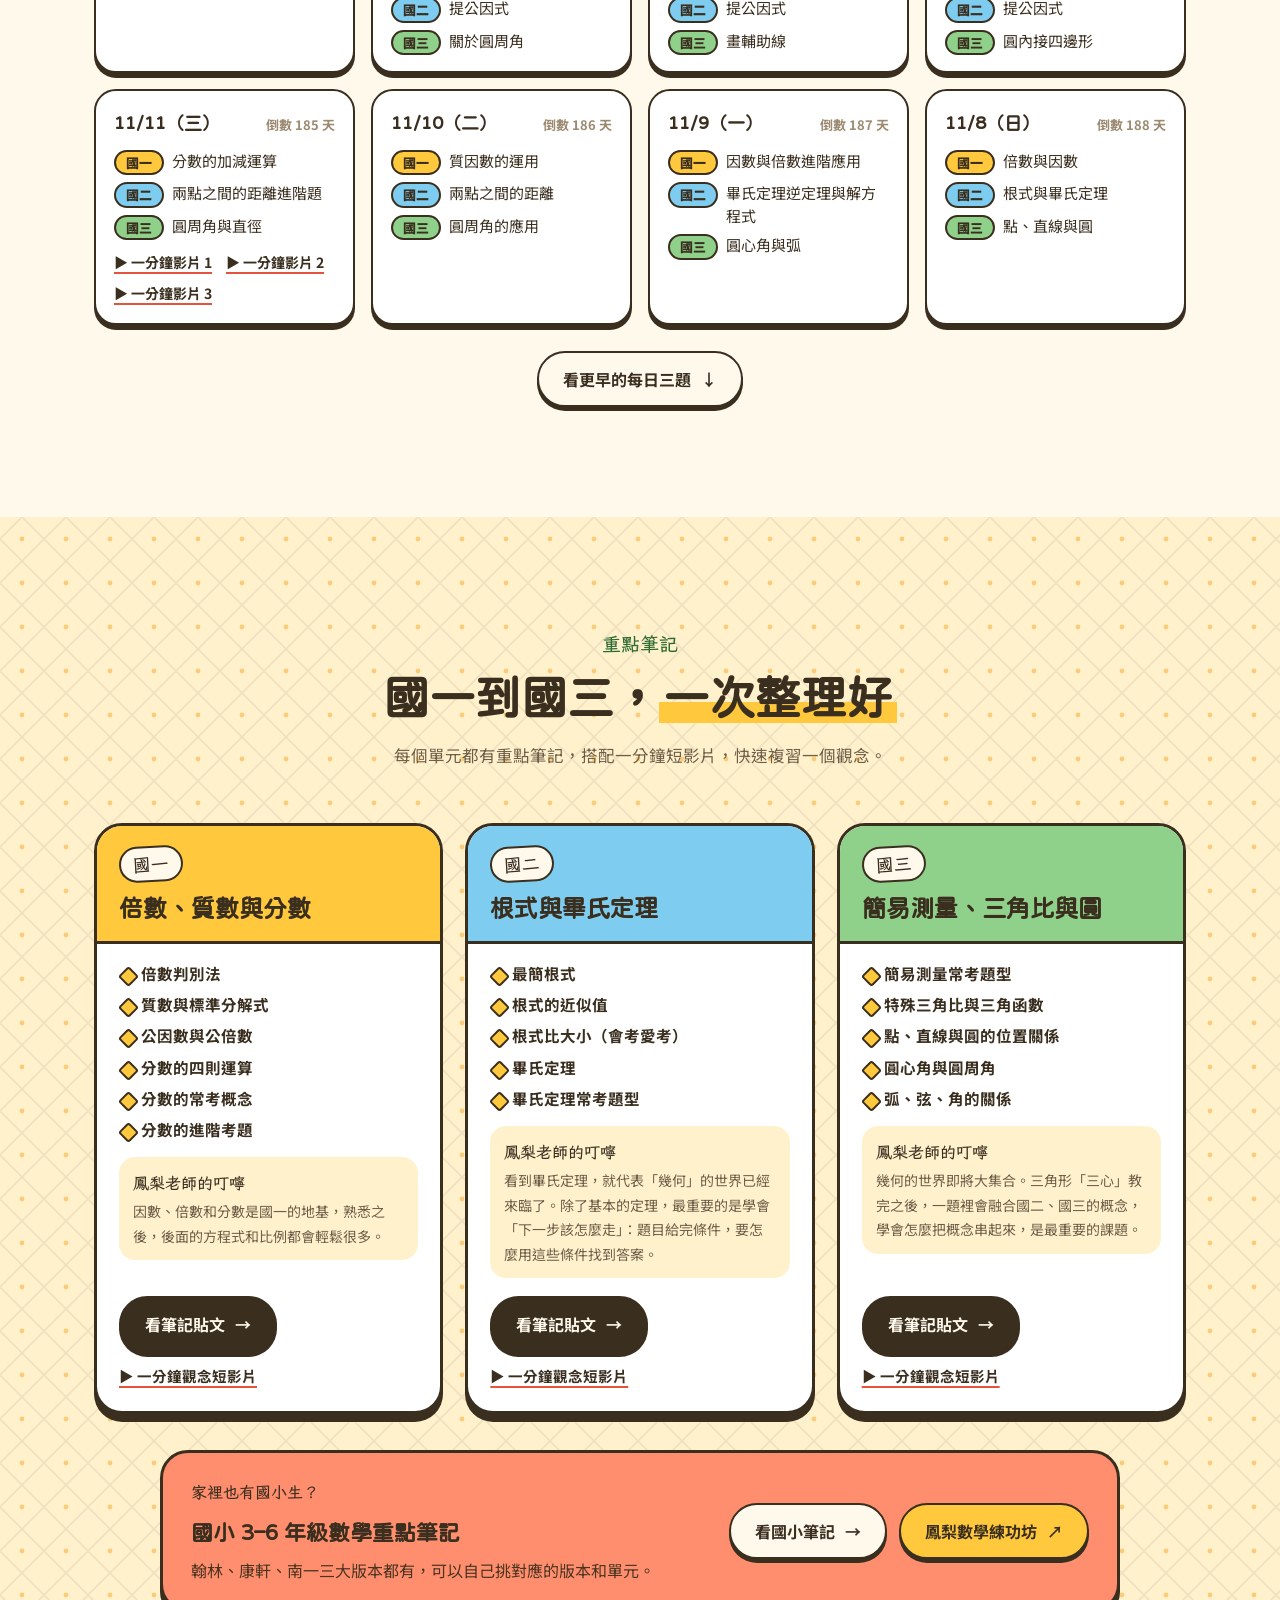
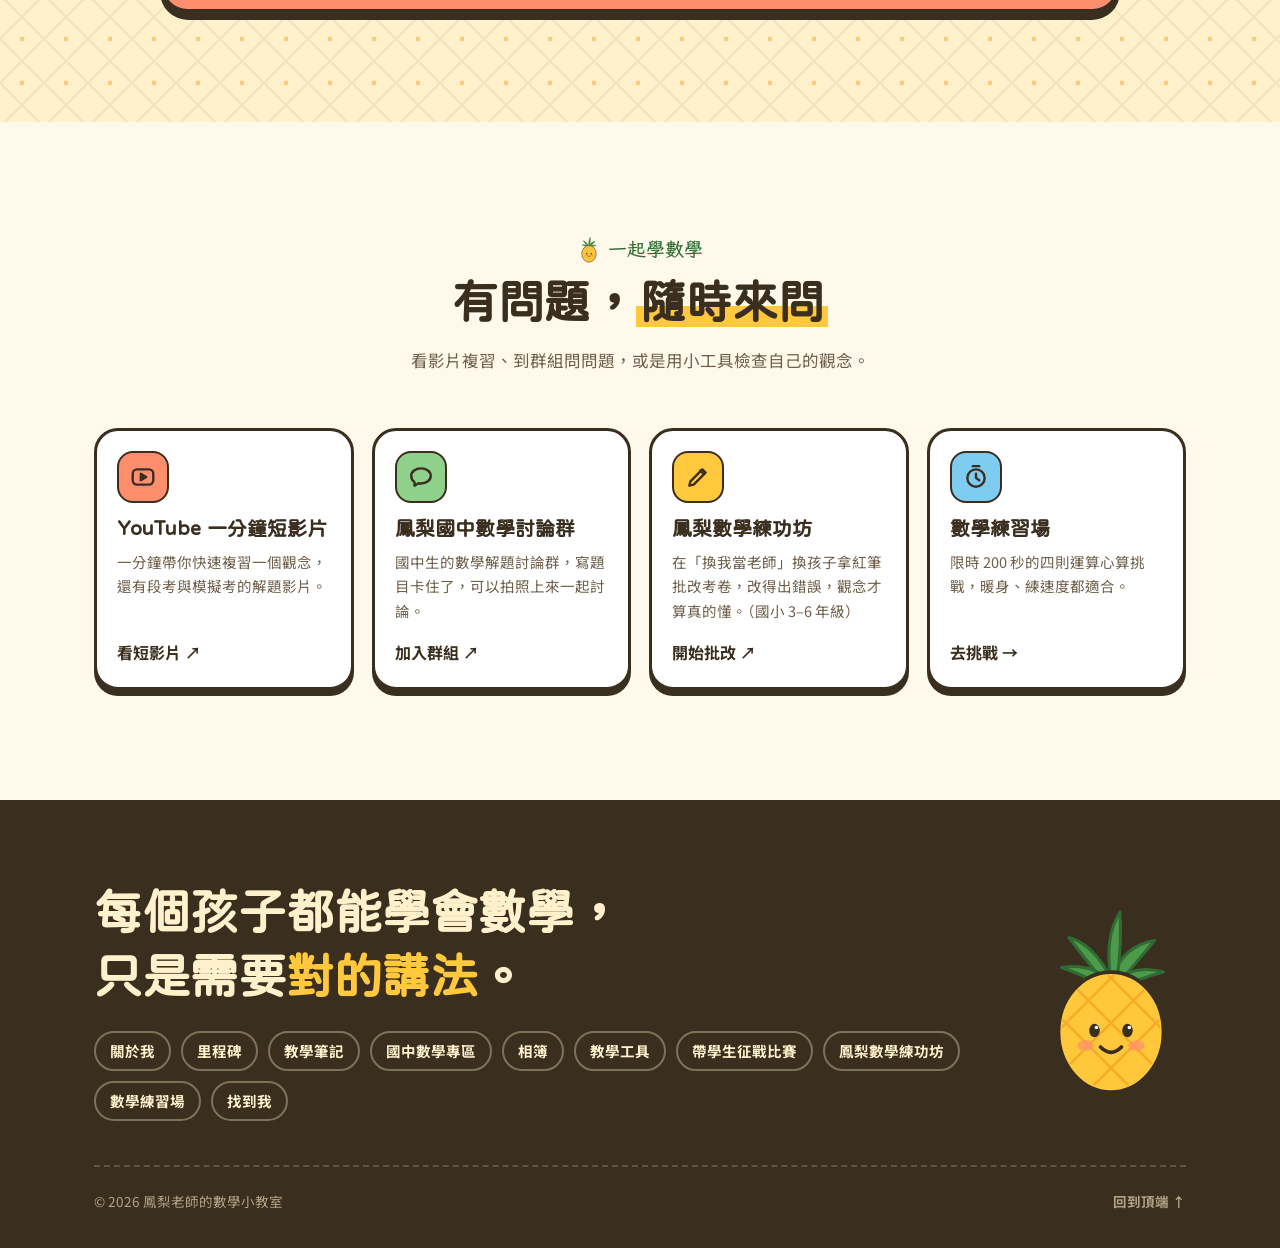
<file: junior.html>
<!DOCTYPE html>
<html lang="zh-Hant">
<head>
<meta charset="UTF-8">
<meta name="viewport" content="width=device-width, initial-scale=1.0">
<title>國中數學專區｜鳳梨老師的數學小教室</title>
<meta name="description" content="國中數學每日三題、國一到國三重點筆記與一分鐘觀念影片，跟著學校進度複習，準備國中教育會考。">
<meta property="og:title" content="國中數學專區｜鳳梨老師的數學小教室">
<meta property="og:description" content="每天三題、重點筆記、一分鐘影片，每天學一點數學。">
<meta name="theme-color" content="#FFC83D">
<link rel="canonical" href="https://pineapple-08081.github.io/pineapplemathweb/junior.html">
<meta property="og:type" content="website">
<meta property="og:site_name" content="鳳梨老師的數學小教室">
<meta property="og:url" content="https://pineapple-08081.github.io/pineapplemathweb/junior.html">
<meta property="og:image" content="https://pineapple-08081.github.io/pineapplemathweb/assets/featured/daily-three.webp">
<meta name="twitter:card" content="summary_large_image">
<link rel="icon" href="data:image/svg+xml,<svg xmlns=%22http://www.w3.org/2000/svg%22 viewBox=%220 0 32 32%22><path d=%22M16 11C14 7 11 5 8 4.5C10 8 12 10 14.5 12M16 11c0-4 .5-7 2-9.5c0 3.5-.3 6.5-.8 9.5M16 11.5c2.5-3 5-4.3 8-4.5c-2.5 2.2-4.5 4-6.5 5.5%22 fill=%22%234C9A4A%22/><ellipse cx=%2216%22 cy=%2221%22 rx=%229.5%22 ry=%2210%22 fill=%22%23FFC83D%22 stroke=%22%233A2E1F%22 stroke-width=%221.8%22/><circle cx=%2212.5%22 cy=%2220.5%22 r=%221.4%22 fill=%22%233A2E1F%22/><circle cx=%2219.5%22 cy=%2220.5%22 r=%221.4%22 fill=%22%233A2E1F%22/><path d=%22M13.5 24q2.5 2 5 0%22 stroke=%22%233A2E1F%22 stroke-width=%221.4%22 fill=%22none%22 stroke-linecap=%22round%22/></svg>">
<link rel="preconnect" href="https://fonts.googleapis.com">
<link rel="preconnect" href="https://fonts.gstatic.com" crossorigin>
<link href="https://fonts.googleapis.com/css2?family=Noto+Sans+TC:wght@400;500;700;900&family=LXGW+WenKai+TC:wght@400;700&family=Fredoka:wght@500;600;700&display=swap" rel="stylesheet">
<link href="https://fonts.googleapis.com/css2?family=Huninn&display=swap" rel="stylesheet">
<link rel="stylesheet" href="assets/site.css?v=2026.11.17-3">
<script>document.documentElement.classList.add('js');</script>
</head>
<body class="junior-page">

<!-- 鳳梨吉祥物（小圖共用） -->
<svg width="0" height="0" style="position:absolute" aria-hidden="true">
  <defs>
    <clipPath id="pineBody"><ellipse cx="100" cy="172" rx="66" ry="76"/></clipPath>
  </defs>
  <symbol id="pine" viewBox="0 0 200 260">
    <g fill="#4C9A4A" stroke="#2F6B33" stroke-width="4" stroke-linejoin="round">
      <path d="M100 100C84 70 66 52 44 46C62 70 76 88 92 106Z"/>
      <path d="M100 100C112 70 132 54 158 50C140 72 124 90 110 108Z"/>
      <path d="M100 102C94 66 98 34 112 12C114 44 112 72 108 104Z"/>
      <path d="M98 104C80 86 58 82 34 86C58 94 78 104 94 114Z"/>
      <path d="M104 104C124 88 148 86 170 92C146 98 126 106 110 116Z"/>
    </g>
    <ellipse cx="100" cy="172" rx="70" ry="80" fill="#FFC83D" stroke="#3A2E1F" stroke-width="5"/>
    <g clip-path="url(#pineBody)" stroke="#F5A623" stroke-width="3.5" opacity=".8">
      <path d="M0 120L160 280M30 90L190 250M60 60L220 220M90 30L250 190M-30 150L130 310"/>
      <path d="M200 120L40 280M170 90L10 250M140 60L-20 220M110 30L-50 190M230 150L70 310"/>
    </g>
    <ellipse cx="66" cy="190" rx="11" ry="7" fill="#FF8E6E" opacity=".7"/>
    <ellipse cx="134" cy="190" rx="11" ry="7" fill="#FF8E6E" opacity=".7"/>
    <ellipse cx="78" cy="170" rx="7" ry="9" fill="#3A2E1F"/>
    <ellipse cx="122" cy="170" rx="7" ry="9" fill="#3A2E1F"/>
    <circle cx="80.5" cy="166" r="2.4" fill="#fff"/>
    <circle cx="124.5" cy="166" r="2.4" fill="#fff"/>
    <path d="M86 192Q100 206 114 192" fill="none" stroke="#3A2E1F" stroke-width="5" stroke-linecap="round"/>
  </symbol>
</svg>

<header class="nav" id="nav">
  <div class="wrap">
    <a class="logo" href="index.html" aria-label="回到首頁">
      <svg viewBox="0 0 200 260" aria-hidden="true"><use href="#pine"/></svg>
      <span id="navBrand">鳳梨老師的數學小教室</span>
    </a>
    <nav class="nav-right" aria-label="主選單">
      <div class="menu" id="menu">
        <a href="index.html#about">關於我</a>
        <a href="index.html#notes">教學筆記</a>
        <a class="junior-link" href="junior.html" aria-current="page"><svg viewBox="0 0 24 24" aria-hidden="true"><path d="M12 6C10 4.5 7 4 3.5 4.5v14C7 18 10 18.5 12 20c2-1.5 5-2 8.5-1.5v-14C17 4 14 4.5 12 6z" fill="currentColor" opacity=".25"/><path d="M12 6C10 4.5 7 4 3.5 4.5v14C7 18 10 18.5 12 20c2-1.5 5-2 8.5-1.5v-14C17 4 14 4.5 12 6zM12 6v14" fill="none" stroke="currentColor" stroke-width="2" stroke-linejoin="round"/></svg>國中數學</a>
        <a href="index.html#album">相簿</a>
        <a class="contest-link" href="competitions.html"><svg viewBox="0 0 24 24" aria-hidden="true"><path d="M7 3h10v5a5 5 0 0 1-10 0z" fill="currentColor"/><path d="M7 5H3.5a3.5 3.5 0 0 0 3.8 4M17 5h3.5a3.5 3.5 0 0 1-3.8 4M12 13v4M8 21h8l-1-4H9z" fill="none" stroke="currentColor" stroke-width="2" stroke-linejoin="round"/></svg>帶學生征戰比賽</a>
        <a href="index.html#follow">找到我</a>
        <a class="cta cta-teacher" href="https://it-s-my-turn-to-be-teacher.web.app/" target="_blank" rel="noopener">鳳梨數學練功坊 <span aria-hidden="true">↗</span></a>
        <a class="cta" href="practice.html">數學練習場</a>
      </div>
      <button class="theme" id="themeBtn" type="button" aria-label="切換深淺色">
        <svg viewBox="0 0 24 24" fill="none" stroke="currentColor" stroke-width="2.2"><circle cx="12" cy="12" r="9"/><path d="M12 3a9 9 0 0 0 0 18z" fill="currentColor"/></svg>
      </button>
      <button class="menu-btn" id="menuBtn" type="button" aria-label="開啟選單" aria-expanded="false" aria-controls="menu">
        <span></span><span></span><span></span>
      </button>
    </nav>
  </div>
</header>

<main id="top">

  <!-- 頁首 -->
  <section class="j-hero lattice" id="hero">
    <div class="wrap j-hero-grid">
      <div>
        <a class="back-link" href="index.html">← 回到小教室</a>
        <h1 class="reveal">國中數學<br><span class="hl">專區</span></h1>
        <p class="lead reveal" style="--d:.1s" id="jIntro"></p>
        <div class="exam-chip reveal" style="--d:.2s" id="examChip"></div>
        <div class="j-actions reveal" style="--d:.3s">
          <a class="btn" href="#daily">每日三題 <span class="arr">→</span></a>
          <a class="btn light" href="#notes">重點筆記 <span class="arr">→</span></a>
        </div>
      </div>
      <div class="j-hero-art" aria-hidden="true">
        <div class="polaroid"><img src="assets/featured/daily-three.webp" alt=""></div>
        <svg class="j-pine" viewBox="0 0 200 260"><use href="#pine"/></svg>
      </div>
    </div>
    <svg class="wave-edge" viewBox="0 0 1440 80" preserveAspectRatio="none" aria-hidden="true"><path d="M0 46C180 10 330 10 520 40S900 84 1100 50S1340 14 1440 30V80H0Z"/></svg>
  </section>

  <!-- 每日三題 -->
  <section class="sec" id="daily">
    <div class="wrap">
      <div class="sec-head">
        <div class="tag reveal"><svg viewBox="0 0 200 260" aria-hidden="true"><use href="#pine"/></svg>每日三題</div>
        <h2 class="reveal" style="--d:.1s">每天學一點，<em>會考不慌</em></h2>
        <p class="reveal" style="--d:.2s">國一、國二、國三每天各一題，跟著學校進度走。題目和詳解圖片在 Threads 上，這裡幫你整理每天考的觀念。</p>
      </div>
      <div class="today reveal" id="today"></div>
      <div class="d-tools">
        <div class="grade-tabs" id="gradeTabs" role="tablist" aria-label="選擇年級"></div>
        <label class="search d-search">
          <svg viewBox="0 0 24 24" fill="none" stroke="currentColor" stroke-width="2.4" aria-hidden="true"><circle cx="11" cy="11" r="7"/><path d="M20 20l-3.5-3.5"/></svg>
          <input id="dq" type="search" placeholder="搜尋觀念，例如：根式、圓周角" aria-label="搜尋每日三題的觀念">
        </label>
      </div>
      <div class="days" id="days"></div>
      <div class="d-more"><button class="btn light" type="button" id="dMore" hidden>看更早的每日三題 <span class="arr">↓</span></button></div>
      <p class="d-empty" id="dEmpty" hidden>找不到相關的觀念，換個關鍵字試試看。</p>
    </div>
  </section>

  <!-- 重點筆記 -->
  <section class="sec notes-sec lattice" id="notes">
    <div class="wrap">
      <div class="sec-head">
        <div class="tag reveal">重點筆記</div>
        <h2 class="reveal" style="--d:.1s">國一到國三，<em>一次整理好</em></h2>
        <p class="reveal" style="--d:.2s">每個單元都有重點筆記，搭配一分鐘短影片，快速複習一個觀念。</p>
      </div>
      <div class="grade-notes" id="gradeNotes"></div>
      <div class="elem reveal" id="elem"></div>
    </div>
  </section>

  <!-- 一起學 -->
  <section class="sec" id="more">
    <div class="wrap">
      <div class="sec-head">
        <div class="tag reveal"><svg viewBox="0 0 200 260" aria-hidden="true"><use href="#pine"/></svg>一起學數學</div>
        <h2 class="reveal" style="--d:.1s">有問題，<em>隨時來問</em></h2>
        <p class="reveal" style="--d:.2s">看影片複習、到群組問問題，或是用小工具檢查自己的觀念。</p>
      </div>
      <div class="more-grid" id="moreGrid"></div>
    </div>
  </section>

</main>

<footer>
  <div class="wrap">
    <div class="foot-top">
      <div>
        <p class="big reveal">每個孩子都能學會數學，<br>只是需要<em>對的講法</em>。</p>
        <nav class="foot-links" aria-label="頁尾選單">
          <a href="index.html#about">關於我</a><a href="index.html#milestones">里程碑</a><a href="index.html#notes">教學筆記</a><a href="junior.html">國中數學專區</a><a href="index.html#album">相簿</a><a href="index.html#tools">教學工具</a><a href="competitions.html">帶學生征戰比賽</a><a href="https://it-s-my-turn-to-be-teacher.web.app/" target="_blank" rel="noopener">鳳梨數學練功坊</a><a href="practice.html">數學練習場</a><a href="index.html#follow">找到我</a>
        </nav>
      </div>
      <svg class="foot-mascot" aria-hidden="true" viewBox="0 0 200 260"><use href="#pine"/></svg>
    </div>
    <div class="foot-bot">
      <span>© <span id="year"></span> <span id="footBrand">鳳梨老師的數學小教室</span></span>
      <button class="to-top" type="button" id="toTop">回到頂端 ↑</button>
    </div>
  </div>
</footer>

<script src="data/site.js?v=2026.11.17-3"></script>
<script src="data/daily.js?v=2026.11.17-3"></script>
<script src="assets/common.js?v=2026.11.17-3"></script>
<script>
(function(){
  const SITE = window.SITE || {}, J = SITE.junior || {}, DAILY = window.DAILY || [];
  const $ = id => document.getElementById(id), esc = PM.esc;
  const GRADES = ['國一', '國二', '國三'];
  const GRADE_COLOR = { '國一': 'yellow', '國二': 'sky', '國三': 'leaf' };
  const WEEK = '日一二三四五六';
  const threads = (SITE.links || []).find(l => l.id === 'threads');
  const youtube = (SITE.links || []).find(l => l.id === 'youtube');
  const line = (SITE.links || []).find(l => l.id === 'line');
  const fmt = d => { const [y, m, dd] = d.split('-').map(Number); return `${m}/${dd}（${WEEK[new Date(y, m - 1, dd).getDay()]}）`; };

  $('jIntro').textContent = J.intro || '';
  $('year').textContent = new Date().getFullYear();

  /* 會考倒數：依今天日期自動計算 */
  if (J.exam && J.exam.date){
    const today = new Date(); today.setHours(0, 0, 0, 0);
    const [y, m, d] = J.exam.date.split('-').map(Number);
    const days = Math.round((new Date(y, m - 1, d) - today) / 86400000);
    $('examChip').innerHTML = days > 0
      ? `<span>${esc(J.exam.label)}</span><b>倒數 <em>${days}</em> 天</b>`
      : `<span>${esc(J.exam.label)}</span><b>${days === 0 ? '今天會考，加油！' : '辛苦了！'}</b>`;
  } else $('examChip').hidden = true;

  /* 每日三題：會考倒數依會考日期重新計算，避免貼文裡的天數打錯 */
  const examDay = J.exam && J.exam.date ? new Date(J.exam.date + 'T00:00:00') : null;
  const days = DAILY.filter(d => (d.concepts || []).length || d.countdown)
    .map(d => examDay ? { ...d, countdown: Math.round((examDay - new Date(d.date + 'T00:00:00')) / 86400000) } : d);
  const conceptRows = (d, grade, q) => GRADES.map((g, i) => {
    const c = (d.concepts || [])[i];
    if (!c) return '';
    const dim = (grade !== 'all' && grade !== g) || (q && !c.toLowerCase().includes(q));
    return `<li class="${dim ? 'dim' : ''}"><span class="g" data-c="${GRADE_COLOR[g]}">${g}</span><span>${esc(c)}</span></li>`;
  }).join('');
  const videoLinks = d => (d.videos || []).map((u, i) =>
    `<a href="${esc(u)}" target="_blank" rel="noopener">▶ 一分鐘影片${(d.videos || []).length > 1 ? ' ' + (i + 1) : ''}</a>`).join('');

  const latest = days[0];
  if (latest){
    $('today').innerHTML = `
      <div class="t-head">
        <span class="t-badge">最新一回</span>
        <span class="t-date">${fmt(latest.date)}</span>
        ${latest.countdown ? `<span class="t-cd">會考倒數 ${latest.countdown} 天</span>` : ''}
      </div>
      ${(latest.concepts || []).length
        ? `<ol class="t-list">${GRADES.map((g, i) => latest.concepts[i] ? `<li><span class="g" data-c="${GRADE_COLOR[g]}">${g}</span><b>${esc(latest.concepts[i])}</b></li>` : '').join('')}</ol>`
        : '<p class="t-wait">今天的觀念整理還沒上傳，先到 Threads 看題目吧！</p>'}
      <div class="t-actions">
        ${threads ? `<a class="btn" href="${esc(threads.url)}" target="_blank" rel="noopener">到 Threads 看題目 <span class="arr">↗</span></a>` : ''}
        <span class="v-links">${videoLinks(latest)}${youtube && youtube.shorts ? `<a href="${esc(youtube.shorts)}" target="_blank" rel="noopener">▶ 全部一分鐘短影片</a>` : ''}</span>
      </div>`;
  } else $('today').hidden = true;

  const PAGE = 8;
  let grade = 'all', q = '', limit = PAGE;
  $('gradeTabs').innerHTML = [['all', '全部'], ...GRADES.map(g => [g, g])].map(([k, n]) =>
    `<button type="button" role="tab" data-g="${k}" aria-selected="${k === 'all'}"${k !== 'all' ? ` data-c="${GRADE_COLOR[k]}"` : ''}>${n}</button>`).join('');
  function renderDays(){
    const all = days.slice(1).filter(d => !q || (d.concepts || []).some((c, i) => (grade === 'all' || GRADES[i] === grade) && c.toLowerCase().includes(q)));
    const list = q ? all : all.slice(0, limit);
    $('dMore').hidden = list.length >= all.length;
    $('days').innerHTML = list.map((d, i) => `
      <article class="day reveal" style="--d:${Math.min(i, 8) * .05}s">
        <div class="day-top"><span class="day-date">${fmt(d.date)}</span>${d.countdown ? `<span class="day-cd">倒數 ${d.countdown} 天</span>` : ''}</div>
        ${(d.concepts || []).length ? `<ul class="day-list">${conceptRows(d, grade, q)}</ul>` : '<p class="day-wait">這天的觀念整理在 Threads 上</p>'}
        ${videoLinks(d) ? `<div class="v-links">${videoLinks(d)}</div>` : ''}
      </article>`).join('');
    $('dEmpty').hidden = all.length > 0 || !q;
    PM.observe($('days'));
  }
  $('gradeTabs').addEventListener('click', e => {
    const b = e.target.closest('[data-g]');
    if (!b) return;
    grade = b.dataset.g;
    [...$('gradeTabs').children].forEach(x => x.setAttribute('aria-selected', x === b));
    renderDays();
  });
  $('dMore').addEventListener('click', () => { limit += PAGE * 2; renderDays(); });
  $('dq').addEventListener('input', e => { q = e.target.value.trim().toLowerCase(); renderDays(); });
  renderDays();

  /* 重點筆記 */
  $('gradeNotes').innerHTML = (J.notes || []).map((n, i) => `
    <article class="g-note reveal" data-c="${esc(n.color || 'yellow')}" style="--d:${i * .1}s">
      <div class="g-top"><span class="g-grade">${esc(n.grade)}</span><h3>${esc(n.title)}</h3></div>
      <ul class="g-topics">${(n.topics || []).map(t => `<li>${esc(t)}</li>`).join('')}</ul>
      ${n.tip ? `<p class="g-tip"><b>鳳梨老師的叮嚀</b>${esc(n.tip)}</p>` : ''}
      <div class="g-actions">
        ${n.post ? `<a class="btn" href="index.html#post=${encodeURIComponent(n.post)}">看筆記貼文 <span class="arr">→</span></a>` : ''}
        ${(n.videos || []).map(v => `<a class="g-video" href="${esc(v.url)}" target="_blank" rel="noopener">▶ ${esc(v.label)}</a>`).join('')}
      </div>
    </article>`).join('');
  const E = J.elementary;
  if (E){
    const tool = (SITE.tools || [])[0];
    $('elem').innerHTML = `
      <div><span class="e-tag">家裡也有國小生？</span><h3>${esc(E.title)}</h3><p>${esc(E.text)}</p></div>
      <div class="e-actions">
        ${E.post ? `<a class="btn light" href="index.html#post=${encodeURIComponent(E.post)}">看國小筆記 <span class="arr">→</span></a>` : ''}
        ${tool ? `<a class="btn yellow" href="${esc(tool.url)}" target="_blank" rel="noopener">${esc(tool.name)} <span class="arr">↗</span></a>` : ''}
      </div>`;
  } else $('elem').hidden = true;

  /* 一起學數學 */
  const tool = (SITE.tools || [])[0];
  const more = [
    youtube && youtube.url && { c: 'coral', ic: '<svg viewBox="0 0 24 24"><rect x="2.5" y="5" width="19" height="14" rx="4"/><path d="M10 9l5 3-5 3z" fill="currentColor"/></svg>', name: 'YouTube 一分鐘短影片', text: '一分鐘帶你快速複習一個觀念，還有段考與模擬考的解題影片。', url: youtube.shorts || youtube.url, cta: '看短影片' },
    line && line.url && { c: 'leaf', ic: '<svg viewBox="0 0 24 24"><path d="M12 4c5 0 9 3.1 9 7s-4 7-9 7c-.8 0-1.6-.1-2.3-.2L6 20v-3.3C4.2 15.4 3 13.3 3 11c0-3.9 4-7 9-7z"/></svg>', name: line.handle || 'LINE 社群', text: '國中生的數學解題討論群，寫題目卡住了，可以拍照上來一起討論。', url: line.url, cta: '加入群組' },
    tool && { c: 'yellow', ic: '<svg viewBox="0 0 24 24"><path d="M4 20l4-1 11-11-3-3L5 16z"/><path d="M14 6l3 3"/></svg>', name: tool.name, text: '在「換我當老師」換孩子拿紅筆批改考卷，改得出錯誤，觀念才算真的懂。（國小 3–6 年級）', url: tool.url, cta: tool.cta || '開始批改' },
    { c: 'sky', ic: '<svg viewBox="0 0 24 24"><circle cx="12" cy="13" r="8"/><path d="M12 9v4l3 2M9 2h6"/></svg>', name: '數學練習場', text: '限時 200 秒的四則運算心算挑戰，暖身、練速度都適合。', url: 'practice.html', cta: '去挑戰', local: true }
  ].filter(Boolean);
  $('moreGrid').innerHTML = more.map((m, i) => `
    <a class="more reveal" data-c="${m.c}" style="--d:${i * .08}s" href="${esc(m.url)}"${m.local ? '' : ' target="_blank" rel="noopener"'}>
      <span class="ic">${m.ic}</span>
      <span class="nm">${esc(m.name)}</span>
      <span class="tx">${esc(m.text)}</span>
      <span class="go">${esc(m.cta)} <span class="arr">${m.local ? '→' : '↗'}</span></span>
    </a>`).join('');

  requestAnimationFrame(() => $('hero').classList.add('in'));
})();
</script>
</body>
</html>
</file>
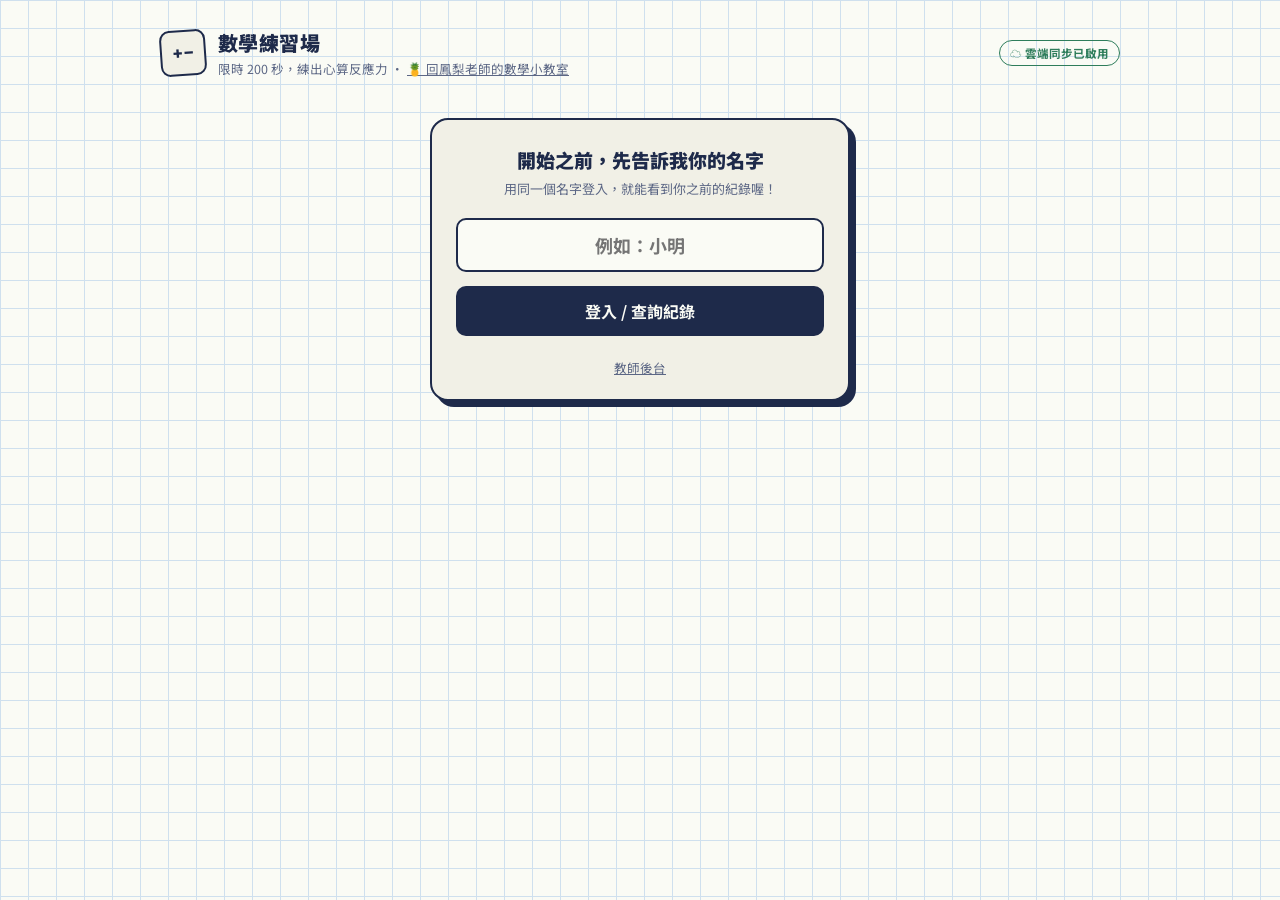
<file: practice.html>
<!DOCTYPE html>
<html lang="zh-Hant">
<head>
<meta charset="UTF-8">
<meta name="viewport" content="width=device-width, initial-scale=1.0, maximum-scale=1.0">
<title>數學練習場</title>
<link rel="preconnect" href="https://fonts.googleapis.com">
<link href="https://fonts.googleapis.com/css2?family=Noto+Sans+TC:wght@400;500;700;900&family=Space+Grotesk:wght@500;600;700&display=swap" rel="stylesheet">
<style>
  :root{
    --paper:#FAFBF5;
    --paper-dark:#F1F0E6;
    --grid:#CFE0EE;
    --ink:#1E2A4A;
    --ink-soft:#5C6785;
    --red:#D6432D;
    --green:#2E7D5B;
    --gold:#E4A63A;
    --card-border:#1E2A4A;
    --radius:14px;
  }
  @media (prefers-color-scheme: dark){
    :root:not([data-theme="light"]){
      --paper:#0F1626; --paper-dark:#131B2E; --grid:#22314F;
      --ink:#F3F1E7; --ink-soft:#AEB6CF; --red:#FF6B52; --green:#4FCE96;
      --gold:#F2C15A; --card-border:#3A4A72;
    }
  }
  :root[data-theme="dark"]{
    --paper:#0F1626; --paper-dark:#131B2E; --grid:#22314F;
    --ink:#F3F1E7; --ink-soft:#AEB6CF; --red:#FF6B52; --green:#4FCE96;
    --gold:#F2C15A; --card-border:#3A4A72;
  }

  *{box-sizing:border-box;}
  html,body{margin:0;padding:0;}
  body{
    background:
      linear-gradient(var(--grid) 1px, transparent 1px) 0 0/28px 28px,
      linear-gradient(90deg, var(--grid) 1px, transparent 1px) 0 0/28px 28px,
      var(--paper);
    color:var(--ink);
    font-family:'Noto Sans TC', system-ui, sans-serif;
    min-height:100vh;
    -webkit-font-smoothing:antialiased;
  }
  .num{font-family:'Space Grotesk','Noto Sans TC',sans-serif; font-variant-numeric: tabular-nums;}
  a{color:inherit;}
  button{font-family:inherit;}
  input{font-family:inherit;}

  .wrap{max-width:1000px;margin:0 auto;padding:28px 20px 60px;}

  .top{display:flex;align-items:center;justify-content:space-between;gap:12px;margin-bottom:22px;flex-wrap:wrap;}
  .brand{display:flex;align-items:center;gap:12px;}
  .brand-mark{
    width:46px;height:46px;border-radius:10px;border:2.5px solid var(--card-border);
    display:flex;align-items:center;justify-content:center;background:var(--paper-dark);
    font-family:'Space Grotesk',sans-serif;font-weight:700;font-size:20px;
    transform:rotate(-4deg); flex-shrink:0;
  }
  .brand h1{font-size:20px;margin:0;font-weight:900;letter-spacing:.02em;}
  .brand p{margin:2px 0 0;font-size:12.5px;color:var(--ink-soft);}
  .top-right{display:flex;align-items:center;gap:8px;}

  .back-btn, .ghost-btn{
    display:none;align-items:center;gap:6px;background:none;border:2px solid var(--card-border);
    border-radius:999px;padding:8px 16px 8px 12px;font-weight:700;font-size:14px;cursor:pointer;color:var(--ink);
  }
  .back-btn:hover, .ghost-btn:hover{background:var(--paper-dark);}

  .sync-pill{
    font-size:11.5px;font-weight:700;padding:4px 10px;border-radius:999px;border:1.5px solid var(--card-border);
    color:var(--ink-soft);
  }
  .sync-pill.on{color:var(--green);border-color:var(--green);}
  .sync-pill.off{color:var(--red);border-color:var(--red);}

  .screen{display:none;}
  .screen.show{display:block;}

  /* ---------- Login ---------- */
  #login .panel{max-width:420px;margin:40px auto 0;text-align:center;}
  #login h2{margin:0 0 6px;font-size:19px;font-weight:900;}
  #login p.sub{margin:0 0 20px;font-size:13px;color:var(--ink-soft);}
  #nameInput{
    width:100%;font-size:18px;font-weight:700;padding:12px 14px;border-radius:10px;
    border:2px solid var(--card-border);background:var(--paper);color:var(--ink);text-align:center;
  }
  .go-btn{
    margin-top:14px;width:100%;background:var(--ink);color:var(--paper);border:none;border-radius:10px;
    padding:13px;font-weight:700;font-size:16px;cursor:pointer;
  }
  .go-btn:hover{opacity:.88;}
  .login-foot{margin-top:22px;font-size:12.5px;color:var(--ink-soft);}
  .login-foot button{background:none;border:none;text-decoration:underline;cursor:pointer;color:var(--ink-soft);font-size:12.5px;padding:0;}

  /* ---------- Home ---------- */
  #home .lede{max-width:520px;margin:0 0 8px;color:var(--ink-soft);font-size:15px;line-height:1.7;}
  .welcome{font-size:14px;margin-bottom:18px;color:var(--ink-soft);}
  .welcome b{color:var(--ink);}
  .badge-chip{display:inline-flex;align-items:center;gap:4px;font-weight:700;padding:2px 9px;border-radius:999px;border:1.5px solid var(--card-border);font-size:12.5px;margin-left:6px;}

  .stamp{
    display:inline-flex;align-items:center;gap:6px;
    border:2px solid var(--red);color:var(--red);border-radius:8px;
    padding:3px 10px;font-weight:700;font-size:12.5px;transform:rotate(-3deg);
    margin-bottom:14px;
  }

  .grid{display:grid;grid-template-columns:repeat(auto-fill,minmax(210px,1fr));gap:14px;}

  .card{
    position:relative; background:var(--paper-dark); border:2px solid var(--card-border);
    border-radius:var(--radius); padding:18px 16px 16px; cursor:pointer; text-align:left;
    transition:transform .12s ease, box-shadow .12s ease; box-shadow:4px 4px 0 var(--card-border);
  }
  .card:hover{transform:translate(-2px,-2px);box-shadow:6px 6px 0 var(--card-border);}
  .card:active{transform:translate(1px,1px);box-shadow:2px 2px 0 var(--card-border);}
  .card .tag{
    position:absolute;top:-10px;right:14px;font-size:11px;font-weight:700;
    background:var(--gold);color:#241a03;padding:2px 8px;border-radius:6px;border:2px solid var(--card-border);
  }
  .card .icon{
    width:42px;height:42px;border-radius:10px;display:flex;align-items:center;justify-content:center;
    font-family:'Space Grotesk',sans-serif;font-weight:700;font-size:19px;margin-bottom:10px;
    border:2px solid var(--card-border);
  }
  .card h3{margin:0 0 4px;font-size:16px;font-weight:900;}
  .card p{margin:0;font-size:12.5px;color:var(--ink-soft);line-height:1.5;}

  /* ---------- Difficulty picker (modal-ish inline) ---------- */
  #diffPicker{display:none;margin-top:18px;}
  #diffPicker .panel{padding:20px;}
  #diffPicker h3{margin:0 0 12px;font-size:16px;}
  .diff-choices{display:flex;gap:10px;flex-wrap:wrap;}
  .diff-choices button{
    flex:1;min-width:110px;border:2px solid var(--card-border);background:var(--paper);border-radius:12px;
    padding:14px 10px;font-weight:700;font-size:14px;cursor:pointer;color:var(--ink);
  }
  .diff-choices button:hover{background:var(--gold);}

  /* ---------- Game screen ---------- */
  .panel{
    background:var(--paper-dark);border:2px solid var(--card-border);border-radius:18px;
    padding:26px 24px 22px;position:relative;box-shadow:6px 6px 0 var(--card-border);
  }
  .panel-head{display:flex;align-items:center;justify-content:space-between;gap:10px;flex-wrap:wrap;margin-bottom:14px;}
  .mode-title{display:flex;align-items:center;gap:10px;}
  .mode-title .icon{
    width:36px;height:36px;border-radius:9px;border:2px solid var(--card-border);
    display:flex;align-items:center;justify-content:center;font-weight:700;font-family:'Space Grotesk',sans-serif;
  }
  .mode-title h2{margin:0;font-size:18px;font-weight:900;}
  .diff-tag{font-size:12px;font-weight:700;color:var(--ink-soft);border:1.5px solid var(--card-border);border-radius:999px;padding:3px 10px;}

  .timerbar-wrap{height:10px;border-radius:999px;background:var(--paper);border:1.5px solid var(--card-border);overflow:hidden;margin-bottom:16px;}
  .timerbar{height:100%;width:100%;background:var(--green);transition:width 1s linear, background .3s ease;}
  .timerbar.warn{background:var(--gold);}
  .timerbar.danger{background:var(--red);}

  .stats{display:flex;gap:18px;margin-bottom:16px;font-size:13px;color:var(--ink-soft);flex-wrap:wrap;}
  .stats b{color:var(--ink);font-family:'Space Grotesk',sans-serif;font-size:15px;}

  .stage{
    background:var(--paper);border:1.5px dashed var(--grid);border-radius:14px;
    padding:36px 20px;text-align:center;min-height:170px;
    display:flex;flex-direction:column;align-items:center;justify-content:center;gap:16px;
    position:relative;overflow:hidden;
  }
  .problem{font-family:'Space Grotesk',sans-serif;font-weight:600;font-size:clamp(28px,6vw,42px);letter-spacing:.01em;}
  .problem sup{font-size:.55em;}
  .hint{font-size:12.5px;color:var(--ink-soft);}

  .answer-row{display:flex;align-items:center;gap:10px;}
  .answer-row input{
    font-family:'Space Grotesk',sans-serif;font-size:22px;font-weight:600;
    width:150px;text-align:center;padding:10px 8px;border-radius:10px;
    border:2px solid var(--card-border);background:var(--paper-dark);color:var(--ink);
  }
  .answer-row input:focus{outline:2px solid var(--gold);outline-offset:1px;}
  .submit-btn{
    background:var(--ink);color:var(--paper);border:none;border-radius:10px;
    padding:11px 20px;font-weight:700;font-size:15px;cursor:pointer;
  }
  .submit-btn:hover{opacity:.88;}

  .stamp-fx{position:absolute;inset:0;display:flex;align-items:center;justify-content:center;pointer-events:none;}
  .stamp-fx span{
    font-family:'Space Grotesk',sans-serif;font-weight:700;font-size:44px;
    border:5px solid currentColor;border-radius:14px;padding:6px 22px;
    transform:rotate(-10deg) scale(0);opacity:0;
  }
  .stamp-fx.show span{animation:stampIn .38s cubic-bezier(.2,1.4,.4,1) forwards;}
  @keyframes stampIn{
    0%{transform:rotate(-10deg) scale(2.2);opacity:0;}
    60%{transform:rotate(-10deg) scale(.92);opacity:1;}
    100%{transform:rotate(-10deg) scale(1);opacity:1;}
  }
  .correct-color{color:var(--green);}
  .wrong-color{color:var(--red);}

  .feedback-line{min-height:20px;font-size:13.5px;font-weight:700;}
  .feedback-line.correct{color:var(--green);}
  .feedback-line.wrong{color:var(--red);}

  .numpad{display:none;grid-template-columns:repeat(4,1fr);gap:8px;margin-top:16px;max-width:280px;margin-left:auto;margin-right:auto;}
  .numpad button{
    padding:13px 0;border-radius:10px;border:2px solid var(--card-border);background:var(--paper);
    font-family:'Space Grotesk',sans-serif;font-weight:700;font-size:17px;cursor:pointer;color:var(--ink);
  }
  .numpad button:active{background:var(--gold);}
  .numpad button.full{grid-column:1 / -1;}

  .quit-row{margin-top:16px;text-align:center;}
  .quit-row button{background:none;border:none;color:var(--ink-soft);text-decoration:underline;font-size:12.5px;cursor:pointer;}

  /* ---------- Result ---------- */
  #result .panel{max-width:460px;margin:0 auto;text-align:center;}
  .badge-big{
    width:110px;height:110px;border-radius:50%;border:4px solid var(--card-border);
    display:flex;flex-direction:column;align-items:center;justify-content:center;margin:8px auto 14px;
    background:var(--paper);
  }
  .badge-big .emoji{font-size:38px;}
  .badge-big .label{font-size:13px;font-weight:900;margin-top:2px;}
  .score-big{font-family:'Space Grotesk',sans-serif;font-size:46px;font-weight:700;margin:4px 0;}
  .result-stats{display:flex;justify-content:center;gap:20px;margin:14px 0 18px;font-size:13px;color:var(--ink-soft);flex-wrap:wrap;}
  .result-stats b{color:var(--ink);font-family:'Space Grotesk',sans-serif;}
  .result-btns{display:flex;gap:10px;justify-content:center;flex-wrap:wrap;}
  .result-btns button{border-radius:10px;padding:12px 18px;font-weight:700;font-size:14px;cursor:pointer;border:2px solid var(--card-border);}
  .result-btns .primary{background:var(--ink);color:var(--paper);border-color:var(--ink);}
  .result-btns .secondary{background:var(--paper);color:var(--ink);}
  .save-note{margin-top:14px;font-size:12px;color:var(--ink-soft);}

  /* ---------- Admin ---------- */
  #adminGate .panel{max-width:380px;margin:40px auto 0;text-align:center;}
  #adminGate input{width:100%;font-size:16px;padding:11px;border-radius:10px;border:2px solid var(--card-border);text-align:center;margin-top:8px;}
  .admin-toolbar{display:flex;gap:10px;flex-wrap:wrap;align-items:center;margin-bottom:14px;}
  .admin-toolbar input, .admin-toolbar select{
    padding:8px 10px;border-radius:8px;border:2px solid var(--card-border);background:var(--paper);color:var(--ink);font-size:13px;
  }
  .admin-summary{display:flex;gap:16px;flex-wrap:wrap;margin-bottom:14px;font-size:13px;color:var(--ink-soft);}
  .admin-summary b{color:var(--ink);font-family:'Space Grotesk',sans-serif;font-size:16px;}
  table.records{width:100%;border-collapse:collapse;font-size:12.5px;}
  table.records th, table.records td{border-bottom:1.5px solid var(--grid);padding:7px 8px;text-align:left;white-space:nowrap;}
  table.records th{color:var(--ink-soft);font-weight:700;}
  .table-scroll{overflow-x:auto;border:1.5px solid var(--card-border);border-radius:10px;}
  .export-btn{margin-top:14px;border:2px solid var(--card-border);background:var(--paper);border-radius:10px;padding:9px 16px;font-weight:700;font-size:13px;cursor:pointer;}

  .best-line{margin-top:16px;font-size:12.5px;color:var(--ink-soft);text-align:center;}

  @media (max-width:520px){
    .panel{padding:20px 14px 18px;}
    .stats{gap:12px;}
    .numpad{display:grid;}
  }
  :focus-visible{outline:2px solid var(--gold);outline-offset:2px;}
</style>
</head>
<body>
<div class="wrap">

  <div class="top">
    <div class="brand">
      <div class="brand-mark">+−</div>
      <div>
        <h1>數學練習場</h1>
        <p>限時 200 秒，練出心算反應力 · <a href="index.html">🍍 回鳳梨老師的數學小教室</a></p>
      </div>
    </div>
    <div class="top-right">
      <span class="sync-pill" id="syncPill">檢查同步中…</span>
      <button class="back-btn" id="backBtn">← 回選單</button>
    </div>
  </div>

  <!-- LOGIN -->
  <div class="screen show" id="login">
    <div class="panel">
      <h2>開始之前，先告訴我你的名字</h2>
      <p class="sub">用同一個名字登入，就能看到你之前的紀錄喔！</p>
      <input id="nameInput" type="text" maxlength="12" placeholder="例如：小明" autocomplete="off">
      <button class="go-btn" id="loginBtn">登入 / 查詢紀錄</button>
      <div id="loginHistory"></div>
      <div class="login-foot"><button id="adminLink" type="button">教師後台</button></div>
    </div>
  </div>

  <!-- ADMIN PASSWORD GATE -->
  <div class="screen" id="adminGate">
    <div class="panel">
      <h2 style="margin:0 0 6px;font-size:18px;">教師後台</h2>
      <p class="sub" style="margin:0 0 4px;">請輸入後台密碼</p>
      <input id="adminPass" type="password" placeholder="密碼">
      <button class="go-btn" id="adminEnterBtn">進入後台</button>
      <div class="login-foot"><button id="adminBackBtn" type="button">← 返回登入</button></div>
    </div>
  </div>

  <!-- ADMIN DASHBOARD -->
  <div class="screen" id="admin">
    <div class="panel">
      <div class="panel-head">
        <h2 style="margin:0;font-size:18px;">教師後台 — 遊玩紀錄</h2>
      </div>
      <div class="admin-summary" id="adminSummary"></div>
      <div class="admin-toolbar">
        <input id="adminFilterName" type="text" placeholder="搜尋姓名…">
        <select id="adminFilterMode"><option value="">全部關卡</option></select>
        <button class="export-btn" id="adminRefresh" type="button">重新整理</button>
      </div>
      <div class="table-scroll">
        <table class="records">
          <thead><tr>
            <th>時間</th><th>姓名</th><th>關卡</th><th>難度</th><th>分數</th><th>牌位</th><th>答對</th><th>答錯</th><th>總題數</th>
          </tr></thead>
          <tbody id="adminRows"></tbody>
        </table>
      </div>
      <button class="export-btn" id="adminExport" type="button">匯出 CSV</button>
    </div>
  </div>

  <!-- HOME -->
  <div class="screen" id="home">
    <div class="stamp">✓ 越練越快</div>
    <div class="welcome" id="welcomeLine"></div>
    <p class="lede">選一個關卡，再選難度，200 秒倒數馬上開始！答對 +2 分、答錯 −1 分，看看能拿到哪一個牌位。</p>
    <div class="grid" id="modeGrid"></div>

    <div id="diffPicker">
      <div class="panel">
        <h3 id="diffPickerTitle"></h3>
        <div class="diff-choices" id="diffChoices"></div>
      </div>
    </div>
  </div>

  <!-- GAME -->
  <div class="screen" id="game">
    <div class="panel">
      <div class="panel-head">
        <div class="mode-title">
          <div class="icon" id="gIcon"></div>
          <h2 id="gTitle"></h2>
        </div>
        <span class="diff-tag" id="gDiffTag"></span>
      </div>

      <div class="timerbar-wrap"><div class="timerbar" id="timerBar"></div></div>

      <div class="stats">
        <div>剩餘時間 <b id="stTime">200</b> 秒</div>
        <div>分數 <b id="stScoreVal">0</b></div>
        <div>答對 <b id="stCorrect">0</b></div>
        <div>答錯 <b id="stWrong">0</b></div>
      </div>

      <div class="stage">
        <div class="stamp-fx" id="stampFx"><span id="stampFxText"></span></div>
        <div class="problem" id="problem"></div>
        <div class="hint" id="hint"></div>
        <div class="answer-row">
          <input id="answerInput" type="text" inputmode="decimal" autocomplete="off" placeholder="?">
          <button class="submit-btn" id="submitBtn">確認</button>
        </div>
        <div class="feedback-line" id="feedback"></div>
      </div>

      <div class="numpad" id="numpad"></div>
      <div class="quit-row"><button id="quitBtn" type="button">提早結束這一關</button></div>
    </div>
  </div>

  <!-- RESULT -->
  <div class="screen" id="result">
    <div class="panel">
      <div class="badge-big" id="badgeBig"></div>
      <div class="score-big num" id="finalScore">0</div>
      <div style="font-size:13px;color:var(--ink-soft);">最終分數</div>
      <div class="result-stats">
        <div>答對 <b id="rCorrect">0</b></div>
        <div>答錯 <b id="rWrong">0</b></div>
        <div>正確率 <b id="rAcc">0%</b></div>
      </div>
      <div class="result-btns">
        <button class="primary" id="playAgainBtn">再玩一次</button>
        <button class="secondary" id="toHomeBtn">回選單</button>
      </div>
      <div class="save-note" id="saveNote"></div>
    </div>
  </div>

</div>

<script>
(function(){
  "use strict";

  /* =========================================================
     設定區 — 請依需要修改
     ========================================================= */
  // 把 Google Apps Script 部署後的網頁應用程式網址貼在這裡，即可開啟雲端同步。
  // 留空 "" 則只會存在這台裝置的瀏覽器裡（本機模式）。
  const API_URL = "https://script.google.com/macros/s/AKfycby9AXxpEyEL5yZ8IlRIWuyV3UwJkBrNMOOk-iod62pJ_6IQacFGBA2IXGPo0SNoyiaF/exec";
  // 教師後台密碼，建議修改成只有你知道的密碼。
  const ADMIN_PASSWORD = "0000";
  // 每一關的時間限制（秒）
  const ROUND_SECONDS = 200;
  // 牌位門檻，由高到低
  const BADGES = [
    {min:200, name:'大師', emoji:'🏆'},
    {min:150, name:'鑽石', emoji:'💎'},
    {min:100, name:'金牌', emoji:'🥇'},
    {min:50,  name:'銀牌', emoji:'🥈'},
    {min:30,  name:'銅牌', emoji:'🥉'},
  ];

  /* ---------------- helpers ---------------- */
  const $ = sel => document.querySelector(sel);
  const randInt = (a,b) => Math.floor(Math.random()*(b-a+1))+a;
  const choice = arr => arr[randInt(0, arr.length-1)];
  const gcd = (a,b) => { a=Math.abs(a); b=Math.abs(b); while(b){[a,b]=[b,a%b];} return a || 1; };

  function reduceFrac(n,d){
    if(d<0){n=-n;d=-d;}
    const g = gcd(n,d);
    return [n/g, d/g];
  }
  function fracDisplay(n,d){
    [n,d]=reduceFrac(n,d);
    if(d===1) return `${n}`;
    return `<sup>${n}</sup>&frasl;<sub>${d}</sub>`;
  }
  function parseFracInput(str){
    str = str.trim().replace(/\s+/g,' ');
    if(str==='') return null;
    let m = str.match(/^(-?\d+)\s+(\d+)\/(\d+)$/);
    if(m){
      const whole=parseInt(m[1],10), n=parseInt(m[2],10), d=parseInt(m[3],10);
      if(d===0) return null;
      const sign = whole<0 ? -1:1;
      return [sign*(Math.abs(whole)*d+n), d];
    }
    m = str.match(/^(-?\d+)\/(-?\d+)$/);
    if(m){
      const n=parseInt(m[1],10), d=parseInt(m[2],10);
      if(d===0) return null;
      return [n,d];
    }
    m = str.match(/^(-?\d+)$/);
    if(m) return [parseInt(m[1],10), 1];
    return null;
  }

  /* ---------------- generators (10 關卡) ---------------- */

  function genAdd(diff){
    let a,b,extra=null;
    if(diff==='easy'){a=randInt(1,20);b=randInt(1,20);}
    else if(diff==='normal'){a=randInt(10,99);b=randInt(10,99);}
    else {a=randInt(100,999);b=randInt(100,999);extra=randInt(1,99);}
    const ans = extra===null ? a+b : a+b+extra;
    const text = extra===null ? `${a} + ${b}` : `${a} + ${b} + ${extra}`;
    return mkNum(text, ans);
  }
  function genSub(diff){
    let a,b;
    if(diff==='easy'){a=randInt(5,20);b=randInt(0,a);}
    else if(diff==='normal'){a=randInt(20,99);b=randInt(0,a);}
    else {a=randInt(100,999);b=randInt(0,a);}
    return mkNum(`${a} − ${b}`, a-b);
  }
  function genMul(diff){
    let a,b;
    if(diff==='easy'){a=randInt(1,9);b=randInt(1,9);}
    else if(diff==='normal'){a=randInt(10,99);b=randInt(2,9);}
    else {a=randInt(11,99);b=randInt(11,99);}
    return mkNum(`${a} × ${b}`, a*b);
  }
  function genDiv(diff){
    let divisor,quotient;
    if(diff==='easy'){divisor=randInt(2,9);quotient=randInt(1,9);}
    else if(diff==='normal'){divisor=randInt(2,9);quotient=randInt(10,99);}
    else {divisor=randInt(11,99);quotient=randInt(11,99);}
    const dividend = divisor*quotient;
    return mkNum(`${dividend} ÷ ${divisor}`, quotient);
  }
  function genSum10(diff){
    if(diff==='easy'){
      const a = randInt(1,9);
      return mkNum(`${a} + ? = 10`, 10-a);
    } else if(diff==='normal'){
      const a = randInt(0,10);
      return mkNum(`? + ${a} = 10`, 10-a);
    } else {
      const a = randInt(1,6), b=randInt(1,9-a);
      return mkNum(`${a} + ${b} + ? = 10`, 10-a-b);
    }
  }
  function genSum100(diff){
    if(diff==='easy'){
      const a = randInt(1,9)*10;
      return mkNum(`${a} + ? = 100`, 100-a);
    } else if(diff==='normal'){
      const a = randInt(1,99);
      return mkNum(`${a} + ? = 100`, 100-a);
    } else {
      const a = randInt(1,50), b = randInt(1,99-a);
      return mkNum(`${a} + ${b} + ? = 100`, 100-a-b);
    }
  }
  const SPEED_TIPS = {
    5:'小技巧：×5 = ×10 ÷ 2',
    25:'小技巧：×25 = ×100 ÷ 4',
    125:'小技巧：×125 = ×1000 ÷ 8'
  };
  function genSpeed(diff){
    let n, mult, op;
    if(diff==='easy'){ n=randInt(10,99); mult=choice([5,25]); }
    else if(diff==='normal'){ n=randInt(100,999); mult=choice([5,25,125]); }
    else { n=randInt(1000,9999); mult=choice([25,125]); }
    op = choice(['×','÷']);
    let text, ans;
    if(op==='×'){
      text = `${n} × ${mult}`;
      ans = n*mult;
    } else {
      const base = randInt(diff==='easy'?2:diff==='normal'?10:100, diff==='easy'?40:diff==='normal'?400:999);
      const dividend = base*mult;
      text = `${dividend} ÷ ${mult}`;
      ans = base;
    }
    const q = mkNum(text, ans);
    q.hint = SPEED_TIPS[mult];
    return q;
  }
  function genFrac(diff){
    let d1,d2,n1,n2,op;
    if(diff==='easy'){
      d1 = randInt(2,8); d2 = d1;
      n1 = randInt(1,d1-1); n2 = randInt(1,d1-1);
      op = choice(['+','-']);
      if(op==='-' && n1<n2) [n1,n2]=[n2,n1];
    } else if(diff==='normal'){
      d1 = randInt(2,10); d2 = randInt(2,10);
      n1 = randInt(1,d1-1); n2 = randInt(1,d2-1);
      op = choice(['+','-','×']);
      if(op==='-' && (n1/d1) < (n2/d2)) { [n1,d1,n2,d2] = [n2,d2,n1,d1]; }
    } else {
      d1 = randInt(2,12); d2 = randInt(2,12);
      n1 = randInt(1,d1-1); n2 = randInt(1,d2-1);
      op = choice(['+','-','×','÷']);
      if(op==='-' && (n1/d1) < (n2/d2)) { [n1,d1,n2,d2] = [n2,d2,n1,d1]; }
    }
    let rn, rd;
    if(op==='+'){ rn = n1*d2 + n2*d1; rd = d1*d2; }
    else if(op==='-'){ rn = n1*d2 - n2*d1; rd = d1*d2; }
    else if(op==='×'){ rn = n1*n2; rd = d1*d2; }
    else { rn = n1*d2; rd = d1*n2; }
    [rn, rd] = reduceFrac(rn, rd);
    const text = `${fracDisplay(n1,d1)} ${op} ${fracDisplay(n2,d2)}`;
    return {
      text, answerText: rd===1? `${rn}` : `${rn}/${rd}`, kind:'frac',
      check(input){
        const p = parseFracInput(input);
        if(!p) return false;
        const [un,ud] = reduceFrac(p[0],p[1]);
        return un===rn && ud===rd;
      }
    };
  }
  function genDec(diff){
    let a,b,op,places;
    if(diff==='easy'){
      places=1;
      a = randInt(1,99)/10; b = randInt(1,99)/10;
      op = choice(['+','-']);
      if(op==='-' && a<b) [a,b]=[b,a];
    } else if(diff==='normal'){
      places=2;
      a = randInt(1,999)/100; b = randInt(1,999)/100;
      op = choice(['+','-']);
      if(op==='-' && a<b) [a,b]=[b,a];
    } else {
      places=1;
      op = choice(['×','÷']);
      if(op==='×'){
        a = randInt(1,99)/10; b = randInt(2,12);
      } else {
        b = randInt(2,9);
        const quotient = randInt(1,99)/10;
        a = Math.round(quotient*b*10)/10;
      }
    }
    let ans;
    if(op==='+') ans = a+b;
    else if(op==='-') ans = a-b;
    else if(op==='×') ans = a*b;
    else ans = a/b;
    const outPlaces = (op==='×') ? 2 : (op==='÷') ? 1 : places;
    ans = Math.round(ans*Math.pow(10,outPlaces))/Math.pow(10,outPlaces);
    const bStr = op==='×' ? b.toFixed(0) : op==='÷' ? b.toFixed(0) : b.toFixed(places);
    const text = `${op==='÷'?a.toFixed(1):a.toFixed(op==='×'?1:places)} ${op} ${bStr}`;
    return mkDec(text, ans, outPlaces);
  }
  function signed(x){ return x<0 ? `(${x})` : `${x}`; }
  function genJr(diff){
    const patterns = [];
    if(diff==='easy'){
      patterns.push(()=>{
        const a=randInt(-20,20), b=randInt(-20,20);
        const op = choice(['+','-']);
        const ans = op==='+' ? a+b : a-b;
        return [`${a} ${op==='+'?'+':'−'} ${signed(b)}`, ans];
      });
    } else if(diff==='normal'){
      patterns.push(()=>{
        const a=randInt(-12,12), b=randInt(-12,12), c=randInt(-12,12);
        const useParen = Math.random()<0.5;
        if(useParen){
          const ans=(a+b)*c;
          return [`(${a} + ${signed(b)}) × ${signed(c)}`, ans];
        } else {
          const ans=a+b*c;
          return [`${a} + ${signed(b)} × ${signed(c)}`, ans];
        }
      });
    } else {
      patterns.push(()=>{
        const a=randInt(-9,9);
        const b=randInt(-15,15);
        const ans = a*a + b;
        return [`${signed(a)}<sup>2</sup> + ${signed(b)}`, ans];
      });
      patterns.push(()=>{
        const a=randInt(-15,15), b=randInt(-15,15);
        const ans = Math.abs(a-b);
        return [`|${a} − ${signed(b)}|`, ans];
      });
      patterns.push(()=>{
        const a=randInt(-12,12), b=randInt(-12,12), c=randInt(2,9);
        const ans = (a+b)*c - c;
        return [`(${a} + ${signed(b)}) × ${c} − ${c}`, ans];
      });
    }
    const [text, ans] = choice(patterns)();
    return mkNum(text, ans);
  }
  function mkNum(text, ans){
    return { text, answerText:`${ans}`, kind:'int', check(input){ const v=parseInt(input.trim(),10); return !isNaN(v) && v===ans; } };
  }
  function mkDec(text, ans, places){
    return { text, answerText: ans.toFixed(places), kind:'dec', check(input){
      const v = parseFloat(input.trim().replace(',', '.'));
      if(isNaN(v)) return false;
      return Math.abs(v-ans) < (0.5/Math.pow(10,places));
    }};
  }

  const MODES = [
    {id:'add', title:'加法', icon:'+', desc:'兩個數字相加，練基本功', gen:genAdd, keys:'digits'},
    {id:'sub', title:'減法', icon:'−', desc:'從大數字中減去小數字', gen:genSub, keys:'digits'},
    {id:'mul', title:'乘法', icon:'×', desc:'九九乘法到兩位數乘法', gen:genMul, keys:'digits'},
    {id:'div', title:'除法', icon:'÷', desc:'整除練習，訓練估商能力', gen:genDiv, keys:'digits'},
    {id:'sum10', title:'湊 10', icon:'10', desc:'找出兩個數字加起來等於 10', gen:genSum10, keys:'digits'},
    {id:'sum100', title:'湊 100', icon:'100', desc:'補上缺少的數字湊成 100', gen:genSum100, keys:'digits'},
    {id:'speed', title:'快速心算', icon:'⚡', desc:'5、25、125 的心算技巧（奧數）', gen:genSpeed, keys:'digits'},
    {id:'frac', title:'分數四則', icon:'½', desc:'分數的加減乘除運算', gen:genFrac, keys:'frac'},
    {id:'dec', title:'小數四則', icon:'.1', desc:'小數的加減乘除運算', gen:genDec, keys:'dec'},
    {id:'jr', title:'國中基本運算', icon:'x²', desc:'負數、括號、次方混合運算', gen:genJr, keys:'neg'},
  ];
  const DIFF_LABEL = {easy:'簡單', normal:'普通', hard:'困難'};

  /* ---------------- record store (local + cloud) ---------------- */
  const LOCAL_KEY = 'mathgame_records_v2';
  function loadLocalRecords(){
    try{ return JSON.parse(localStorage.getItem(LOCAL_KEY)||'[]'); }catch(e){ return []; }
  }
  function saveLocalRecord(rec){
    const all = loadLocalRecords();
    all.push(rec);
    try{ localStorage.setItem(LOCAL_KEY, JSON.stringify(all)); }catch(e){}
  }
  async function cloudSubmit(rec){
    if(!API_URL) return false;
    try{
      await fetch(API_URL, {
        method:'POST',
        headers:{'Content-Type':'text/plain;charset=utf-8'},
        body: JSON.stringify(rec)
      });
      return true;
    }catch(e){ return false; }
  }
  async function cloudHistory(name){
    if(!API_URL) return null;
    try{
      const res = await fetch(`${API_URL}?action=history&name=${encodeURIComponent(name)}`);
      const data = await res.json();
      return data.ok ? data.records : null;
    }catch(e){ return null; }
  }
  async function cloudAll(key){
    if(!API_URL) return null;
    try{
      const res = await fetch(`${API_URL}?action=all&key=${encodeURIComponent(key)}`);
      const data = await res.json();
      return data.ok ? data.records : null;
    }catch(e){ return null; }
  }
  async function submitRecord(rec){
    saveLocalRecord(rec);
    await cloudSubmit(rec);
  }
  async function getHistory(name){
    const cloud = await cloudHistory(name);
    if(cloud) return cloud;
    return loadLocalRecords().filter(r=>r.name===name);
  }
  async function getAllRecords(adminKey){
    const cloud = await cloudAll(adminKey);
    if(cloud) return {records:cloud, source:'cloud'};
    return {records:loadLocalRecords(), source:'local'};
  }

  function badgeFor(score){
    for(const b of BADGES){ if(score>=b.min) return b; }
    return null;
  }

  /* ---------------- sync status pill ---------------- */
  const syncPill = $('#syncPill');
  if(API_URL){
    syncPill.textContent = '☁️ 雲端同步已啟用';
    syncPill.className = 'sync-pill on';
  } else {
    syncPill.textContent = '💾 本機模式（未設定雲端）';
    syncPill.className = 'sync-pill off';
  }

  /* ---------------- screen management ---------------- */
  const screens = {};
  ['login','adminGate','admin','home','game','result'].forEach(id=>{ screens[id]=$('#'+id); });
  function showScreen(id){
    Object.values(screens).forEach(s=>s.classList.remove('show'));
    screens[id].classList.add('show');
    $('#backBtn').style.display = (id==='home') ? 'inline-flex' : 'none';
    window.scrollTo({top:0, behavior:'smooth'});
  }

  /* ---------------- state ---------------- */
  let player = { name:'' };
  let state = { modeId:null, diff:null, score:0, correct:0, wrong:0, total:0, current:null, timeLeft:ROUND_SECONDS, timerId:null, active:false };

  /* ---------------- render home mode grid ---------------- */
  const modeGrid = $('#modeGrid');
  MODES.forEach(m=>{
    const card = document.createElement('button');
    card.className='card'; card.type='button';
    card.innerHTML = `
      <div class="icon">${m.icon}</div>
      <h3>${m.title}</h3>
      <p>${m.desc}</p>
    `;
    card.addEventListener('click', ()=>openDiffPicker(m.id));
    modeGrid.appendChild(card);
  });

  const diffPicker = $('#diffPicker'), diffPickerTitle = $('#diffPickerTitle'), diffChoices = $('#diffChoices');
  function openDiffPicker(modeId){
    const m = MODES.find(x=>x.id===modeId);
    diffPickerTitle.textContent = `${m.title} — 選擇難度`;
    diffChoices.innerHTML='';
    ['easy','normal','hard'].forEach(d=>{
      const b=document.createElement('button');
      b.textContent = DIFF_LABEL[d];
      b.addEventListener('click', ()=> startRound(modeId, d));
      diffChoices.appendChild(b);
    });
    diffPicker.style.display='block';
    diffPicker.scrollIntoView({behavior:'smooth', block:'center'});
  }

  /* ---------------- login ---------------- */
  const nameInput = $('#nameInput'), loginBtn = $('#loginBtn'), loginHistory = $('#loginHistory');
  const welcomeLine = $('#welcomeLine');

  async function doLogin(){
    const name = nameInput.value.trim();
    if(!name){ nameInput.focus(); return; }
    player.name = name;
    loginBtn.disabled = true; loginBtn.textContent = '查詢中…';
    const history = await getHistory(name);
    loginBtn.disabled = false; loginBtn.textContent = '登入 / 查詢紀錄';
    renderWelcome(history);
    showScreen('home');
  }
  function renderWelcome(history){
    if(!history || history.length===0){
      welcomeLine.innerHTML = `哈囉，<b>${escapeHtml(player.name)}</b>！這是你第一次來，加油！`;
      return;
    }
    const plays = history.length;
    const bestScore = Math.max(...history.map(r=>r.score));
    const best = badgeFor(bestScore);
    welcomeLine.innerHTML = `歡迎回來，<b>${escapeHtml(player.name)}</b>！已經玩過 <b>${plays}</b> 次，最高分 <b>${bestScore}</b> 分`
      + (best ? `<span class="badge-chip">${best.emoji} ${best.name}</span>` : '');
  }
  function escapeHtml(s){ return s.replace(/[&<>"']/g, c=>({'&':'&amp;','<':'&lt;','>':'&gt;','"':'&quot;',"'":'&#39;'}[c])); }

  loginBtn.addEventListener('click', doLogin);
  nameInput.addEventListener('keydown', e=>{ if(e.key==='Enter') doLogin(); });

  $('#backBtn').addEventListener('click', ()=>{ showScreen('home'); diffPicker.style.display='none'; });

  /* ---------------- game logic ---------------- */
  const gIcon=$('#gIcon'), gTitle=$('#gTitle'), gDiffTag=$('#gDiffTag');
  const stTime=$('#stTime'), stScoreVal=$('#stScoreVal'), stCorrect=$('#stCorrect'), stWrong=$('#stWrong');
  const timerBar=$('#timerBar');
  const problemEl=$('#problem'), hintEl=$('#hint'), answerInput=$('#answerInput');
  const submitBtn=$('#submitBtn'), feedbackEl=$('#feedback'), stampFx=$('#stampFx'), stampFxText=$('#stampFxText');
  const numpad=$('#numpad');

  function currentMode(){ return MODES.find(m=>m.id===state.modeId); }

  function startRound(modeId, diff){
    state = { modeId, diff, score:0, correct:0, wrong:0, total:0, current:null, timeLeft:ROUND_SECONDS, timerId:null, active:true };
    const m = currentMode();
    gIcon.textContent = m.icon;
    gTitle.textContent = m.title;
    gDiffTag.textContent = DIFF_LABEL[diff];
    buildNumpad(m.keys);
    diffPicker.style.display='none';
    showScreen('game');
    updateStats();
    nextQuestion();
    startTimer();
  }

  function startTimer(){
    updateTimerBar();
    state.timerId = setInterval(()=>{
      state.timeLeft--;
      if(state.timeLeft<=0){ state.timeLeft=0; updateTimerBar(); endRound(); return; }
      updateTimerBar();
    }, 1000);
  }
  function updateTimerBar(){
    stTime.textContent = state.timeLeft;
    const pct = Math.max(0, (state.timeLeft/ROUND_SECONDS)*100);
    timerBar.style.width = pct+'%';
    timerBar.classList.remove('warn','danger');
    if(state.timeLeft<=20) timerBar.classList.add('danger');
    else if(state.timeLeft<=60) timerBar.classList.add('warn');
  }
  function stopTimer(){
    if(state.timerId){ clearInterval(state.timerId); state.timerId=null; }
  }

  function updateStats(){
    stScoreVal.textContent = state.score;
    stCorrect.textContent = state.correct;
    stWrong.textContent = state.wrong;
  }

  function nextQuestion(){
    if(!state.active) return;
    const m = currentMode();
    state.current = m.gen(state.diff);
    problemEl.innerHTML = state.current.text + ' <span class="num">= ?</span>';
    hintEl.textContent = state.current.hint || '';
    answerInput.value='';
    feedbackEl.textContent=''; feedbackEl.className='feedback-line';
    stampFx.classList.remove('show');
    answerInput.focus();
  }

  function submitAnswer(){
    if(!state.active) return;
    const q = state.current;
    if(!q) return;
    const val = answerInput.value;
    if(val.trim()==='') { answerInput.focus(); return; }
    const ok = q.check(val);
    state.total++;
    if(ok){
      state.correct++; state.score += 2;
      feedbackEl.textContent='答對了！+2 分';
      feedbackEl.className='feedback-line correct';
      flashStamp(true);
    } else {
      state.wrong++; state.score -= 1;
      feedbackEl.textContent=`答錯了 −1 分，正確答案是 ${q.answerText}`;
      feedbackEl.className='feedback-line wrong';
      flashStamp(false);
    }
    updateStats();
    setTimeout(()=>{ if(state.active) nextQuestion(); }, ok?500:1300);
  }

  function flashStamp(ok){
    stampFxText.textContent = ok ? '✓ 對' : '✕ 錯';
    stampFxText.className = ok ? 'correct-color' : 'wrong-color';
    stampFx.classList.remove('show'); void stampFx.offsetWidth; stampFx.classList.add('show');
  }

  submitBtn.addEventListener('click', submitAnswer);
  answerInput.addEventListener('keydown', e=>{ if(e.key==='Enter') submitAnswer(); });
  $('#quitBtn').addEventListener('click', ()=>{ if(confirm('確定要提早結束這一關嗎？目前的分數會被記錄下來。')) endRound(); });

  async function endRound(){
    if(!state.active) return;
    state.active = false;
    stopTimer();
    const badge = badgeFor(state.score);
    const badgeBig = $('#badgeBig');
    if(badge){
      badgeBig.innerHTML = `<div class="emoji">${badge.emoji}</div><div class="label">${badge.name}</div>`;
    } else {
      badgeBig.innerHTML = `<div class="emoji">📝</div><div class="label">再接再厲</div>`;
    }
    $('#finalScore').textContent = state.score;
    $('#rCorrect').textContent = state.correct;
    $('#rWrong').textContent = state.wrong;
    const acc = state.total>0 ? Math.round((state.correct/state.total)*100) : 0;
    $('#rAcc').textContent = acc+'%';

    const saveNote = $('#saveNote');
    saveNote.textContent = '紀錄儲存中…';
    const rec = {
      name: player.name,
      mode: currentMode().title,
      difficulty: DIFF_LABEL[state.diff],
      score: state.score,
      badge: badge ? badge.name : '無',
      correct: state.correct,
      wrong: state.wrong,
      total: state.total,
      time: new Date().toISOString()
    };
    const cloudOk = API_URL ? await cloudSubmit(rec) : false;
    saveLocalRecord(rec);
    saveNote.textContent = API_URL
      ? (cloudOk ? '✓ 已同步到雲端' : '⚠️ 雲端同步失敗，已存在本機')
      : '✓ 已存在本機（未設定雲端同步）';

    showScreen('result');
  }

  $('#playAgainBtn').addEventListener('click', ()=>{ startRound(state.modeId, state.diff); });
  $('#toHomeBtn').addEventListener('click', async ()=>{
    const history = await getHistory(player.name);
    renderWelcome(history);
    showScreen('home');
  });

  /* ---------------- numpad ---------------- */
  function buildNumpad(kind){
    numpad.innerHTML='';
    const addKey = (label, action, variant)=>{
      const b=document.createElement('button');
      b.textContent=label;
      if(variant==='full') b.classList.add('full');
      b.addEventListener('click', ()=>{ action(); answerInput.focus(); });
      numpad.appendChild(b);
    };
    for(let i=1;i<=9;i++) addKey(String(i), ()=>{ answerInput.value += String(i); });
    if(kind==='neg') addKey('−', ()=>{ answerInput.value = answerInput.value.startsWith('-') ? answerInput.value.slice(1) : '-'+answerInput.value; });
    else if(kind==='frac') addKey('/', ()=>{ answerInput.value += '/'; });
    else if(kind==='dec') addKey('.', ()=>{ answerInput.value += '.'; });
    else addKey('00', ()=>{ answerInput.value += '00'; });
    addKey('0', ()=>{ answerInput.value += '0'; });
    addKey('⌫', ()=>{ answerInput.value = answerInput.value.slice(0,-1); });
    addKey('送出', submitAnswer, 'full');
  }

  /* ---------------- admin ---------------- */
  $('#adminLink').addEventListener('click', ()=> showScreen('adminGate'));
  $('#adminBackBtn').addEventListener('click', ()=> showScreen('login'));
  const adminPass = $('#adminPass');
  async function enterAdmin(){
    if(adminPass.value !== ADMIN_PASSWORD){ alert('密碼錯誤'); return; }
    await loadAdmin();
    showScreen('admin');
  }
  $('#adminEnterBtn').addEventListener('click', enterAdmin);
  adminPass.addEventListener('keydown', e=>{ if(e.key==='Enter') enterAdmin(); });

  let adminRecordsCache = [];
  async function loadAdmin(){
    const {records, source} = await getAllRecords(ADMIN_PASSWORD);
    adminRecordsCache = records.slice().sort((a,b)=> new Date(b.time)-new Date(a.time));
    const modeSel = $('#adminFilterMode');
    const modes = [...new Set(adminRecordsCache.map(r=>r.mode))];
    modeSel.innerHTML = '<option value="">全部關卡</option>' + modes.map(m=>`<option value="${m}">${m}</option>`).join('');
    renderAdminTable();
    $('#adminSummary').innerHTML = `<div>資料來源 <b>${source==='cloud'?'☁️ 雲端':'💾 本機'}</b></div>
      <div>總場次 <b>${adminRecordsCache.length}</b></div>
      <div>不重複玩家 <b>${new Set(adminRecordsCache.map(r=>r.name)).size}</b></div>`;
  }
  function renderAdminTable(){
    const nameFilter = $('#adminFilterName').value.trim().toLowerCase();
    const modeFilter = $('#adminFilterMode').value;
    const rows = adminRecordsCache.filter(r=>
      (!nameFilter || (r.name||'').toLowerCase().includes(nameFilter)) &&
      (!modeFilter || r.mode===modeFilter)
    );
    $('#adminRows').innerHTML = rows.map(r=>`
      <tr>
        <td>${formatTime(r.time)}</td>
        <td>${escapeHtml(r.name||'')}</td>
        <td>${escapeHtml(r.mode||'')}</td>
        <td>${escapeHtml(r.difficulty||'')}</td>
        <td>${r.score}</td>
        <td>${escapeHtml(r.badge||'')}</td>
        <td>${r.correct}</td>
        <td>${r.wrong}</td>
        <td>${r.total}</td>
      </tr>
    `).join('') || '<tr><td colspan="9" style="text-align:center;color:var(--ink-soft);padding:20px;">沒有符合的紀錄</td></tr>';
  }
  function formatTime(iso){
    try{
      const d = new Date(iso);
      return d.toLocaleString('zh-TW', {month:'2-digit', day:'2-digit', hour:'2-digit', minute:'2-digit'});
    }catch(e){ return iso||''; }
  }
  $('#adminFilterName').addEventListener('input', renderAdminTable);
  $('#adminFilterMode').addEventListener('change', renderAdminTable);
  $('#adminRefresh').addEventListener('click', loadAdmin);
  $('#adminExport').addEventListener('click', ()=>{
    const header = ['時間','姓名','關卡','難度','分數','牌位','答對','答錯','總題數'];
    const lines = [header.join(',')].concat(adminRecordsCache.map(r=>[
      formatTime(r.time), r.name, r.mode, r.difficulty, r.score, r.badge, r.correct, r.wrong, r.total
    ].map(v=>`"${String(v??'').replace(/"/g,'""')}"`).join(',')));
    const csv = '\uFEFF' + lines.join('\n');
    const blob = new Blob([csv], {type:'text/csv;charset=utf-8;'});
    const url = URL.createObjectURL(blob);
    const a = document.createElement('a');
    a.href = url; a.download = `數學練習場紀錄_${Date.now()}.csv`;
    document.body.appendChild(a); a.click(); document.body.removeChild(a);
    URL.revokeObjectURL(url);
  });

})();
</script>
</body>
</html>
</file>
<file: assets/site.css>
/* 鳳梨老師的數學小教室：全站共用樣式 */
:root{
  --cream:#FFF9EC;
  --cream-2:#FFF1CC;
  --paper:#FFFFFF;
  --yellow:#FFC83D;
  --yellow-deep:#F5A623;
  --yellow-soft:#FFE59A;
  --ink:#3A2E1F;
  --ink-2:#6E5E49;
  --ink-3:#9C8B72;
  --line:rgba(58,46,31,.12);
  --leaf:#4C9A4A;
  --leaf-dark:#2F6B33;
  --leaf-soft:#8FD18A;
  --coral:#FF8E6E;
  --sky:#7ECDF0;
  --berry:#F59AB5;
  --round:'Huninn','LXGW WenKai TC','Noto Sans TC',system-ui,sans-serif;
  --sans:'Noto Sans TC',system-ui,sans-serif;
  --hand:'LXGW WenKai TC','Kaiti TC',cursive;
  --latin:'Fredoka','Huninn','Noto Sans TC',sans-serif;
  --ease:cubic-bezier(.2,.8,.2,1);
  --bounce:cubic-bezier(.34,1.56,.64,1);
}
@media (prefers-color-scheme: dark){
  :root:not([data-theme="light"]){
    --cream:#1E1912; --cream-2:#2A2217; --paper:#262016;
    --ink:#FBEFD9; --ink-2:#D6C6A8; --ink-3:#A39275; --line:rgba(251,239,217,.14);
    --leaf-dark:#8FD18A;
  }
}
:root[data-theme="dark"]{
  --cream:#1E1912; --cream-2:#2A2217; --paper:#262016;
  --ink:#FBEFD9; --ink-2:#D6C6A8; --ink-3:#A39275; --line:rgba(251,239,217,.14);
  --leaf-dark:#8FD18A;
}

*{box-sizing:border-box;}
[hidden]{display:none !important;}
html{scroll-behavior:smooth;}
html,body{margin:0;padding:0;}
body{background:var(--cream);color:var(--ink);font-family:var(--sans);font-size:16px;line-height:1.8;-webkit-font-smoothing:antialiased;overflow-x:hidden;}
a{color:inherit;}
button,input{font:inherit;color:inherit;}
::selection{background:var(--yellow);color:#3A2E1F;}
:focus-visible{outline:3px solid var(--yellow-deep);outline-offset:3px;border-radius:6px;}
.wrap{max-width:1140px;margin:0 auto;padding:0 24px;}
@media (max-width:600px){ .wrap{padding:0 16px;} }

/* 鳳梨皮紋理 */
.lattice{
  background-image:url("data:image/svg+xml,%3Csvg xmlns='http://www.w3.org/2000/svg' width='44' height='44' viewBox='0 0 44 44'%3E%3Cpath d='M0 22L22 0L44 22L22 44Z' fill='none' stroke='%233A2E1F' stroke-opacity='.07' stroke-width='2'/%3E%3Ccircle cx='22' cy='22' r='2.4' fill='%23F5A623' fill-opacity='.5'/%3E%3C/svg%3E");
}

/* ---------- 進場動畫 ---------- */
.js .reveal{opacity:0;transform:translateY(26px);transition:opacity .8s var(--ease), transform .8s var(--ease);transition-delay:var(--d,0s);}
.js .reveal.in{opacity:1;transform:none;}
.js .pop{opacity:0;transform:scale(.6) rotate(var(--r,0deg));transition:opacity .5s, transform .7s var(--bounce);transition-delay:var(--d,0s);}
.js .pop.in{opacity:1;transform:scale(1) rotate(var(--r,0deg));}
html:not(.js) .pop{transform:rotate(var(--r,0deg));}

/* ---------- 導覽列 ---------- */
.nav{position:fixed;top:0;left:0;right:0;z-index:30;transition:background .3s, box-shadow .3s, transform .4s var(--ease);}
.nav.scrolled{background:color-mix(in srgb, var(--cream) 92%, transparent);backdrop-filter:blur(10px);-webkit-backdrop-filter:blur(10px);box-shadow:0 1px 0 var(--line);}
.nav:not(.scrolled){color:#3A2E1F;}
.nav.hide{transform:translateY(-100%);}
.nav .wrap{display:flex;align-items:center;justify-content:space-between;height:70px;gap:16px;}
.logo{display:flex;align-items:center;gap:10px;text-decoration:none;}
.logo svg{width:36px;height:44px;flex-shrink:0;transition:transform .5s var(--bounce);}
.logo:hover svg{transform:rotate(-10deg) scale(1.08);}
.logo span{font-family:var(--round);font-weight:700;font-size:18px;letter-spacing:.03em;white-space:nowrap;}
.nav-right{display:flex;align-items:center;gap:6px;}
.menu{display:flex;align-items:center;gap:2px;}
.menu a{text-decoration:none;font-size:15px;font-weight:700;padding:7px 8px;border-radius:999px;transition:background .25s, transform .2s var(--bounce);white-space:nowrap;}
.menu a:hover{background:color-mix(in srgb, var(--yellow) 45%, transparent);}
.menu a.contest-link{display:inline-flex;align-items:center;gap:6px;background:var(--coral);color:#3A2E1F;border:2px solid #3A2E1F;box-shadow:0 3px 0 #3A2E1F;margin:0 2px;}
.menu a.contest-link:hover{transform:translateY(-2px) rotate(-2deg);background:var(--coral);}
.menu a.contest-link svg{width:17px;height:17px;}
.menu a.junior-link{display:inline-flex;align-items:center;gap:6px;background:var(--sky);color:#3A2E1F;border:2px solid #3A2E1F;box-shadow:0 3px 0 #3A2E1F;margin:0 2px;}
.menu a.junior-link:hover{transform:translateY(-2px) rotate(2deg);background:var(--sky);}
.menu a.junior-link svg{width:17px;height:17px;}
.menu a[aria-current="page"]{outline:3px solid #FFF9EC;outline-offset:1px;}
.menu a.cta{background:#3A2E1F;color:#FFF9EC;margin-left:4px;}
.menu a.cta-teacher{background:#FFF9EC;color:#3A2E1F;border:2px solid #3A2E1F;padding:5px 12px;}
.menu a.cta-teacher:hover{background:var(--yellow);color:#3A2E1F;transform:translateY(-2px) rotate(-2deg);}
.menu a.cta:hover{background:var(--leaf);color:#fff;}
.theme{background:#FFF9EC;color:#3A2E1F;border:2px solid #3A2E1F;border-radius:50%;width:38px;height:38px;cursor:pointer;display:grid;place-items:center;margin-left:4px;flex-shrink:0;}
.theme svg{width:18px;height:18px;}
.menu-btn{display:none;width:42px;height:42px;border-radius:14px;border:2px solid #3A2E1F;background:#FFF9EC;cursor:pointer;flex-direction:column;align-items:center;justify-content:center;gap:4px;flex-shrink:0;}
.menu-btn span{display:block;width:18px;height:2.5px;border-radius:2px;background:#3A2E1F;transition:transform .3s var(--ease), opacity .2s;}
.menu-btn[aria-expanded="true"] span:nth-child(1){transform:translateY(6.5px) rotate(45deg);}
.menu-btn[aria-expanded="true"] span:nth-child(2){opacity:0;}
.menu-btn[aria-expanded="true"] span:nth-child(3){transform:translateY(-6.5px) rotate(-45deg);}
@media (max-width:1200px){
  .menu-btn{display:flex;}
  .menu{
    position:absolute;top:calc(100% + 6px);left:16px;right:16px;flex-direction:column;align-items:stretch;gap:4px;
    background:var(--paper);color:var(--ink);border:3px solid var(--ink);border-radius:24px;box-shadow:0 8px 0 var(--ink);padding:12px;
    opacity:0;visibility:hidden;transform:translateY(-10px) scale(.98);transition:opacity .25s, transform .3s var(--bounce), visibility .25s;
  }
  .menu.open{opacity:1;visibility:visible;transform:none;}
  .menu a{padding:11px 16px;font-size:16px;}
  .menu a.contest-link,.menu a.junior-link{order:-1;margin:0 0 6px;justify-content:center;padding:12px 16px;}
  .menu a.cta{margin:6px 0 0;text-align:center;}
  .nav .wrap{position:relative;}
}
@media (max-width:420px){ .logo span{font-size:14.5px;} }

/* ---------- 首頁主視覺 ---------- */
.hero{background-color:var(--yellow);color:#3A2E1F;position:relative;padding:118px 0 150px;overflow:hidden;}
.hero-grid{display:grid;grid-template-columns:1.1fr .9fr;gap:40px;align-items:center;position:relative;z-index:1;}
.chip-row{display:flex;flex-wrap:wrap;gap:8px;margin-bottom:22px;}
.chip{display:inline-flex;align-items:center;font-size:13.5px;font-weight:700;padding:4px 14px;border-radius:999px;background:#FFF9EC;border:2px solid #3A2E1F;}
.hero h1{font-family:var(--round);font-weight:700;font-size:clamp(38px,6.4vw,76px);line-height:1.22;margin:0 0 24px;letter-spacing:.02em;}
.hero h1 .ln{display:block;}
.js .hero h1 .ln{opacity:0;transform:translateY(30px);transition:opacity .7s var(--ease), transform .8s var(--bounce);transition-delay:var(--d);}
.js .hero.in h1 .ln{opacity:1;transform:none;}
.hero h1 .mark{position:relative;display:inline-block;}
.hero h1 .mark svg{position:absolute;left:-2%;bottom:-.14em;width:104%;height:.36em;overflow:visible;z-index:-1;}
.hero h1 .mark path{fill:none;stroke:#FFF9EC;stroke-width:9;stroke-linecap:round;stroke-dasharray:1;stroke-dashoffset:1;transition:stroke-dashoffset 1s var(--ease) 1s;}
.hero.in h1 .mark path, html:not(.js) .hero h1 .mark path{stroke-dashoffset:0;}
.hero h1{isolation:isolate;}
.hero .lead{font-size:17.5px;max-width:30em;margin:0 0 32px;color:#5A4630;}
.actions{display:flex;gap:14px;flex-wrap:wrap;}
.btn{
  display:inline-flex;align-items:center;gap:10px;text-decoration:none;font-weight:700;font-size:16px;
  padding:12px 24px;border-radius:999px;border:2.5px solid #3A2E1F;background:#3A2E1F;color:#FFF9EC;cursor:pointer;
  box-shadow:0 4px 0 #3A2E1F;transition:transform .15s, box-shadow .15s, background .25s;
}
.btn:hover{transform:translateY(-2px);box-shadow:0 6px 0 #3A2E1F;}
.btn:active{transform:translateY(3px);box-shadow:0 1px 0 #3A2E1F;}
.btn.light{background:#FFF9EC;color:#3A2E1F;}
.btn.yellow{background:var(--yellow);color:#3A2E1F;}
.btn .arr{transition:transform .3s var(--ease);}
.btn:hover .arr{transform:translateX(4px);}

.mascot-stage{position:relative;max-width:440px;margin:0 auto;width:100%;}
.mascot{width:76%;margin:0 auto;display:block;overflow:visible;animation:bob 3.6s ease-in-out infinite;cursor:pointer;}
@keyframes bob{0%,100%{transform:translateY(0) rotate(-1.5deg);}50%{transform:translateY(-12px) rotate(1.5deg);}}
.mascot .leaves{transform-origin:100px 104px;animation:sway 3.6s ease-in-out infinite;}
@keyframes sway{0%,100%{transform:rotate(-4deg);}50%{transform:rotate(4deg);}}
.mascot .eye{transform-box:fill-box;transform-origin:center;animation:blink 4.2s infinite;}
@keyframes blink{0%,92%,100%{transform:scaleY(1);}95%{transform:scaleY(.1);}}
.mascot .wave{transform-origin:38px 178px;animation:wave 1.8s ease-in-out infinite;}
@keyframes wave{0%,100%{transform:rotate(0);}50%{transform:rotate(-20deg);}}
.happy{animation:jump .6s var(--bounce) !important;}
@keyframes jump{0%{transform:translateY(0) scale(1);}40%{transform:translateY(-28px) scale(1.05,.95);}100%{transform:translateY(0) scale(1);}}
.bubble{
  position:absolute;top:0;left:-2%;background:#FFF9EC;border:2.5px solid #3A2E1F;border-radius:20px;padding:6px 16px;
  font-family:var(--hand);font-weight:700;font-size:19px;white-space:nowrap;box-shadow:0 4px 0 #3A2E1F;--r:-6deg;z-index:2;
}
.bubble::after{content:"";position:absolute;right:26px;bottom:-11px;width:16px;height:16px;background:#FFF9EC;border-right:2.5px solid #3A2E1F;border-bottom:2.5px solid #3A2E1F;transform:rotate(45deg);}
.sticker{
  position:absolute;display:grid;place-items:center;font-family:var(--latin);font-weight:700;color:#3A2E1F;
  border:2.5px solid #3A2E1F;border-radius:16px;box-shadow:0 4px 0 #3A2E1F;background:#FFF9EC;
}
.sticker > b{display:block;animation:float 4s ease-in-out infinite;animation-delay:var(--fd,0s);font-weight:700;}
@keyframes float{0%,100%{transform:translateY(0);}50%{transform:translateY(-5px);}}
.sticker.s1{top:14%;right:2%;width:62px;height:62px;font-size:32px;background:var(--coral);--r:12deg;}
.sticker.s2{bottom:18%;left:0;width:86px;height:46px;font-size:20px;background:var(--sky);--r:-8deg;--fd:.8s;}
.sticker.s3{bottom:6%;right:6%;width:72px;height:46px;font-size:18px;font-family:var(--round);--r:6deg;--fd:1.6s;}
.sticker.s4{top:48%;right:-3%;width:50px;height:50px;font-size:26px;background:var(--berry);--r:-10deg;--fd:2.2s;}
.sticker.s5{top:40%;left:-2%;width:46px;height:46px;font-size:24px;--r:8deg;--fd:1.2s;}
.wave-edge{position:absolute;left:0;right:0;bottom:-1px;width:100%;height:80px;display:block;}
.wave-edge path{fill:var(--cream);}
@media (max-width:860px){
  .hero{padding:96px 0 130px;}
  .hero-grid{grid-template-columns:1fr;gap:8px;}
  .mascot-stage{order:-1;max-width:290px;}
  .bubble{font-size:16px;}
}

/* ---------- 鳳梨看板（輪播） ---------- */
.board{position:relative;z-index:2;margin-top:-96px;}
.board-card{background:var(--paper);border:3px solid var(--ink);border-radius:28px;box-shadow:0 8px 0 var(--ink);overflow:hidden;}
.board-top{display:flex;align-items:center;gap:16px;padding:12px 18px;border-bottom:3px solid var(--ink);background:var(--cream-2);}
.board-title{display:flex;align-items:center;gap:8px;font-family:var(--round);font-weight:700;font-size:18px;white-space:nowrap;}
.board-title svg{width:26px;height:32px;}
.bars{display:flex;gap:6px;flex:1;min-width:0;}
.bars button{flex:1;height:9px;border-radius:99px;background:var(--line);border:0;padding:0;cursor:pointer;position:relative;overflow:hidden;}
.bars button i{position:absolute;inset:0;background:var(--yellow-deep);transform-origin:left;transform:scaleX(0);border-radius:99px;}
.bars button.done i{transform:scaleX(1);}
.bars button.active i{animation:fill var(--dur,5s) linear forwards;}
.board-card.paused .bars button.active i{animation-play-state:paused;}
@keyframes fill{to{transform:scaleX(1);}}
.board-ctrl{display:flex;gap:6px;}
.board-ctrl button{width:36px;height:36px;border-radius:50%;border:2.5px solid var(--ink);background:var(--paper);cursor:pointer;display:grid;place-items:center;transition:transform .15s;}
.board-ctrl button:hover{transform:scale(1.08);}
.board-ctrl svg{width:14px;height:14px;}
.stage{position:relative;height:330px;overflow:hidden;touch-action:pan-y;}
.slide{
  position:absolute;inset:0;display:grid;grid-template-columns:1.25fr .75fr;align-items:center;gap:24px;padding:30px 44px;
  color:#3A2E1F;transform:translateX(-100%);visibility:hidden;
}
.slide.active{transform:none;visibility:visible;}
.slide.from-left{transform:translateX(-100%);visibility:visible;}
.slide.from-right{transform:translateX(100%);visibility:visible;}
.slide.moving{visibility:visible;transition:transform .75s var(--ease);}
.slide.leave-right{transform:translateX(100%);visibility:visible;}
.slide.leave-left{transform:translateX(-100%);visibility:visible;}
.slide[data-c="yellow"]{background:var(--yellow);}
.slide[data-c="coral"]{background:var(--coral);}
.slide[data-c="leaf"]{background:var(--leaf-soft);}
.slide[data-c="sky"]{background:var(--sky);}
.slide[data-c="berry"]{background:var(--berry);}
.slide .badge{display:inline-flex;align-items:center;background:#3A2E1F;color:#FFF9EC;font-weight:700;font-size:13px;padding:3px 14px;border-radius:999px;}
.slide .meta{font-size:13.5px;font-weight:700;margin-left:10px;opacity:.75;}
.slide h3{font-family:var(--round);font-weight:700;font-size:clamp(24px,3.2vw,36px);line-height:1.35;margin:16px 0 12px;}
.slide p{margin:0 0 20px;font-size:15.5px;line-height:1.75;display:-webkit-box;-webkit-line-clamp:2;-webkit-box-orient:vertical;overflow:hidden;max-width:36em;}
.slide .btn{padding:9px 20px;font-size:15px;}
.slide{grid-template-columns:1.1fr .9fr;}
.slide .art{position:relative;height:100%;display:grid;place-items:center;}
.slide .disc{width:min(230px,100%);aspect-ratio:1;border-radius:50%;background:rgba(255,255,255,.55);border:3px solid #3A2E1F;display:grid;place-items:center;position:relative;}
.slide .disc svg{width:56%;height:auto;}
.slide .pic{width:100%;max-width:380px;aspect-ratio:4/3;background:#FFF9EC;border:3px solid #3A2E1F;border-radius:24px;box-shadow:0 6px 0 #3A2E1F;overflow:hidden;transform:rotate(2.5deg);}
.slide .pic img{width:100%;height:100%;object-fit:cover;display:block;}
.slide.active .pic{animation:picIn .9s var(--bounce) both, picFloat 4s ease-in-out .9s infinite;}
@keyframes picIn{from{transform:rotate(-6deg) scale(.85);opacity:.4;}to{transform:rotate(2.5deg) scale(1);opacity:1;}}
@keyframes picFloat{0%,100%{transform:rotate(2.5deg) translateY(0);}50%{transform:rotate(1deg) translateY(-6px);}}
.slide .no{position:absolute;top:2%;right:0;font-family:var(--latin);font-weight:700;font-size:20px;background:#FFF9EC;border:2.5px solid #3A2E1F;border-radius:14px;padding:0 12px;transform:rotate(8deg);box-shadow:0 3px 0 #3A2E1F;z-index:1;}
.slide.active .disc svg{animation:bob 3.6s ease-in-out infinite;}
@media (max-width:760px){
  .board{margin-top:-80px;}
  .stage{height:560px;}
  .slide{grid-template-columns:1fr;grid-template-rows:auto 1fr;padding:20px 20px 24px;align-content:start;gap:16px;}
  .slide .art{order:-1;height:auto;}
  .slide .pic{max-width:260px;}
  .slide .disc{width:150px;}
  .slide h3{margin:12px 0 8px;}
  .slide p{-webkit-line-clamp:3;margin-bottom:16px;}
  .slide .meta{display:block;margin:8px 0 0;}
  .board-title span{display:none;}
  .board-top{padding:10px 12px;gap:10px;}
}

/* ---------- 區塊共用 ---------- */
section{position:relative;scroll-margin-top:70px;}
.sec{padding:110px 0;}
.sec-head{text-align:center;max-width:680px;margin:0 auto 52px;}
.sec-head .tag{display:inline-flex;align-items:center;gap:8px;font-family:var(--hand);font-weight:700;font-size:19px;color:var(--leaf-dark);margin-bottom:6px;}
.sec-head .tag svg{width:22px;height:27px;}
.sec-head h2{font-family:var(--round);font-weight:700;font-size:clamp(30px,4.4vw,46px);line-height:1.3;margin:0;}
.sec-head h2 em{font-style:normal;background:linear-gradient(transparent 58%, var(--yellow) 58%);padding:0 4px;}
:root[data-theme="dark"] .sec-head h2 em{background:linear-gradient(transparent 58%, rgba(255,200,61,.45) 58%);}
@media (prefers-color-scheme: dark){ :root:not([data-theme="light"]) .sec-head h2 em{background:linear-gradient(transparent 58%, rgba(255,200,61,.45) 58%);} }
.sec-head p{color:var(--ink-2);margin:14px 0 0;font-size:16.5px;}
@media (max-width:760px){ .sec{padding:80px 0;} .sec-head{margin-bottom:36px;} }

/* ---------- 三把鑰匙 ---------- */
.keys{display:grid;grid-template-columns:repeat(3,1fr);gap:24px;}
.key{
  background:var(--paper);border:3px solid var(--ink);border-radius:26px;padding:28px 26px 24px;text-align:left;cursor:pointer;
  box-shadow:0 6px 0 var(--ink);transition:transform .3s var(--bounce), box-shadow .3s;display:flex;flex-direction:column;gap:10px;
}
.key:hover{transform:translateY(-6px) rotate(var(--tilt,-1deg));box-shadow:0 12px 0 var(--ink);}
.key:nth-child(2){--tilt:1deg;}
.key .blob{width:84px;height:84px;border-radius:28px;display:grid;place-items:center;border:3px solid #3A2E1F;transform:rotate(-6deg);}
.key .blob svg{width:46px;height:46px;}
.key:nth-child(1) .blob{background:var(--coral);}
.key:nth-child(2) .blob{background:var(--sky);transform:rotate(5deg);}
.key:nth-child(3) .blob{background:var(--yellow);}
.key .k{font-family:var(--round);font-weight:700;font-size:40px;line-height:1.1;margin-top:8px;}
.key h3{margin:0;font-size:18px;font-weight:900;}
.key p{margin:0;color:var(--ink-2);font-size:15px;line-height:1.75;}
.key .go{margin-top:auto;padding-top:8px;font-weight:700;font-size:14.5px;display:flex;align-items:center;gap:8px;}
.key .go .c{background:var(--cream-2);border-radius:999px;padding:0 10px;font-size:13px;}
.key .go .arr{transition:transform .3s var(--ease);}
.key:hover .go .arr{transform:translateX(5px);}
@media (max-width:860px){ .keys{grid-template-columns:1fr;} }

/* ---------- 關於我 ---------- */
.about{background-color:var(--cream-2);}
.about-grid{display:grid;grid-template-columns:320px 1fr;gap:64px;align-items:center;}
.polaroid{background:#fff;padding:14px 14px 16px;border-radius:10px;box-shadow:0 14px 30px rgba(58,46,31,.18);position:relative;max-width:320px;margin:0;}
.js .polaroid.reveal.in, html:not(.js) .polaroid{transform:rotate(-3deg);}
.polaroid .ph{aspect-ratio:1;border-radius:6px;background:var(--yellow);display:grid;place-items:center;overflow:hidden;}
.polaroid .ph img{width:100%;height:100%;object-fit:cover;}
.polaroid .ph svg{width:60%;height:auto;}
.polaroid .cap{font-family:var(--hand);font-weight:700;font-size:20px;color:#3A2E1F;text-align:center;margin-top:8px;}
.polaroid .tape{position:absolute;top:-14px;left:50%;width:110px;height:30px;background:rgba(126,205,240,.75);transform:translateX(-50%) rotate(4deg);}
.letter .sec-head{text-align:left;margin:0 0 24px;}
.letter p{font-size:17px;line-height:2;margin:0 0 18px;}
.letter .sign{font-family:var(--hand);font-weight:700;font-size:30px;margin:6px 0 28px;color:var(--leaf-dark);}
.facts{display:flex;flex-wrap:wrap;gap:12px;margin:0;}
.fact{background:var(--paper);border:2.5px solid var(--ink);border-radius:18px;padding:8px 16px;box-shadow:0 4px 0 var(--ink);}
.fact dt{font-size:12.5px;font-weight:700;color:var(--ink-3);}
.fact dd{margin:0;font-weight:900;font-size:15px;}
@media (max-width:860px){ .about-grid{grid-template-columns:1fr;gap:48px;} .polaroid{margin:0 auto;max-width:250px;} }

/* ---------- 教學筆記 ---------- */
.tools{display:flex;flex-direction:column;gap:16px;margin-bottom:26px;}
.tabs{display:flex;gap:10px;flex-wrap:wrap;justify-content:center;}
.tab{
  display:inline-flex;align-items:center;gap:8px;background:var(--paper);border:2.5px solid var(--ink);border-radius:999px;
  padding:6px 16px;font-weight:700;font-size:14.5px;cursor:pointer;transition:transform .2s var(--bounce), background .2s;
}
.tab:hover{transform:translateY(-2px);}
.tab .n{font-family:var(--latin);font-size:12.5px;color:var(--ink-3);}
.tab.active{background:var(--ink);color:var(--cream);}
.tab.active .n{color:var(--yellow);}
.dot{width:10px;height:10px;border-radius:50%;border:2px solid #3A2E1F;flex-shrink:0;display:inline-block;background:var(--yellow);}
.dot[data-c="coral"]{background:var(--coral);}
.dot[data-c="leaf"]{background:var(--leaf-soft);}
.dot[data-c="sky"]{background:var(--sky);}
.dot[data-c="berry"]{background:var(--berry);}
.dot[data-c="all"]{background:conic-gradient(var(--yellow) 0 25%, var(--coral) 0 50%, var(--leaf-soft) 0 75%, var(--sky) 0);}
.search{display:flex;align-items:center;gap:10px;background:var(--paper);border:2.5px solid var(--ink);border-radius:999px;padding:2px 18px;max-width:440px;width:100%;margin:0 auto;}
.search svg{width:18px;height:18px;color:var(--ink-3);flex-shrink:0;}
.search input{border:0;outline:0;background:none;width:100%;font-size:15.5px;padding:8px 0;}

.notebook{background:var(--paper);border:3px solid var(--ink);border-radius:28px;box-shadow:0 8px 0 var(--ink);padding:10px 34px 30px;position:relative;}
.cat-desc{display:flex;justify-content:space-between;align-items:center;gap:12px;flex-wrap:wrap;padding:20px 0 14px;border-bottom:2px dashed var(--line);font-size:14.5px;color:var(--ink-2);}
.cat-desc b{font-family:var(--round);font-size:20px;color:var(--ink);margin-right:8px;}
.cat-desc button{background:none;border:0;padding:0;text-decoration:underline;cursor:pointer;font-weight:700;font-size:14px;color:var(--ink-2);}
.list{transition:opacity .2s;}
.list.fading{opacity:0;}
.featured{
  width:100%;text-align:left;cursor:pointer;display:grid;grid-template-columns:1fr 1fr;gap:28px;margin:22px 0 8px;padding:24px 28px;
  background:var(--yellow);color:#3A2E1F;border:3px solid #3A2E1F;border-radius:22px;box-shadow:0 5px 0 #3A2E1F;transition:transform .25s var(--bounce);
}
.featured:hover{transform:translateY(-3px) rotate(-.4deg);}
.featured .k{display:flex;gap:10px;align-items:center;font-size:13px;font-weight:700;margin-bottom:10px;}
.featured .k .new{background:#3A2E1F;color:#FFF9EC;border-radius:999px;padding:0 10px;}
.featured h3{font-family:var(--round);font-weight:700;font-size:clamp(22px,2.8vw,30px);line-height:1.4;margin:0;}
.featured p{margin:0;font-size:15px;display:-webkit-box;-webkit-line-clamp:5;-webkit-box-orient:vertical;overflow:hidden;}
.row{
  width:100%;text-align:left;cursor:pointer;background:none;border:0;border-bottom:2px dashed var(--line);
  display:grid;grid-template-columns:96px 1fr auto 24px;gap:22px;align-items:center;padding:18px 8px;border-radius:14px;transition:background .25s, padding .3s var(--ease);
}
.row:hover{background:var(--cream-2);padding-left:16px;}
.row .date{font-family:var(--latin);font-weight:500;font-size:13.5px;color:var(--ink-3);}
.row h3{margin:0 0 3px;font-size:17px;font-weight:900;line-height:1.5;}
.row p{margin:0;font-size:14.5px;color:var(--ink-2);display:-webkit-box;-webkit-line-clamp:1;-webkit-box-orient:vertical;overflow:hidden;}
.row .tg{display:flex;gap:6px;flex-wrap:wrap;justify-content:flex-end;}
.pill{display:inline-flex;align-items:center;gap:6px;font-size:12.5px;font-weight:700;padding:1px 10px;border-radius:999px;background:var(--cream-2);white-space:nowrap;}
.pill .dot{width:8px;height:8px;border-width:1.5px;}
.row .arr{font-size:18px;font-weight:700;transition:transform .3s var(--ease);}
.row:hover .arr{transform:translateX(4px);}
.js .list .item{opacity:0;transform:translateY(12px);animation:itemIn .5s var(--ease) forwards;animation-delay:var(--d,0s);}
@keyframes itemIn{to{opacity:1;transform:none;}}
.empty{text-align:center;padding:44px 0 26px;color:var(--ink-2);}
.empty svg{width:86px;height:auto;display:block;margin:0 auto 12px;}
.empty b{display:block;font-family:var(--hand);font-size:22px;color:var(--ink);}
.more-wrap{display:flex;justify-content:center;margin-top:26px;}
@media (max-width:760px){
  .notebook{padding:6px 18px 24px;border-radius:22px;}
  .featured{grid-template-columns:1fr;gap:12px;padding:20px;}
  .row{grid-template-columns:1fr 20px;gap:4px 10px;padding:16px 4px;}
  .row .date,.row .main,.row .tg{grid-column:1;}
  .row .tg{justify-content:flex-start;margin-top:4px;}
  .row .arr{grid-column:2;grid-row:1 / span 3;}
  .row:hover{padding-left:4px;}
}

/* ---------- 閱讀側欄 ---------- */
dialog.reader{
  margin:0 0 0 auto;height:100vh;height:100dvh;max-height:none;width:min(640px,100%);max-width:100%;
  border:0;border-left:3px solid var(--ink);padding:0;background:var(--paper);color:var(--ink);
}
dialog.reader[open]{animation:slideIn .5s var(--ease);}
dialog.reader.closing{animation:slideOut .3s var(--ease) forwards;}
dialog.reader::backdrop{background:rgba(58,46,31,.45);}
dialog.reader[open]::backdrop{animation:fade .4s;}
dialog.reader.closing::backdrop{animation:fade .3s reverse forwards;}
@keyframes slideIn{from{transform:translateX(100%);}}
@keyframes slideOut{to{transform:translateX(100%);}}
@keyframes fade{from{opacity:0;}}
.reader-in{display:flex;flex-direction:column;height:100%;}
.reader-bar{display:flex;justify-content:space-between;align-items:center;padding:12px 20px;background:var(--yellow);border-bottom:3px solid var(--ink);}
.reader-bar[data-c="coral"]{background:var(--coral);}
.reader-bar[data-c="leaf"]{background:var(--leaf-soft);}
.reader-bar[data-c="sky"]{background:var(--sky);}
.reader-bar[data-c="berry"]{background:var(--berry);}
.icon-btn{background:#FFF9EC;border:2.5px solid #3A2E1F;width:38px;height:38px;border-radius:50%;cursor:pointer;display:grid;place-items:center;color:#3A2E1F;transition:transform .15s;}
.icon-btn:hover{transform:scale(1.08);}
.icon-btn:disabled{opacity:.35;cursor:default;transform:none;}
.icon-btn svg{width:16px;height:16px;}
.reader-nav{display:flex;gap:8px;}
.reader-body{flex:1;overflow-y:auto;padding:32px 38px 44px;}
.reader-body .k{font-family:var(--latin);font-size:13.5px;color:var(--ink-3);margin-bottom:10px;}
.reader-body h3{font-family:var(--round);font-weight:700;font-size:clamp(23px,3vw,30px);line-height:1.45;margin:0 0 24px;}
.reader-body .text{white-space:pre-wrap;word-break:break-word;font-size:16.5px;line-height:2;}
.reader-body .text a{color:inherit;text-decoration:underline;text-decoration-color:var(--yellow-deep);text-decoration-thickness:2px;text-underline-offset:3px;word-break:break-all;}
.img-note{font-size:14px;color:var(--ink-2);margin:26px 0 0;padding:12px 16px;background:var(--cream-2);border-radius:14px;}
.reader-tags{display:flex;gap:8px;flex-wrap:wrap;margin:30px 0 0;padding-top:18px;border-top:2px dashed var(--line);}
.reader-tags button{background:var(--cream-2);border:0;border-radius:999px;padding:3px 14px;font-size:13.5px;font-weight:700;cursor:pointer;display:inline-flex;align-items:center;gap:6px;}
.reader-tags button:hover{background:var(--yellow-soft);color:#3A2E1F;}
.reader-tags .dot{width:8px;height:8px;border-width:1.5px;}
.reader-foot{display:flex;gap:16px;align-items:center;flex-wrap:wrap;padding:14px 20px;border-top:3px solid var(--ink);}
.reader-foot .btn{padding:9px 18px;font-size:14.5px;box-shadow:0 3px 0 #3A2E1F;}
.text-btn{background:none;border:0;cursor:pointer;font-weight:700;font-size:14.5px;text-decoration:underline;text-underline-offset:4px;padding:0;}
@media (max-width:600px){ .reader-body{padding:24px 20px 36px;} .reader-bar,.reader-foot{padding:12px 16px;} }

/* ---------- 今日一題 ---------- */
.daily{background-color:var(--yellow-soft);color:#3A2E1F;}
.daily .sec-head p{color:#5A4630;}
.daily .sec-head .tag{color:#2F6B33;}
.daily-grid{display:grid;grid-template-columns:1.2fr .8fr;gap:32px;align-items:stretch;}
.q-card{background:#FFF9EC;border:3px solid #3A2E1F;border-radius:28px;box-shadow:0 8px 0 #3A2E1F;padding:34px;position:relative;}
.q-card .mini{position:absolute;right:24px;top:-52px;width:72px;height:94px;}
.q{font-family:var(--latin);font-weight:700;font-size:clamp(44px,7vw,88px);line-height:1;display:flex;align-items:center;gap:.2em;white-space:nowrap;margin:0;}
.q input{width:2.3em;min-width:0;font:inherit;background:var(--yellow-soft);border:3px solid #3A2E1F;border-radius:18px;color:#3A2E1F;text-align:center;outline:0;padding:.04em 0;-moz-appearance:textfield;}
.q input:focus{background:#fff;}
.q input::-webkit-outer-spin-button,.q input::-webkit-inner-spin-button{-webkit-appearance:none;margin:0;}
.q input::placeholder{color:rgba(58,46,31,.3);}
.q.shake{animation:shake .45s;}
@keyframes shake{20%{transform:translateX(-10px)}40%{transform:translateX(9px)}60%{transform:translateX(-6px)}80%{transform:translateX(3px)}}
.q-msg{font-family:var(--hand);font-weight:700;font-size:22px;min-height:1.8em;margin:22px 0 8px;}
.side-card{background:var(--leaf);color:#fff;border:3px solid #3A2E1F;border-radius:28px;box-shadow:0 8px 0 #3A2E1F;padding:30px;display:flex;flex-direction:column;gap:12px;}
.side-card h3{font-family:var(--round);font-weight:700;font-size:28px;margin:0;}
.side-card p{margin:0;}
.side-card ul{list-style:none;margin:6px 0 10px;padding:0;display:flex;flex-wrap:wrap;gap:8px;}
.side-card li{background:rgba(255,255,255,.2);border-radius:999px;padding:2px 12px;font-size:14px;font-weight:700;}
.side-card .btn{align-self:flex-start;margin-top:auto;}
@media (max-width:860px){ .daily-grid{grid-template-columns:1fr;gap:40px;} .q-card{padding:28px 20px;} }

/* ---------- 教學工具 ---------- */
.tool{
  display:grid;grid-template-columns:.9fr 1.1fr;gap:28px;align-items:center;max-width:1000px;margin:0 auto 28px;
  background:var(--paper);border:3px solid var(--ink);border-radius:32px;box-shadow:0 10px 0 var(--ink);padding:30px 36px;
}
.tool-art{background:var(--sky);border:3px solid #3A2E1F;border-radius:24px;aspect-ratio:4/3;display:grid;place-items:center;overflow:hidden;}
.paper-art{width:86%;height:auto;transition:transform .5s var(--bounce);}
.tool:hover .paper-art{transform:rotate(-3deg) scale(1.04);}
.tool-badge{display:inline-block;background:var(--coral);color:#3A2E1F;border:2px solid #3A2E1F;border-radius:999px;padding:1px 12px;font-family:var(--latin);font-weight:700;font-size:13px;letter-spacing:.08em;transform:rotate(-3deg);}
.tool h3{font-family:var(--round);font-weight:700;font-size:clamp(28px,3.4vw,38px);line-height:1.2;margin:8px 0 2px;}
.tool .tool-sub{font-family:var(--hand);font-weight:700;font-size:19px;color:var(--leaf-dark);margin:0 0 10px;}
.tool p{margin:0 0 12px;}
.tool-steps{list-style:none;counter-reset:st;margin:14px 0;padding:0;display:grid;gap:8px;}
.tool-steps li{counter-increment:st;display:flex;align-items:center;gap:10px;font-weight:700;}
.tool-steps li::before{content:counter(st);flex-shrink:0;width:28px;height:28px;border-radius:50%;background:var(--yellow);color:#3A2E1F;border:2px solid #3A2E1F;display:grid;place-items:center;font-family:var(--latin);font-size:15px;}
.tool-chips{list-style:none;margin:0 0 18px;padding:0;display:flex;flex-wrap:wrap;gap:8px;}
.tool-chips li{background:var(--yellow-soft);color:#3A2E1F;border-radius:999px;padding:2px 12px;font-size:14px;font-weight:700;}
.tool-actions{display:flex;align-items:center;flex-wrap:wrap;gap:18px;}
@media (max-width:820px){ .tool{grid-template-columns:1fr;padding:22px 20px;gap:20px;} }

/* ---------- 找到我 ---------- */
.follow-grid{display:grid;grid-template-columns:repeat(2,1fr);gap:18px;}
.f-tile{
  display:flex;align-items:center;gap:18px;text-decoration:none;background:var(--paper);border:3px solid var(--ink);border-radius:24px;
  padding:18px 22px;box-shadow:0 6px 0 var(--ink);transition:transform .25s var(--bounce), background .25s, box-shadow .25s;
}
.f-tile:hover{transform:translateY(-4px);background:var(--yellow);color:#3A2E1F;box-shadow:0 10px 0 var(--ink);}
.f-tile .ic{width:56px;height:56px;border-radius:18px;border:2.5px solid #3A2E1F;display:grid;place-items:center;flex-shrink:0;color:#3A2E1F;}
.f-tile .ic svg{width:28px;height:28px;}
.f-tile .nm{font-family:var(--round);font-weight:700;font-size:22px;line-height:1.3;display:block;}
.f-tile .hd{font-size:14px;color:var(--ink-2);display:block;}
.f-tile:hover .hd{color:#5A4630;}
.f-tile .arr{margin-left:auto;font-size:22px;font-weight:700;transition:transform .3s var(--ease);}
.f-tile:hover .arr{transform:translate(3px,-3px);}
@media (max-width:700px){ .follow-grid{grid-template-columns:1fr;} }

/* ---------- 頁尾 ---------- */
footer{background:#3A2E1F;color:#FFF1CC;padding:80px 0 34px;}
.foot-top{display:grid;grid-template-columns:1fr auto;gap:40px;align-items:center;padding-bottom:44px;border-bottom:2px dashed rgba(255,241,204,.2);}
.foot-top .big{font-family:var(--round);font-weight:700;font-size:clamp(28px,4.4vw,48px);line-height:1.35;margin:0 0 22px;}
.foot-top .big em{font-style:normal;color:var(--yellow);}
.foot-links{display:flex;gap:10px;flex-wrap:wrap;}
.foot-links a{text-decoration:none;font-weight:700;font-size:14.5px;padding:5px 14px;border-radius:999px;border:2px solid rgba(255,241,204,.35);}
.foot-links a:hover{background:var(--yellow);color:#3A2E1F;border-color:var(--yellow);}
.foot-mascot{width:150px;height:195px;}
.foot-bot{display:flex;justify-content:space-between;gap:16px;flex-wrap:wrap;padding-top:22px;font-size:13.5px;color:rgba(255,241,204,.6);}
.to-top{background:none;border:0;color:inherit;cursor:pointer;font-size:13.5px;font-weight:700;padding:0;}
.to-top:hover{color:var(--yellow);}
@media (max-width:700px){ .foot-top{grid-template-columns:1fr;} .foot-mascot{width:100px;height:130px;} }

@media (prefers-reduced-motion: reduce){
  *,*::before,*::after{animation:none !important;transition:none !important;}
  html{scroll-behavior:auto;}
  .js .reveal,.js .pop,.js .list .item,.js .hero h1 .ln{opacity:1 !important;transform:none !important;}
  .js .pop{transform:rotate(var(--r,0deg)) !important;}
  .hero h1 .mark path{stroke-dashoffset:0 !important;}
}

/* ---------- 閱讀側欄：看板文章的配圖 ---------- */
.reader-art{display:block;width:100%;aspect-ratio:4/3;object-fit:cover;background:var(--yellow-soft);border:3px solid var(--ink);border-radius:22px;margin:0 0 22px;}

/* ---------- 里程碑：小路時間軸 ---------- */
.road{position:relative;max-width:980px;margin:0 auto;}
.road-track{position:absolute;left:50%;top:0;bottom:0;width:8px;margin-left:-4px;border-radius:8px;background:repeating-linear-gradient(to bottom, var(--line) 0 14px, transparent 14px 24px);}
.road-track i{position:absolute;inset:0;border-radius:8px;background:var(--yellow-deep);transform-origin:top;transform:scaleY(0);}
.road-pine{position:absolute;left:50%;top:0;width:54px;height:70px;margin:-35px 0 0 -27px;z-index:2;transition:top .15s linear;filter:drop-shadow(0 4px 0 rgba(58,46,31,.25));}
.road-list{list-style:none;margin:0;padding:10px 0;position:relative;}
.stop{position:relative;width:50%;padding:0 58px 44px 0;}
.stop:nth-child(even){margin-left:50%;padding:0 0 44px 58px;}
.stop .node{position:absolute;top:8px;right:-26px;width:52px;height:52px;border-radius:18px;border:3px solid #3A2E1F;display:grid;place-items:center;background:var(--yellow);transform:rotate(-8deg);z-index:1;box-shadow:0 4px 0 #3A2E1F;}
.stop:nth-child(even) .node{right:auto;left:-26px;transform:rotate(8deg);}
.stop .node[data-c="coral"]{background:var(--coral);}
.stop .node[data-c="sky"]{background:var(--sky);}
.stop .node[data-c="leaf"]{background:var(--leaf-soft);}
.stop .node svg{width:26px;height:26px;fill:none;stroke:#3A2E1F;stroke-width:2.2;stroke-linecap:round;stroke-linejoin:round;}
.stop-card{background:var(--paper);border:3px solid var(--ink);border-radius:22px;padding:18px 22px;box-shadow:0 5px 0 var(--ink);position:relative;transition:transform .3s var(--bounce);}
.stop-card:hover{transform:translateY(-4px) rotate(-.6deg);}
.stop:nth-child(even) .stop-card:hover{transform:translateY(-4px) rotate(.6deg);}
.stop-card::after{content:"";position:absolute;top:24px;right:-12px;width:18px;height:18px;background:var(--paper);border-top:3px solid var(--ink);border-right:3px solid var(--ink);transform:rotate(45deg);}
.stop:nth-child(even) .stop-card::after{right:auto;left:-12px;transform:rotate(-135deg);}
.stop .when{display:inline-block;font-family:var(--latin);font-weight:700;font-size:15px;background:var(--ink);color:var(--cream);border-radius:999px;padding:0 12px;}
.stop h3{font-family:var(--round);font-weight:700;font-size:21px;line-height:1.4;margin:10px 0 6px;}
.stop p{margin:0;font-size:15px;color:var(--ink-2);line-height:1.75;}
.stop.next .stop-card{border-style:dashed;background:var(--cream-2);}
.js .stop.reveal{transform:translateX(-30px);}
.js .stop.reveal:nth-child(even){transform:translateX(30px);}
.js .stop.reveal.in,.js .stop.reveal.in:nth-child(even){transform:none;}
.road-cta{text-align:center;margin-top:20px;}
@media (max-width:760px){
  .road-track{left:26px;}
  .road-pine{left:26px;width:44px;height:57px;margin:-28px 0 0 -22px;}
  .stop,.stop:nth-child(even){width:auto;margin-left:0;padding:0 0 30px 70px;}
  .stop .node,.stop:nth-child(even) .node{left:2px;right:auto;width:46px;height:46px;transform:rotate(-6deg);}
  .stop-card::after,.stop:nth-child(even) .stop-card::after{right:auto;left:-12px;transform:rotate(-135deg);}
  .js .stop.reveal,.js .stop.reveal:nth-child(even){transform:translateX(24px);}
  .js .stop.reveal.in,.js .stop.reveal.in:nth-child(even){transform:none;}
}

/* ---------- 照片牆：拍立得拼貼 ---------- */
.album{background-color:var(--cream-2);overflow:hidden;}
.gallery{display:grid;grid-template-columns:repeat(6,1fr);grid-auto-rows:84px;grid-auto-flow:dense;gap:26px 22px;padding:10px 4px;}
.snap{position:relative;display:flex;flex-direction:column;background:#fff;padding:10px 10px 12px;border:0;border-radius:6px;box-shadow:0 10px 24px rgba(58,46,31,.16);cursor:zoom-in;transform:rotate(var(--tilt));transition:transform .4s var(--bounce), box-shadow .3s;text-align:center;color:#3A2E1F;}
div.snap{cursor:default;}
.js .snap.reveal{transform:rotate(var(--tilt)) translateY(30px) scale(.94);}
.js .snap.reveal.in{transform:rotate(var(--tilt));}
.snap:hover,.js .snap.reveal.in:hover{transform:rotate(0deg) scale(1.04);box-shadow:0 18px 36px rgba(58,46,31,.22);z-index:2;}
.snap .frame{flex:1;min-height:0;border-radius:3px;overflow:hidden;background:var(--yellow-soft);display:block;}
.snap .frame img{width:100%;height:100%;object-fit:cover;display:block;}
.snap .cap{font-family:var(--hand);font-weight:700;font-size:17px;line-height:1.4;padding-top:8px;}
.snap-big{grid-column:span 3;grid-row:span 4;}
.snap-tall{grid-column:span 2;grid-row:span 4;}
.snap-wide{grid-column:span 3;grid-row:span 3;}
.snap-small{grid-column:span 2;grid-row:span 3;}
.decor{position:absolute;z-index:1;pointer-events:none;}
.decor-tape{top:-12px;left:50%;width:92px;height:26px;margin-left:-46px;background:rgba(126,205,240,.75);transform:rotate(-4deg);}
.snap:nth-child(3n) .decor-tape{background:rgba(255,142,110,.7);transform:rotate(5deg);}
.decor-tape-corner{top:-6px;right:-14px;width:70px;height:22px;background:rgba(255,200,61,.85);transform:rotate(38deg);}
.decor-pin{top:-10px;left:50%;width:22px;height:22px;margin-left:-11px;border-radius:50%;background:var(--coral);border:3px solid #3A2E1F;box-shadow:0 3px 0 rgba(58,46,31,.4);}
.snap:nth-child(4n) .decor-pin{background:var(--sky);}
.ph-empty{width:100%;height:100%;display:flex;flex-direction:column;align-items:center;justify-content:center;gap:8px;background:var(--yellow-soft);
  background-image:repeating-linear-gradient(45deg, rgba(58,46,31,.05) 0 10px, transparent 10px 20px);}
.ph-empty[data-c="sky"]{background-color:#CDEBF8;}
.ph-empty[data-c="coral"]{background-color:#FFD5C8;}
.ph-empty[data-c="leaf"]{background-color:#D4EFCF;}
.ph-empty svg{width:56px;height:56px;}
.ph-empty span{font-family:var(--hand);font-weight:700;font-size:17px;color:#3A2E1F;}
.gallery-note{text-align:center;font-family:var(--hand);font-weight:700;font-size:19px;color:var(--ink-2);margin:26px 0 0;}
@media (max-width:860px){
  .gallery{grid-template-columns:repeat(2,1fr);grid-auto-rows:70px;gap:22px 16px;}
  .snap-big,.snap-wide{grid-column:span 2;grid-row:span 3;}
  .snap-tall{grid-column:span 1;grid-row:span 4;}
  .snap-small{grid-column:span 1;grid-row:span 3;}
}

/* ---------- 放大瀏覽照片 ---------- */
dialog.lightbox{border:0;padding:0;background:transparent;max-width:min(92vw,1000px);max-height:92vh;overflow:visible;}
dialog.lightbox::backdrop{background:rgba(30,25,18,.82);}
dialog.lightbox[open]{animation:lbIn .35s var(--bounce);}
@keyframes lbIn{from{transform:scale(.9);opacity:0;}}
.lightbox figure{margin:0;background:#fff;padding:12px 12px 16px;border-radius:8px;box-shadow:0 20px 50px rgba(0,0,0,.4);}
.lightbox img{display:block;max-width:100%;max-height:76vh;margin:0 auto;border-radius:4px;}
.lightbox figcaption{font-family:var(--hand);font-weight:700;font-size:20px;text-align:center;color:#3A2E1F;padding-top:10px;}
.lightbox .lb-close{position:absolute;top:-18px;right:-18px;z-index:2;}
.lightbox .lb-prev,.lightbox .lb-next{position:absolute;top:50%;margin-top:-19px;z-index:2;}
.lightbox .lb-prev{left:-19px;}
.lightbox .lb-next{right:-19px;}

@media (prefers-reduced-motion: reduce){
  .js .stop.reveal,.js .snap.reveal{transform:none !important;opacity:1 !important;}
  .snap{transform:rotate(var(--tilt)) !important;}
}

/* ---------- 帶學生征戰比賽頁 ---------- */
.c-hero{background-color:var(--coral);color:#3A2E1F;position:relative;padding:120px 0 130px;overflow:hidden;}
.c-hero-grid{display:grid;grid-template-columns:1.2fr .8fr;gap:30px;align-items:center;position:relative;z-index:1;}
.back-link{display:inline-block;font-weight:700;font-size:14.5px;text-decoration:none;background:#FFF9EC;border:2px solid #3A2E1F;border-radius:999px;padding:3px 14px;margin-bottom:18px;}
.back-link:hover{background:var(--yellow);}
.c-hero h1{font-family:var(--round);font-weight:700;font-size:clamp(42px,7vw,82px);line-height:1.2;margin:0 0 20px;}
.c-hero h1 .hl{background:linear-gradient(transparent 62%, #FFC83D 62%);padding:0 6px;}
.c-hero .lead{font-size:17px;line-height:1.9;max-width:32em;margin:0 0 26px;color:#4A3420;}
.medal-sum{display:flex;flex-wrap:wrap;gap:10px;}
.sum-chip{display:inline-flex;align-items:center;gap:8px;background:#FFF9EC;border:2.5px solid #3A2E1F;border-radius:999px;padding:4px 16px 4px 6px;box-shadow:0 4px 0 #3A2E1F;}
.sum-chip.plain{padding:4px 16px;}
.sum-chip .medal{width:30px;height:38px;}
.sum-chip b{font-size:15.5px;}
.trophy-stage{max-width:340px;margin:0 auto;width:100%;}
.trophy{width:100%;height:auto;overflow:visible;animation:bob 3.6s ease-in-out infinite;}
.trophy .confetti{animation:twinkle 2.4s ease-in-out infinite;transform-origin:120px 120px;}
@keyframes twinkle{0%,100%{transform:scale(1) rotate(0);}50%{transform:scale(1.05) rotate(3deg);}}
@media (max-width:860px){
  .c-hero{padding:100px 0 110px;}
  .c-hero-grid{grid-template-columns:1fr;}
  .trophy-stage{order:-1;max-width:200px;}
}

.records{display:grid;grid-template-columns:repeat(4,1fr);gap:20px;}
.record{background:var(--paper);border:3px solid var(--ink);border-radius:26px;padding:22px 20px 20px;box-shadow:0 6px 0 var(--ink);display:flex;flex-direction:column;gap:8px;position:relative;transition:transform .3s var(--bounce);}
.record:hover{transform:translateY(-6px) rotate(-1deg);}
.record .r-year{font-family:var(--latin);font-weight:700;font-size:40px;line-height:1;color:var(--yellow-deep);}
.record h3{font-family:var(--round);font-weight:700;font-size:19px;line-height:1.4;margin:0;}
.record p{margin:auto 0 0;font-size:14px;color:var(--ink-2);line-height:1.7;}
.medal-row{display:flex;gap:6px;margin:8px 0 2px;}
.medal-row .medal{width:52px;height:66px;transform-origin:30px 2px;animation:swing 3s ease-in-out infinite;}
.medal-row .medal:nth-child(2){animation-delay:.4s;}
@keyframes swing{0%,100%{transform:rotate(-5deg);}50%{transform:rotate(5deg);}}
.medal-text{font-weight:900;font-size:15px;}
.record.is-training{border-style:dashed;background:var(--cream-2);}
.training{display:flex;align-items:center;gap:10px;margin:14px 0 6px;flex-wrap:wrap;}
.training .run svg{width:34px;height:44px;display:block;animation:hop .8s ease-in-out infinite;}
@keyframes hop{0%,100%{transform:translateY(0);}50%{transform:translateY(-8px);}}
.training .bar{flex:1;min-width:80px;height:14px;border-radius:99px;border:2.5px solid var(--ink);background:var(--paper);overflow:hidden;}
.training .bar i{display:block;height:100%;width:65%;background:repeating-linear-gradient(-45deg, var(--yellow) 0 10px, var(--yellow-deep) 10px 20px);background-size:28px 28px;animation:stripes 1s linear infinite;}
@keyframes stripes{to{background-position:28px 0;}}
.training b{font-family:var(--round);font-size:18px;}
@media (max-width:980px){ .records{grid-template-columns:repeat(2,1fr);} }
@media (max-width:560px){ .records{grid-template-columns:1fr;} }

.methods-sec{background-color:var(--yellow-soft);color:#3A2E1F;}
.methods-sec .sec-head p{color:#5A4630;}
.methods-sec .sec-head .tag{color:#2F6B33;}
.methods{display:grid;grid-template-columns:repeat(4,1fr);gap:20px;}
.method{background:#FFF9EC;border:3px solid #3A2E1F;border-radius:24px;padding:22px 20px;box-shadow:0 6px 0 #3A2E1F;position:relative;}
.method:nth-child(odd){transform:rotate(-1deg);}
.method:nth-child(even){transform:rotate(1deg);}
.js .method.reveal{transform:translateY(26px);}
.js .method.reveal.in:nth-child(odd){transform:rotate(-1deg);}
.js .method.reveal.in:nth-child(even){transform:rotate(1deg);}
.method .m-no{position:absolute;top:-16px;right:16px;font-family:var(--latin);font-weight:700;font-size:18px;background:#3A2E1F;color:#FFC83D;border-radius:999px;padding:0 12px;}
.method .m-ic{display:grid;place-items:center;width:62px;height:62px;border-radius:20px;border:3px solid #3A2E1F;background:var(--sky);margin-bottom:12px;}
.method:nth-child(2) .m-ic{background:var(--coral);}
.method:nth-child(3) .m-ic{background:var(--leaf-soft);}
.method:nth-child(4) .m-ic{background:var(--berry);}
.method .m-ic svg{width:34px;height:34px;fill:none;stroke:#3A2E1F;stroke-width:3;stroke-linecap:round;stroke-linejoin:round;}
.method h3{font-family:var(--round);font-weight:700;font-size:19px;line-height:1.4;margin:0 0 8px;}
.method p{margin:0;font-size:14.5px;line-height:1.75;color:#5A4630;}
@media (max-width:980px){ .methods{grid-template-columns:repeat(2,1fr);gap:26px 20px;} }
@media (max-width:560px){ .methods{grid-template-columns:1fr;} }

.diary{display:grid;grid-template-columns:repeat(auto-fill,minmax(300px,1fr));gap:24px;}
.page{display:flex;flex-direction:column;gap:8px;text-decoration:none;background:var(--paper);border:3px solid var(--ink);border-radius:8px 24px 24px 8px;padding:22px 22px 20px 34px;box-shadow:0 6px 0 var(--ink);position:relative;transform:rotate(var(--tilt));transition:transform .3s var(--bounce);
  background-image:repeating-linear-gradient(transparent 0 31px, var(--line) 31px 33px);background-position:0 18px;}
.page::before{content:"";position:absolute;left:12px;top:16px;bottom:16px;width:6px;border-radius:6px;background:repeating-linear-gradient(to bottom, var(--coral) 0 10px, transparent 10px 20px);}
.js .page.reveal{transform:rotate(var(--tilt)) translateY(26px);}
.js .page.reveal.in{transform:rotate(var(--tilt));}
.page:hover,.js .page.reveal.in:hover{transform:rotate(0) translateY(-4px);}
.page .p-date{font-family:var(--latin);font-weight:600;font-size:14px;color:var(--ink-3);}
.page h3{font-family:var(--round);font-weight:700;font-size:20px;line-height:1.45;margin:0;}
.page p{margin:0;font-size:14.5px;line-height:1.8;color:var(--ink-2);}
.page .p-more{margin-top:auto;font-weight:700;font-size:14.5px;color:var(--leaf-dark);}

.join-card{display:flex;align-items:center;gap:28px;background:var(--yellow);color:#3A2E1F;border:3px solid #3A2E1F;border-radius:30px;padding:32px 36px;box-shadow:0 8px 0 #3A2E1F;}
.join-card h2{font-family:var(--round);font-weight:700;font-size:clamp(26px,3.6vw,36px);margin:0 0 6px;}
.join-card p{margin:0 0 18px;font-size:16px;}
.join-pine{width:110px;height:143px;flex-shrink:0;animation:bob 3.6s ease-in-out infinite;}
.join-actions{display:flex;gap:12px;flex-wrap:wrap;}
@media (max-width:640px){ .join-card{flex-direction:column;text-align:center;padding:28px 22px;} .join-actions{justify-content:center;} .join-pine{width:84px;height:109px;} }

@media (prefers-reduced-motion: reduce){
  .js .method.reveal,.js .page.reveal{opacity:1 !important;}
}

/* 照片牆：截圖類照片完整顯示、照片很少時置中 */
.snap.fit-contain .frame{background:#fff;display:flex;align-items:center;justify-content:center;}
.snap.fit-contain .frame img{object-fit:contain;height:auto;max-height:100%;}
.gallery.few{grid-template-columns:repeat(4,1fr);max-width:760px;margin:0 auto;}
.gallery.few .snap-tall{grid-column:span 2;grid-row:span 5;}
@media (max-width:860px){ .gallery.few{grid-template-columns:repeat(2,1fr);} .gallery.few .snap-tall{grid-column:span 1;grid-row:span 4;} }

/* 比賽頁：依年份分組的相簿 */
.chapter{margin-bottom:64px;}
.chapter:last-child{margin-bottom:0;}
.chapter-head{display:flex;align-items:center;gap:18px;flex-wrap:wrap;margin:0 0 30px;}
.chapter-year{font-family:var(--latin);font-weight:700;font-size:44px;line-height:1;background:var(--ink);color:var(--yellow);border-radius:20px;padding:6px 18px;transform:rotate(-3deg);box-shadow:0 5px 0 var(--yellow-deep);}
.chapter-info h3{font-family:var(--round);font-weight:700;font-size:22px;line-height:1.4;margin:0;}
.chapter-info .results{display:flex;gap:8px;flex-wrap:wrap;margin-top:6px;}
.chapter-info .results span{font-size:13.5px;font-weight:700;background:var(--paper);border:2px solid var(--ink);border-radius:999px;padding:1px 12px;}
.record .to-album{margin-top:10px;font-weight:700;font-size:14px;color:var(--leaf-dark);text-decoration:none;}
.record .to-album:hover{text-decoration:underline;}
.snap-half{grid-column:span 3;grid-row:span 4;}
.snap-strip{grid-column:span 6;grid-row:span 2;}
@media (max-width:860px){ .snap-half{grid-column:span 2;grid-row:span 3;} .snap-strip{grid-column:span 2;grid-row:span 2;} }
.countdown{display:flex;flex-direction:column;gap:2px;background:var(--paper);border:2.5px solid var(--ink);border-radius:16px;padding:8px 12px;margin:4px 0 6px;box-shadow:0 3px 0 var(--ink);}
.countdown .cd-date{font-weight:900;font-size:15px;}
.countdown .cd-left{font-size:14px;color:var(--ink-2);}
.countdown .cd-left b{font-family:var(--latin);font-size:24px;color:var(--coral);margin:0 2px;}
.road{overflow-x:clip;}

/* ---------- 國中數學專區 ---------- */
.j-hero{background-color:var(--sky);color:#3A2E1F;position:relative;padding:120px 0 130px;overflow:hidden;}
.j-hero-grid{display:grid;grid-template-columns:1.1fr .9fr;gap:36px;align-items:center;position:relative;z-index:1;}
.j-hero h1{font-family:var(--round);font-weight:700;font-size:clamp(42px,7vw,82px);line-height:1.2;margin:0 0 20px;}
.j-hero h1 .hl{background:linear-gradient(transparent 62%, #FFC83D 62%);padding:0 6px;}
.j-hero .lead{font-size:17px;line-height:1.9;max-width:32em;margin:0 0 22px;color:#2E3A44;}
.exam-chip{display:inline-flex;align-items:center;flex-wrap:wrap;gap:4px 12px;background:#FFF9EC;border:3px solid #3A2E1F;border-radius:20px;padding:8px 18px;box-shadow:0 5px 0 #3A2E1F;margin-bottom:26px;}
.exam-chip span{font-weight:700;font-size:14.5px;color:#5A4630;}
.exam-chip b{font-family:var(--round);font-size:20px;}
.exam-chip em{font-family:var(--latin);font-style:normal;font-size:30px;color:#E5533D;padding:0 2px;}
.j-actions{display:flex;gap:14px;flex-wrap:wrap;}
.j-hero-art{position:relative;max-width:440px;margin:0 auto;width:100%;}
.polaroid{background:#FFF9EC;border:3px solid #3A2E1F;border-radius:18px;padding:12px 12px 44px;box-shadow:0 10px 0 #3A2E1F;transform:rotate(3deg);animation:bob 4s ease-in-out infinite;}
.polaroid img{display:block;width:100%;aspect-ratio:4/3;object-fit:cover;border-radius:10px;border:2px solid #3A2E1F;}
.j-pine{position:absolute;left:-28px;bottom:-34px;width:96px;height:125px;transform:rotate(-10deg);}
@media (max-width:860px){
  .j-hero{padding:100px 0 110px;}
  .j-hero-grid{grid-template-columns:1fr;}
  .j-hero-art{order:-1;max-width:300px;}
  .j-pine{width:70px;height:91px;left:-14px;bottom:-26px;}
}

.g[data-c]{display:inline-block;flex-shrink:0;font-weight:900;font-size:13px;padding:1px 10px;border-radius:999px;border:2px solid #3A2E1F;color:#3A2E1F;}
.g[data-c="yellow"]{background:var(--yellow);}
.g[data-c="sky"]{background:var(--sky);}
.g[data-c="leaf"]{background:var(--leaf-soft);}

.today{max-width:860px;margin:0 auto 40px;background:var(--paper);border:3px solid var(--ink);border-radius:30px;box-shadow:0 10px 0 var(--ink);padding:26px 30px 28px;}
.t-head{display:flex;align-items:center;flex-wrap:wrap;gap:10px 14px;margin-bottom:16px;}
.t-badge{background:#E5533D;color:#fff;font-weight:900;font-size:13.5px;padding:3px 12px;border-radius:999px;transform:rotate(-3deg);}
.t-date{font-family:var(--round);font-weight:700;font-size:24px;}
.t-cd{margin-left:auto;font-weight:700;font-size:14.5px;color:var(--ink-2);background:var(--cream-2);padding:3px 12px;border-radius:999px;}
.t-list{list-style:none;margin:0 0 20px;padding:0;display:grid;grid-template-columns:repeat(3,1fr);gap:12px;}
.t-list li{display:flex;flex-direction:column;align-items:flex-start;gap:8px;background:var(--cream-2);border-radius:18px;padding:14px 16px;}
.t-list b{font-family:var(--round);font-size:19px;line-height:1.45;}
.t-wait{margin:0 0 20px;color:var(--ink-2);}
.t-actions{display:flex;align-items:center;flex-wrap:wrap;gap:12px 18px;}
.v-links{display:flex;flex-wrap:wrap;gap:6px 14px;}
.v-links a{font-weight:700;font-size:14px;text-decoration:underline;text-decoration-color:#E5533D;text-decoration-thickness:2px;text-underline-offset:4px;}
@media (max-width:700px){ .today{padding:20px 18px 22px;} .t-list{grid-template-columns:1fr;} .t-list li{flex-direction:row;align-items:center;} .t-list b{font-size:17px;} .t-cd{margin-left:0;} }

.d-tools{display:flex;align-items:center;justify-content:space-between;flex-wrap:wrap;gap:14px;margin-bottom:22px;}
.grade-tabs{display:flex;gap:8px;flex-wrap:wrap;}
.grade-tabs button{font:inherit;font-weight:700;font-size:15px;padding:6px 16px;border-radius:999px;border:2.5px solid var(--ink);background:var(--paper);color:var(--ink);cursor:pointer;transition:transform .2s var(--bounce);}
.grade-tabs button:hover{transform:translateY(-2px);}
.grade-tabs button[aria-selected="true"]{background:var(--ink);color:var(--cream);}
.grade-tabs button[aria-selected="true"][data-c="yellow"]{background:var(--yellow);color:#3A2E1F;}
.grade-tabs button[aria-selected="true"][data-c="sky"]{background:var(--sky);color:#3A2E1F;}
.grade-tabs button[aria-selected="true"][data-c="leaf"]{background:var(--leaf-soft);color:#3A2E1F;}
.d-search{max-width:320px;flex:1 1 240px;margin:0;}
.days{display:grid;grid-template-columns:repeat(auto-fill,minmax(250px,1fr));gap:16px;}
.day{background:var(--paper);border:2.5px solid var(--ink);border-radius:22px;padding:16px 18px;box-shadow:0 5px 0 var(--ink);display:flex;flex-direction:column;gap:10px;}
.day-top{display:flex;align-items:baseline;justify-content:space-between;gap:8px;}
.day-date{font-family:var(--round);font-weight:700;font-size:18px;}
.day-cd{font-size:13px;font-weight:700;color:var(--ink-3);}
.day-list{list-style:none;margin:0;padding:0;display:grid;gap:7px;}
.day-list li{display:flex;align-items:flex-start;gap:8px;font-size:15px;line-height:1.5;transition:opacity .2s;}
.day-list li.dim{opacity:.3;}
.day-wait{margin:0;font-size:14px;color:var(--ink-2);}
.d-empty{text-align:center;color:var(--ink-2);}
.d-more{text-align:center;margin-top:26px;}

.notes-sec{background-color:var(--cream-2);}
.grade-notes{display:grid;grid-template-columns:repeat(3,1fr);gap:22px;align-items:stretch;}
.g-note{background:var(--paper);border:3px solid var(--ink);border-radius:28px;box-shadow:0 8px 0 var(--ink);overflow:hidden;display:flex;flex-direction:column;}
.g-top{padding:20px 22px 16px;border-bottom:3px solid var(--ink);background:var(--yellow);color:#3A2E1F;}
.g-note[data-c="sky"] .g-top{background:var(--sky);}
.g-note[data-c="leaf"] .g-top{background:var(--leaf-soft);}
.g-grade{display:inline-block;font-family:var(--hand);font-weight:700;font-size:18px;background:#FFF9EC;border:2px solid #3A2E1F;border-radius:999px;padding:0 12px;transform:rotate(-3deg);}
.g-top h3{font-family:var(--round);font-weight:700;font-size:24px;line-height:1.35;margin:10px 0 0;}
.g-topics{list-style:none;margin:0;padding:18px 22px 4px;display:grid;gap:8px;}
.g-topics li{position:relative;padding-left:22px;font-weight:700;font-size:15.5px;line-height:1.5;}
.g-topics li::before{content:"";position:absolute;left:2px;top:.45em;width:11px;height:11px;border-radius:3px;background:var(--yellow);border:2px solid var(--ink);transform:rotate(45deg);}
.g-tip{margin:12px 22px 0;padding:12px 14px;background:var(--cream-2);border-radius:16px;font-size:14px;line-height:1.75;color:var(--ink-2);}
.g-tip b{display:block;font-family:var(--hand);font-size:16px;color:var(--ink);margin-bottom:2px;}
.g-actions{margin-top:auto;padding:18px 22px 22px;display:flex;flex-direction:column;align-items:flex-start;gap:10px;}
.g-video{font-weight:700;font-size:14.5px;text-decoration:underline;text-decoration-color:#E5533D;text-decoration-thickness:2px;text-underline-offset:4px;}
@media (max-width:960px){ .grade-notes{grid-template-columns:1fr;max-width:560px;margin:0 auto;} }
.elem{margin:36px auto 0;max-width:960px;display:flex;align-items:center;justify-content:space-between;flex-wrap:wrap;gap:18px 28px;background:var(--coral);color:#3A2E1F;border:3px solid #3A2E1F;border-radius:28px;box-shadow:0 8px 0 #3A2E1F;padding:24px 28px;}
.elem h3{font-family:var(--round);font-weight:700;font-size:22px;margin:6px 0 4px;}
.elem p{margin:0;color:#4A3420;}
.e-tag{font-family:var(--hand);font-weight:700;font-size:16px;}
.e-actions{display:flex;flex-wrap:wrap;gap:12px;}

.more-grid{display:grid;grid-template-columns:repeat(4,1fr);gap:18px;}
.more{display:flex;flex-direction:column;gap:8px;text-decoration:none;background:var(--paper);border:3px solid var(--ink);border-radius:24px;padding:20px;box-shadow:0 6px 0 var(--ink);transition:transform .25s var(--bounce), box-shadow .25s;}
.more:hover{transform:translateY(-5px) rotate(-1deg);box-shadow:0 11px 0 var(--ink);}
.more .ic{width:52px;height:52px;border-radius:16px;border:2.5px solid #3A2E1F;display:grid;place-items:center;color:#3A2E1F;background:var(--yellow);}
.more[data-c="coral"] .ic{background:var(--coral);}
.more[data-c="leaf"] .ic{background:var(--leaf-soft);}
.more[data-c="sky"] .ic{background:var(--sky);}
.more .ic svg{width:26px;height:26px;fill:none;stroke:currentColor;stroke-width:2.2;stroke-linejoin:round;stroke-linecap:round;}
.more .nm{font-family:var(--round);font-weight:700;font-size:20px;line-height:1.35;margin-top:4px;}
.more .tx{font-size:14.5px;color:var(--ink-2);line-height:1.7;}
.more .go{margin-top:auto;padding-top:6px;font-weight:700;}
@media (max-width:960px){ .more-grid{grid-template-columns:repeat(2,1fr);} }
@media (max-width:560px){ .more-grid{grid-template-columns:1fr;} }

/* 首頁的國中數學專區入口 */
.j-teaser{display:grid;grid-template-columns:1fr auto;gap:20px 30px;align-items:center;max-width:1000px;margin:0 auto;background:var(--sky);color:#3A2E1F;border:3px solid #3A2E1F;border-radius:32px;box-shadow:0 10px 0 #3A2E1F;padding:28px 32px;}
.j-teaser h3{font-family:var(--round);font-weight:700;font-size:clamp(24px,3vw,32px);margin:4px 0 6px;}
.j-teaser p{margin:0 0 14px;color:#2E3A44;}
.j-teaser .kicker{font-family:var(--hand);font-weight:700;font-size:17px;}
.jt-list{list-style:none;margin:0;padding:0;display:flex;flex-wrap:wrap;gap:8px;}
.jt-list li{display:inline-flex;align-items:center;gap:8px;background:#FFF9EC;border:2px solid #3A2E1F;border-radius:999px;padding:4px 14px 4px 6px;font-weight:700;font-size:14.5px;}
.jt-actions{display:flex;flex-direction:column;gap:12px;align-items:stretch;}
@media (max-width:760px){ .j-teaser{grid-template-columns:1fr;padding:22px 20px;} .jt-actions{flex-direction:row;flex-wrap:wrap;} }
</file>
